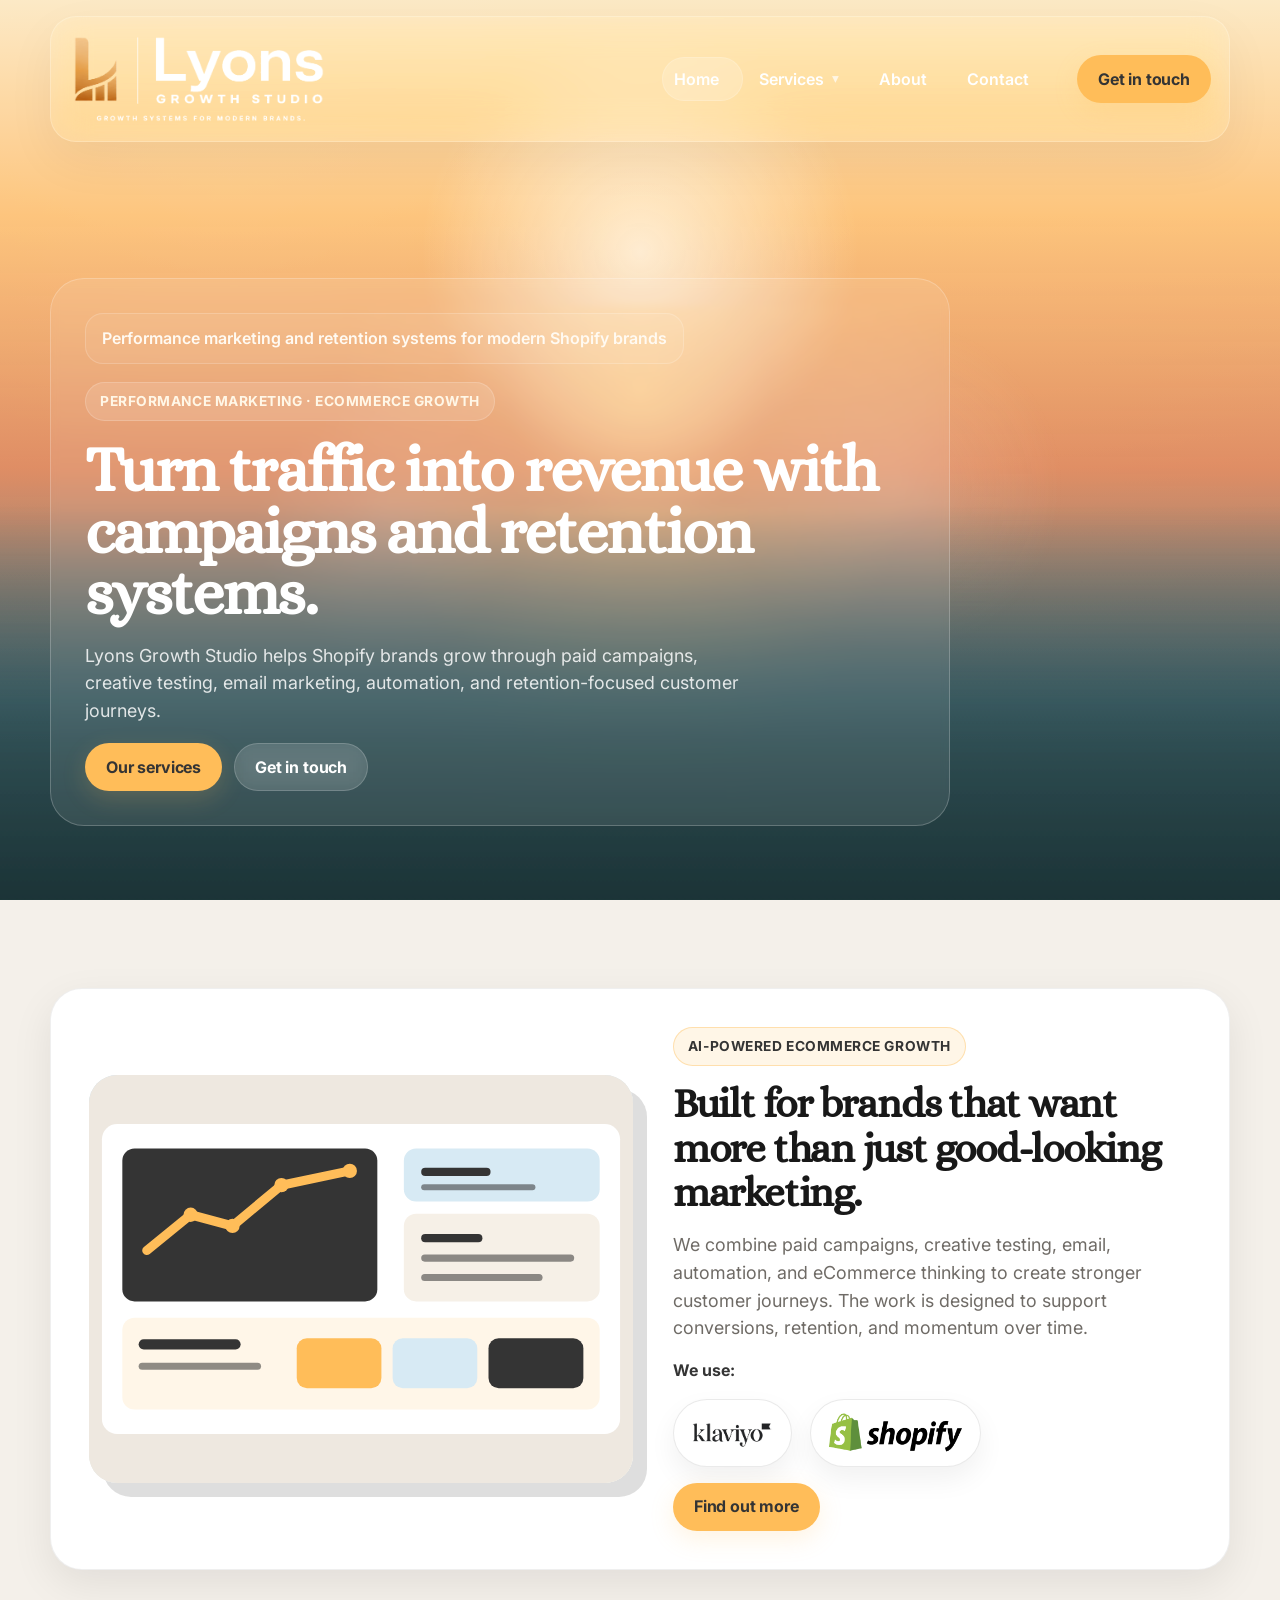
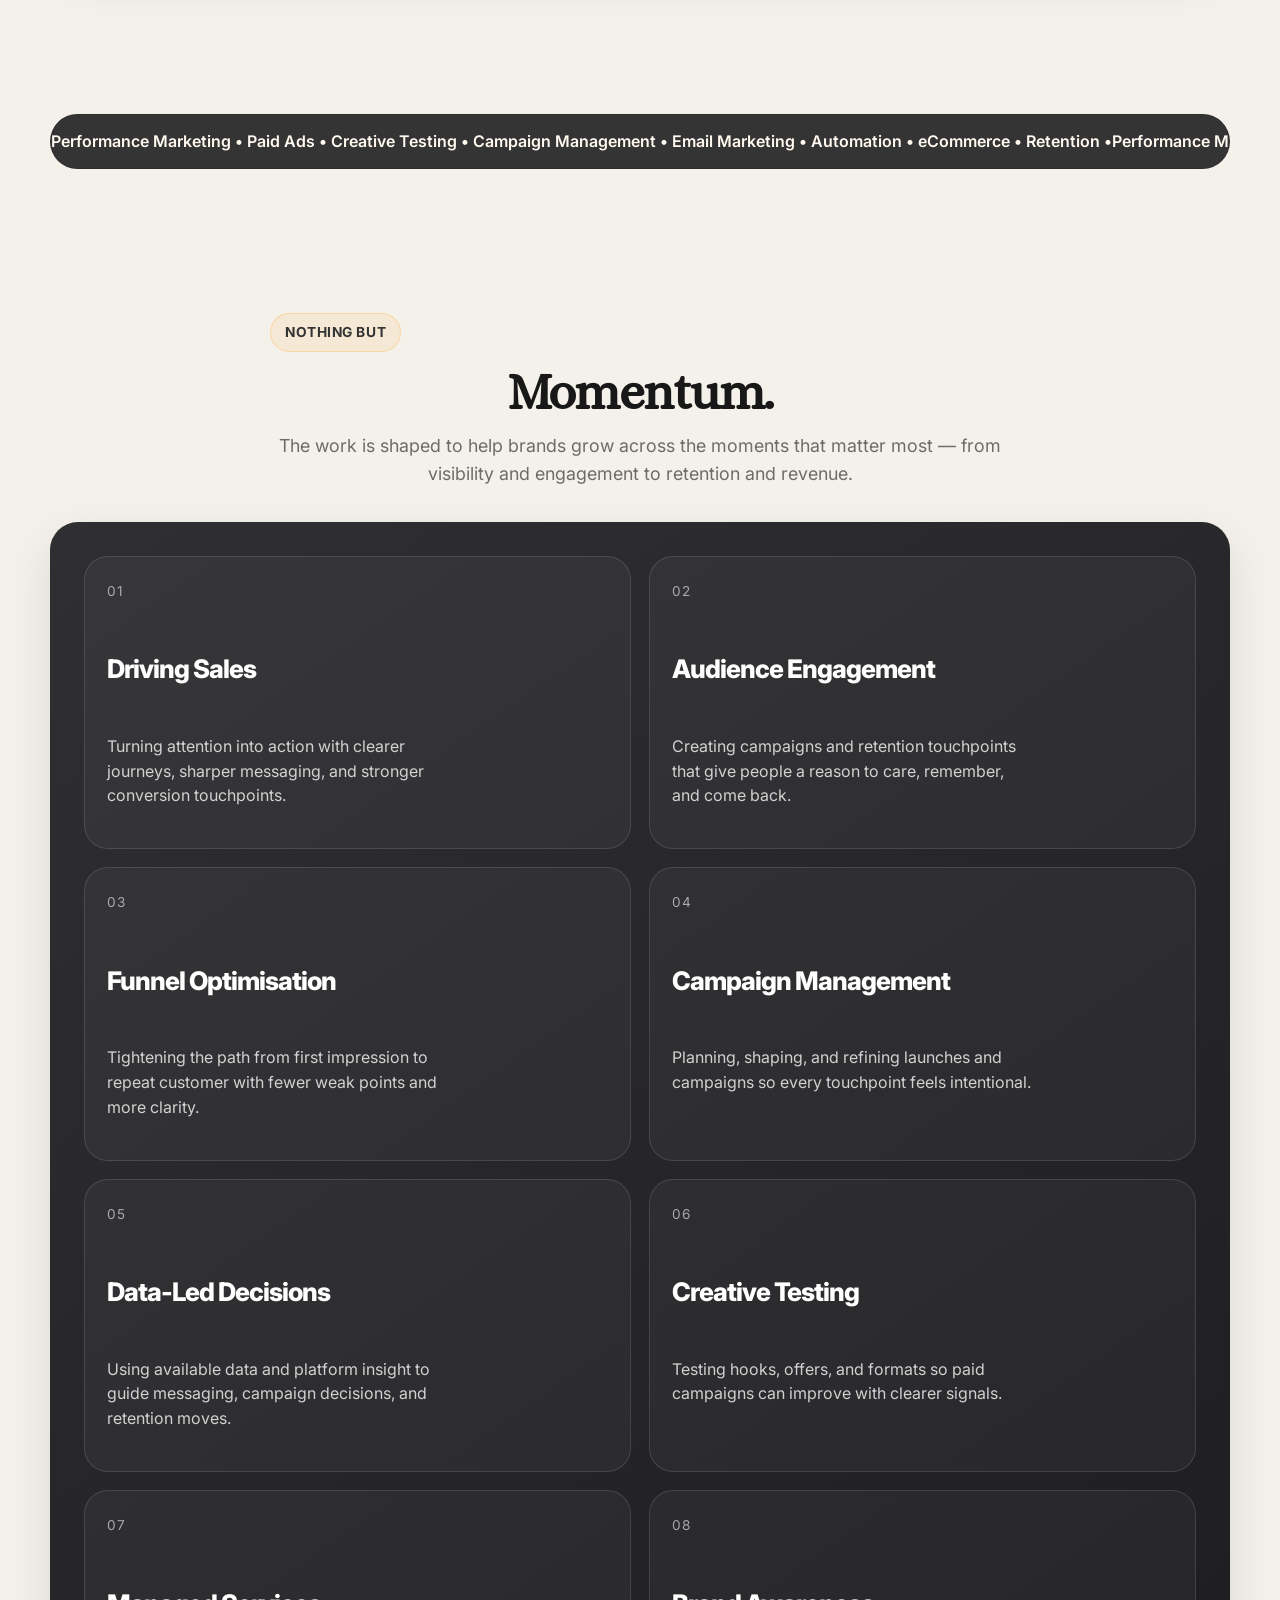
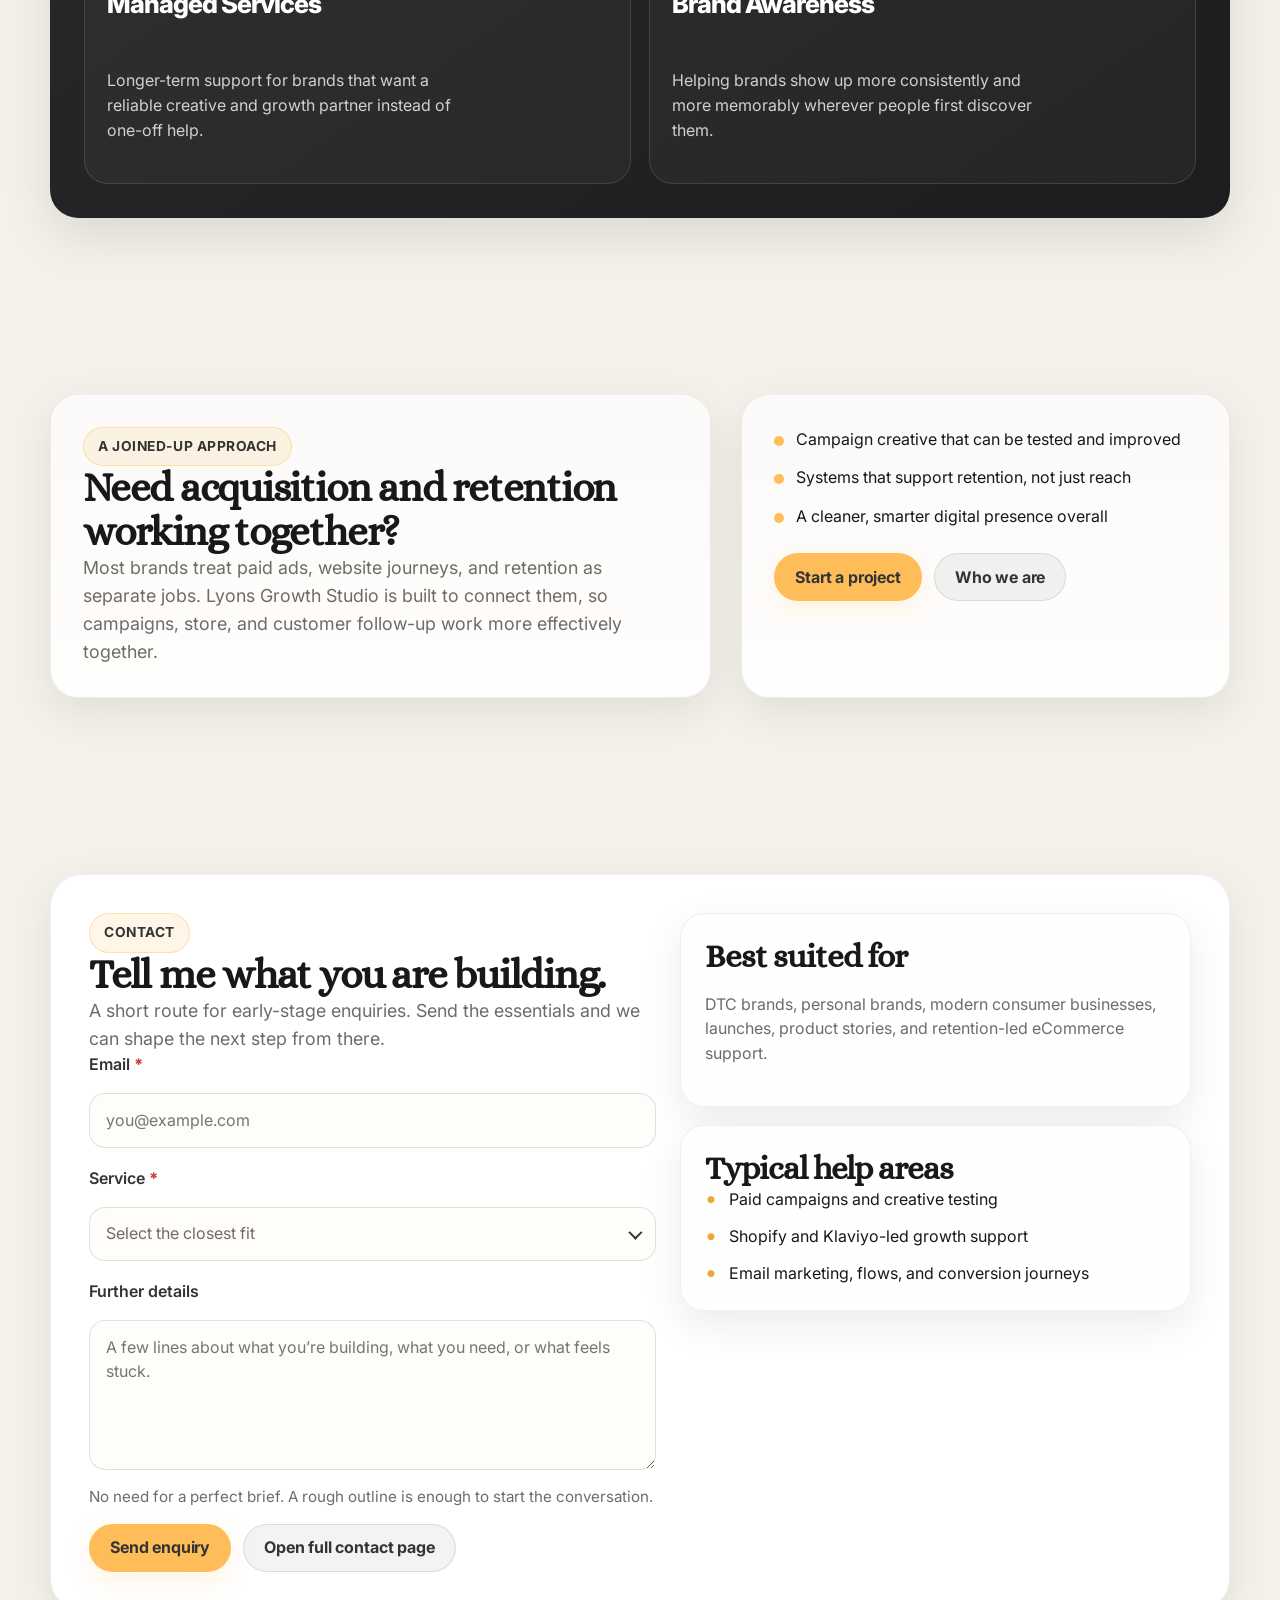
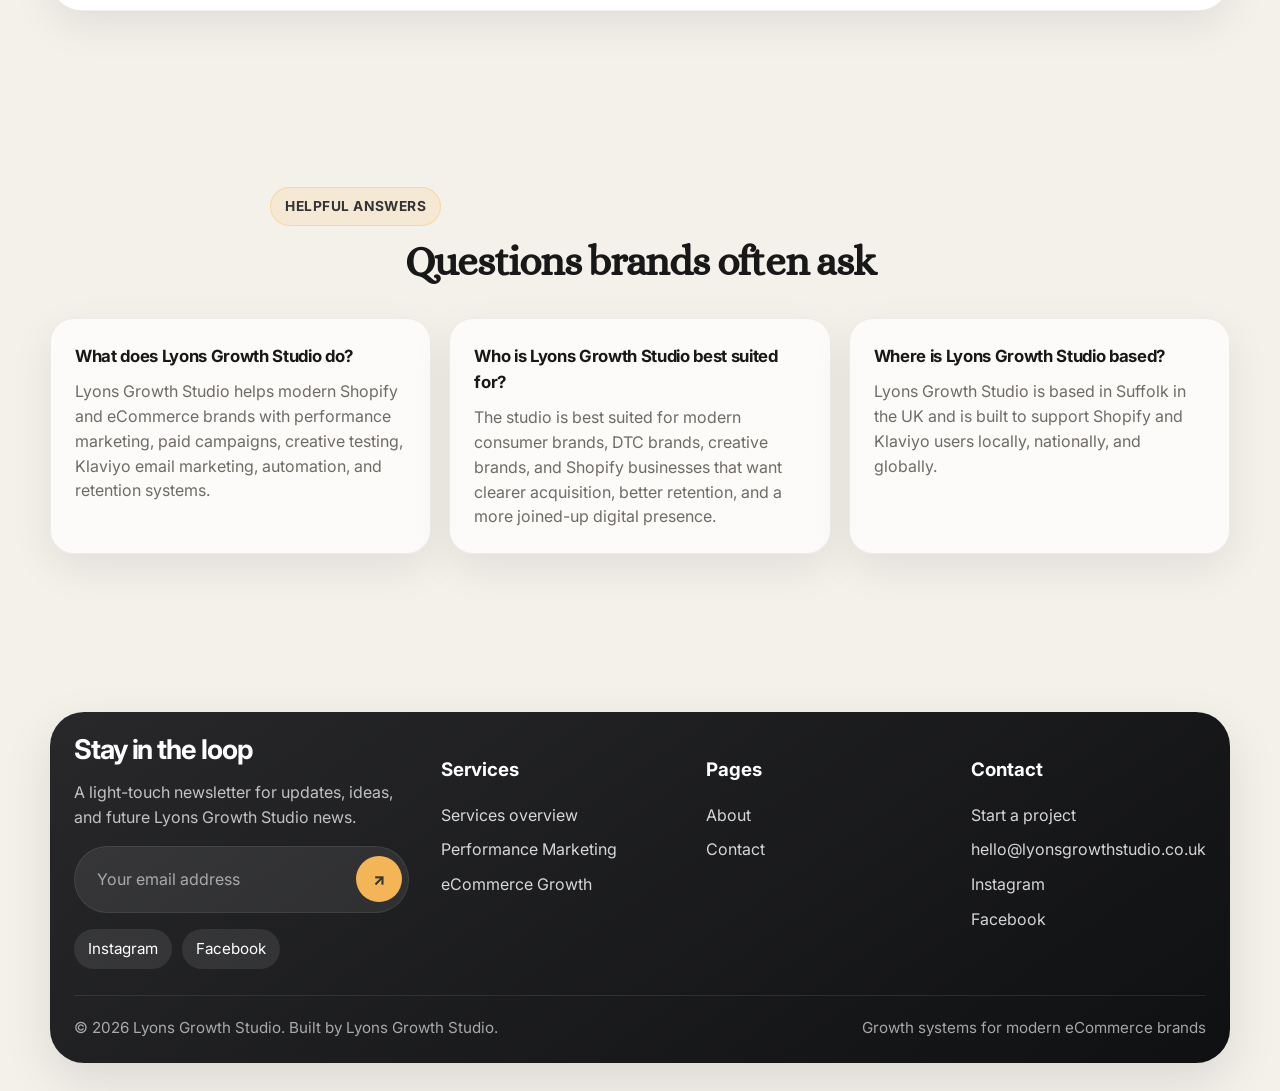
<file: index.html>
<!doctype html>
<html lang="en">
<head>
  <meta charset="utf-8">
  <meta name="viewport" content="width=device-width, initial-scale=1">
  <title>Lyons Growth Studio | Shopify Growth, Paid Ads &amp; Klaviyo</title>
  <meta name="description" content="Lyons Growth Studio helps modern Shopify brands grow through paid ads, creative testing, Klaviyo email marketing, automations, and retention-focused eCommerce systems.">
  <meta name="robots" content="index, follow, max-image-preview:large">
  <meta name="author" content="Lyons Growth Studio">
  <meta name="theme-color" content="#ffbd59">
  <link rel="canonical" href="https://lyonsgrowthstudio.co.uk/">
  <meta property="og:title" content="Lyons Growth Studio | Shopify Growth, Paid Ads &amp; Klaviyo">
  <meta property="og:description" content="Lyons Growth Studio helps modern Shopify brands grow through paid ads, creative testing, Klaviyo email marketing, automations, and retention-focused eCommerce systems.">
  <meta property="og:type" content="website">
  <meta property="og:url" content="https://lyonsgrowthstudio.co.uk/">
  <meta property="og:site_name" content="Lyons Growth Studio">
  <meta property="og:locale" content="en_GB">
  <meta property="og:image" content="https://lyonsgrowthstudio.co.uk/assets/img/social-share.png">
  <meta property="og:image:secure_url" content="https://lyonsgrowthstudio.co.uk/assets/img/social-share.png">
  <meta property="og:image:width" content="1200">
  <meta property="og:image:height" content="630">
  <meta property="og:image:type" content="image/png">
  <meta property="og:image:alt" content="Lyons Growth Studio logo over a warm abstract hero background.">
  <meta name="twitter:card" content="summary_large_image">
  <meta name="twitter:title" content="Lyons Growth Studio | Shopify Growth, Paid Ads &amp; Klaviyo">
  <meta name="twitter:description" content="Lyons Growth Studio helps modern Shopify brands grow through paid ads, creative testing, Klaviyo email marketing, automations, and retention-focused eCommerce systems.">
  <meta name="twitter:image" content="https://lyonsgrowthstudio.co.uk/assets/img/social-share.png">
  <meta name="twitter:image:alt" content="Lyons Growth Studio logo over a warm abstract hero background.">
  <link rel="stylesheet" href="assets/css/styles.css">
  <link rel="icon" href="assets/img/favicon.ico" sizes="any">
  <link rel="icon" href="assets/img/favicon.png" type="image/png">
  <link rel="apple-touch-icon" href="assets/img/favicon.png">
  <script type="application/ld+json">
{"@context":"https://schema.org","@graph":[{"@type":["Organization","ProfessionalService"],"@id":"https://lyonsgrowthstudio.co.uk/#organization","name":"Lyons Growth Studio","url":"https://lyonsgrowthstudio.co.uk/","logo":"https://lyonsgrowthstudio.co.uk/assets/img/lyons-growth-logo-main.png","image":"https://lyonsgrowthstudio.co.uk/assets/img/social-share.png","email":"hello@lyonsgrowthstudio.co.uk","founder":{"@type":"Person","name":"Trent Lyons"},"address":{"@type":"PostalAddress","addressRegion":"Suffolk","addressCountry":"GB"},"areaServed":["Suffolk","United Kingdom","Worldwide"],"sameAs":["https://www.instagram.com/lyonsgrowthstudio/","https://www.facebook.com/LyonsGrowthStudio/"],"description":"Lyons Growth Studio helps modern Shopify and eCommerce brands grow through performance marketing, Klaviyo email marketing, automation, Shopify support, creative testing, and retention systems.","serviceType":["Performance marketing","Paid ads management","Shopify support","Klaviyo email marketing","eCommerce growth","Marketing automation"]},{"@type":"WebSite","@id":"https://lyonsgrowthstudio.co.uk/#website","url":"https://lyonsgrowthstudio.co.uk/","name":"Lyons Growth Studio","publisher":{"@id":"https://lyonsgrowthstudio.co.uk/#organization"},"inLanguage":"en-GB"},{"@type":"WebPage","@id":"https://lyonsgrowthstudio.co.uk/#webpage","url":"https://lyonsgrowthstudio.co.uk/","name":"Lyons Growth Studio | Shopify Growth, Paid Ads & Klaviyo","description":"Lyons Growth Studio helps modern Shopify brands grow through paid ads, creative testing, Klaviyo email marketing, automations, and retention-focused eCommerce systems.","isPartOf":{"@id":"https://lyonsgrowthstudio.co.uk/#website"},"about":{"@id":"https://lyonsgrowthstudio.co.uk/#organization"},"publisher":{"@id":"https://lyonsgrowthstudio.co.uk/#organization"},"primaryImageOfPage":"https://lyonsgrowthstudio.co.uk/assets/img/social-share.png","inLanguage":"en-GB"},{"@type":"BreadcrumbList","@id":"https://lyonsgrowthstudio.co.uk/#breadcrumb","itemListElement":[{"@type":"ListItem","position":1,"name":"Home","item":"https://lyonsgrowthstudio.co.uk/"}]},{"@type":"FAQPage","@id":"https://lyonsgrowthstudio.co.uk/#faq","mainEntity":[{"@type":"Question","name":"What does Lyons Growth Studio do?","acceptedAnswer":{"@type":"Answer","text":"Lyons Growth Studio helps modern Shopify and eCommerce brands with performance marketing, paid campaigns, creative testing, Klaviyo email marketing, automation, and retention systems."}},{"@type":"Question","name":"Who is Lyons Growth Studio best suited for?","acceptedAnswer":{"@type":"Answer","text":"The studio is best suited for modern consumer brands, DTC brands, creative brands, and Shopify businesses that want clearer acquisition, better retention, and a more joined-up digital presence."}},{"@type":"Question","name":"Where is Lyons Growth Studio based?","acceptedAnswer":{"@type":"Answer","text":"Lyons Growth Studio is based in Suffolk in the UK and is built to support Shopify and Klaviyo users locally, nationally, and globally."}}]}]}
  </script>
</head>
<body>
  <a class="skip-link" href="#main">Skip to content</a>
  <div class="page-shell">
    
<header class="site-header is-overlay">
  <div class="header-shell">
    <a class="brand" href="index.html" aria-label="Lyons Growth Studio home">
      <img class="brand-logo brand-logo-full" src="assets/img/lyons-growth-logo-main-white.png" alt="Lyons Growth Studio" decoding="async">
      <img class="brand-logo brand-logo-icon" src="assets/img/lyons-growth-icon.png" alt="Lyons Growth Studio icon" decoding="async">
    </a>
    <div class="nav-wrap">
      <button class="nav-toggle" aria-expanded="false" aria-controls="primary-nav" aria-label="Open menu">☰</button>
      <nav class="site-nav" id="primary-nav" aria-label="Primary">
        <ul class="nav-list">
          <li class="nav-pill" aria-hidden="true" role="presentation"></li>
          <li class="nav-item is-current" data-pill="true">
            <a class="nav-link" href="index.html">Home</a>
            
        </li><li class="nav-item has-dropdown" data-pill="true">
            <a class="nav-link" href="services.html">Services <span class="caret">▾</span></a>
            <div class="nav-dropdown"><a class="dropdown-link" href="performance-marketing.html">
                  <strong>Performance Marketing</strong>
                  <span>Paid ads, campaign management, creative testing</span>
                </a><a class="dropdown-link" href="ecommerce-growth.html">
                  <strong>eCommerce Growth</strong>
                  <span>Shopify, Klaviyo, flows, campaigns, retention</span>
                </a></div>
        </li><li class="nav-item" data-pill="true">
            <a class="nav-link" href="about.html">About</a>
            
        </li><li class="nav-item" data-pill="true">
            <a class="nav-link" href="contact.html">Contact</a>
            
        </li>
        </ul>
      </nav>
      <a class="btn nav-cta" href="contact.html">Get in touch</a>
    </div>
  </div>
</header>

    <main id="main">
      
<section class="hero hero-parallax" data-parallax>
  <div class="hero-media" aria-hidden="true">
    <div class="hero-parallax-layer hero-sky"></div>
    <div class="hero-parallax-layer hero-glow"></div>
    <div class="hero-parallax-layer hero-horizon"></div>
    <div class="hero-grain"></div>
  </div>
  <div class="hero-inner">
    <div class="hero-frame">
      <div class="hero-topnote">Performance marketing and retention systems for modern Shopify brands</div>
      <div class="hero-copy">
        <span class="eyebrow dark">Performance Marketing · eCommerce Growth</span>
        <h1 class="display is-light">Turn traffic into revenue with campaigns and retention systems.</h1>
        <p class="lead">Lyons Growth Studio helps Shopify brands grow through paid campaigns, creative testing, email marketing, automation, and retention-focused customer journeys.</p>
        <div class="btn-row">
          <a class="btn" href="services.html">Our services</a>
          <a class="btn ghost" href="contact.html">Get in touch</a>
        </div>
      </div>
    </div>
  </div>
</section>

<section class="section">
  <div class="container">
    <div class="section-card" style="padding: clamp(22px, 4vw, 38px);">
      <div class="two-col">
        <div class="image-card">
          <img src="assets/img/service-growth.svg" alt="Abstract illustration representing eCommerce growth systems" loading="lazy" decoding="async">
        </div>
        <div class="flow">
          <span class="eyebrow">AI-powered eCommerce growth</span>
          <h2 class="title-lg">Built for brands that want more than just good-looking marketing.</h2>
          <p class="lead">We combine paid campaigns, creative testing, email, automation, and eCommerce thinking to create stronger customer journeys. The work is designed to support conversions, retention, and momentum over time.</p>
          <p class="kicker">We use:</p>
          <div class="logo-row logo-row-images" aria-label="Tools used">
            <a class="logo-chip logo-chip-image" href="https://www.klaviyo.com" target="_blank" rel="noreferrer" aria-label="Klaviyo website">
              <img src="assets/img/klaviyo-logo.png" alt="Klaviyo" loading="lazy" decoding="async">
            </a>
            <a class="logo-chip logo-chip-image" href="https://www.shopify.com" target="_blank" rel="noreferrer" aria-label="Shopify website">
              <img src="assets/img/shopify-logo.png" alt="Shopify" loading="lazy" decoding="async">
            </a>
          </div>
          <div class="btn-row">
            <a class="btn" href="ecommerce-growth.html">Find out more</a>
          </div>
        </div>
      </div>
    </div>
  </div>
</section>

<section class="section-tight">
  <div class="container">
    <div class="ticker-wrap" aria-label="Scrolling services banner">
      <div class="ticker">
        <span>Performance Marketing • Paid Ads • Creative Testing • Campaign Management • Email Marketing • Automation • eCommerce • Retention • </span>
        <span aria-hidden="true">Performance Marketing • Paid Ads • Creative Testing • Campaign Management • Email Marketing • Automation • eCommerce • Retention • </span>
      </div>
    </div>
  </div>
</section>

<section class="section">
  <div class="container">
    <div class="section-head" style="text-align:center; margin-inline:auto;">
      <span class="eyebrow">Nothing but</span>
      <h2 class="title-xl">Momentum.</h2>
      <p class="lead" style="margin-inline:auto;">The work is shaped to help brands grow across the moments that matter most — from visibility and engagement to retention and revenue.</p>
    </div>
    <div class="dark-panel">
      <div class="roll-grid">
        
        <article class="roll-card">
          <p class="label">01</p>
          <div class="roll-headline">
            <div class="roll-track">
              <div class="roll-primary">Driving Sales</div>
              <div class="roll-secondary">Conversion Paths</div>
            </div>
          </div>
          <p class="roll-body">Turning attention into action with clearer journeys, sharper messaging, and stronger conversion touchpoints.</p>
        </article>
        
        <article class="roll-card">
          <p class="label">02</p>
          <div class="roll-headline">
            <div class="roll-track">
              <div class="roll-primary">Audience Engagement</div>
              <div class="roll-secondary">Return Visits</div>
            </div>
          </div>
          <p class="roll-body">Creating campaigns and retention touchpoints that give people a reason to care, remember, and come back.</p>
        </article>
        
        <article class="roll-card">
          <p class="label">03</p>
          <div class="roll-headline">
            <div class="roll-track">
              <div class="roll-primary">Funnel Optimisation</div>
              <div class="roll-secondary">Smoother Journeys</div>
            </div>
          </div>
          <p class="roll-body">Tightening the path from first impression to repeat customer with fewer weak points and more clarity.</p>
        </article>
        
        <article class="roll-card">
          <p class="label">04</p>
          <div class="roll-headline">
            <div class="roll-track">
              <div class="roll-primary">Campaign Management</div>
              <div class="roll-secondary">Sharper Launches</div>
            </div>
          </div>
          <p class="roll-body">Planning, shaping, and refining launches and campaigns so every touchpoint feels intentional.</p>
        </article>
        
        <article class="roll-card">
          <p class="label">05</p>
          <div class="roll-headline">
            <div class="roll-track">
              <div class="roll-primary">Data-Led Decisions</div>
              <div class="roll-secondary">Clearer Insight</div>
            </div>
          </div>
          <p class="roll-body">Using available data and platform insight to guide messaging, campaign decisions, and retention moves.</p>
        </article>
        
        <article class="roll-card">
          <p class="label">06</p>
          <div class="roll-headline">
            <div class="roll-track">
              <div class="roll-primary">Creative Testing</div>
              <div class="roll-secondary">Sharper Ads</div>
            </div>
          </div>
          <p class="roll-body">Testing hooks, offers, and formats so paid campaigns can improve with clearer signals.</p>
        </article>
        
        <article class="roll-card">
          <p class="label">07</p>
          <div class="roll-headline">
            <div class="roll-track">
              <div class="roll-primary">Managed Services</div>
              <div class="roll-secondary">Ongoing Support</div>
            </div>
          </div>
          <p class="roll-body">Longer-term support for brands that want a reliable creative and growth partner instead of one-off help.</p>
        </article>
        
        <article class="roll-card">
          <p class="label">08</p>
          <div class="roll-headline">
            <div class="roll-track">
              <div class="roll-primary">Brand Awareness</div>
              <div class="roll-secondary">Memorable Presence</div>
            </div>
          </div>
          <p class="roll-body">Helping brands show up more consistently and more memorably wherever people first discover them.</p>
        </article>
        
      </div>
    </div>
  </div>
</section>

<section class="section">
  <div class="container">
    <div class="split-cta">
      <div class="panel">
        <span class="eyebrow">A joined-up approach</span>
        <h2 class="title-lg">Need acquisition and retention working together?</h2>
        <p class="lead">Most brands treat paid ads, website journeys, and retention as separate jobs. Lyons Growth Studio is built to connect them, so campaigns, store, and customer follow-up work more effectively together.</p>
      </div>
      <div class="panel">
        <ul class="list-points">
          <li>Campaign creative that can be tested and improved</li>
          <li>Systems that support retention, not just reach</li>
          <li>A cleaner, smarter digital presence overall</li>
        </ul>
        <div class="btn-row" style="margin-top: 24px;">
          <a class="btn" href="contact.html">Start a project</a>
          <a class="btn ghost-dark" href="about.html">Who we are</a>
        </div>
      </div>
    </div>
  </div>
</section>

<section class="section">
  <div class="container">
    <div class="section-card" style="padding: clamp(22px, 4vw, 38px);">
      <div class="contact-shell">
        <div>
          <span class="eyebrow">Contact</span>
          <h2 class="title-lg">Tell me what you are building.</h2>
          <p class="lead">A short route for early-stage enquiries. Send the essentials and we can shape the next step from there.</p>
          <form class="form-card contact-form ajax-form" style="padding:0; box-shadow:none; border:none; background:transparent;" action="https://formspree.io/f/xaqabnon" method="POST" data-ajax-form data-success-message="Thanks — your enquiry has been sent. I’ll come back to you soon.">
            <input type="hidden" name="_subject" value="New homepage enquiry from Lyons Growth Studio">
            <div class="form-grid">
              <div class="field field-full floating-field">
                <label for="home-email">Email <span class="required-star" aria-hidden="true">*</span></label>
                <input id="home-email" name="email" type="email" placeholder="you@example.com" autocomplete="email" required>
              </div>
              <div class="field field-full floating-field">
                <label for="home-service">Service <span class="required-star" aria-hidden="true">*</span></label>
                <div class="custom-select" data-custom-select>
                  <select id="home-service" name="service" class="native-select-hidden" required tabindex="-1" aria-hidden="true">
                    <option value="">Select the closest fit</option>
                    <option value="Performance Marketing">Performance Marketing</option>
                    <option value="eCommerce Growth">eCommerce Growth</option>
                    <option value="Both / not sure yet">Both / not sure yet</option>
                  </select>
                  <button class="custom-select-trigger is-placeholder" type="button" aria-haspopup="listbox" aria-expanded="false">
                    <span>Select the closest fit</span>
                    <span class="custom-select-arrow" aria-hidden="true"></span>
                  </button>
                  <div class="custom-select-menu" role="listbox" aria-label="Service options">
                    <button type="button" role="option" data-value="Performance Marketing">Performance Marketing</button>
                    <button type="button" role="option" data-value="eCommerce Growth">eCommerce Growth</button>
                    <button type="button" role="option" data-value="Both / not sure yet">Both / not sure yet</button>
                  </div>
                </div>
              </div>
              <div class="field-full floating-field">
                <label for="home-details">Further details</label>
                <textarea id="home-details" name="further_details" placeholder="A few lines about what you’re building, what you need, or what feels stuck."></textarea>
              </div>
            </div>
            <p class="form-note">No need for a perfect brief. A rough outline is enough to start the conversation.</p>
            <div class="form-status" role="status" aria-live="polite"></div>
            <div class="btn-row">
              <button class="btn" type="submit">Send enquiry</button>
              <a class="btn ghost-dark" href="contact.html">Open full contact page</a>
            </div>
          </form>
        </div>
        <div class="info-stack">
          <div class="info-card">
            <h3 class="title-md">Best suited for</h3>
            <p class="muted">DTC brands, personal brands, modern consumer businesses, launches, product stories, and retention-led eCommerce support.</p>
          </div>
          <div class="info-card">
            <h3 class="title-md">Typical help areas</h3>
            <ul class="check-list">
              <li>Paid campaigns and creative testing</li>
              <li>Shopify and Klaviyo-led growth support</li>
              <li>Email marketing, flows, and conversion journeys</li>
            </ul>
          </div>
        </div>
      </div>
    </div>
  </div>
</section>

<section class="section seo-faq" aria-labelledby="faq-heading">
  <div class="container">
    <div class="section-head" style="text-align:center; margin-inline:auto;">
      <span class="eyebrow">Helpful answers</span>
      <h2 class="title-lg" id="faq-heading">Questions brands often ask</h2>
    </div>
    <div class="faq-grid">
        <article class="faq-card">
          <h3>What does Lyons Growth Studio do?</h3>
          <p>Lyons Growth Studio helps modern Shopify and eCommerce brands with performance marketing, paid campaigns, creative testing, Klaviyo email marketing, automation, and retention systems.</p>
        </article>
        <article class="faq-card">
          <h3>Who is Lyons Growth Studio best suited for?</h3>
          <p>The studio is best suited for modern consumer brands, DTC brands, creative brands, and Shopify businesses that want clearer acquisition, better retention, and a more joined-up digital presence.</p>
        </article>
        <article class="faq-card">
          <h3>Where is Lyons Growth Studio based?</h3>
          <p>Lyons Growth Studio is based in Suffolk in the UK and is built to support Shopify and Klaviyo users locally, nationally, and globally.</p>
        </article>
    </div>
  </div>
</section>

    </main>
    
<footer class="site-footer">
  <div class="footer-shell">
    <div class="footer-grid">
      <div>
        <h2 class="footer-title">Stay in the loop</h2>
        <p class="muted" style="color: rgba(255,255,255,.72); max-width: 38ch;">A light-touch newsletter for updates, ideas, and future Lyons Growth Studio news.</p>
        <form class="newsletter ajax-form" action="https://formspree.io/f/mpqkbgpd" method="POST" data-ajax-form data-success-message="Thanks — you’re on the list.">
          <input type="hidden" name="_subject" value="New newsletter signup from Lyons Growth Studio">
          <input type="email" name="email" placeholder="Your email address" aria-label="Email address for newsletter" required>
          <button type="submit" aria-label="Submit newsletter form">↗</button>
        </form>
        <div class="form-status newsletter-status" role="status" aria-live="polite"></div>
        <div class="social-row">
          <a class="social-link" href="https://www.instagram.com/lyonsgrowthstudio/" target="_blank" rel="noreferrer">Instagram</a>
          <a class="social-link" href="https://www.facebook.com/LyonsGrowthStudio/" target="_blank" rel="noreferrer">Facebook</a>
        </div>
      </div>
      <div>
        <h3>Services</h3>
        <ul class="footer-list">
          <li><a href="services.html">Services overview</a></li>
          <li><a href="performance-marketing.html">Performance Marketing</a></li>
          <li><a href="ecommerce-growth.html">eCommerce Growth</a></li>
        </ul>
      </div>
      <div>
        <h3>Pages</h3>
        <ul class="footer-list">
          <li><a href="about.html">About</a></li>
          <li><a href="contact.html">Contact</a></li>
        </ul>
      </div>
      <div>
        <h3>Contact</h3>
        <ul class="footer-list">
          <li><a href="contact.html">Start a project</a></li>
          <li><a href="mailto:hello@lyonsgrowthstudio.co.uk">hello@lyonsgrowthstudio.co.uk</a></li>
          <li><a href="https://www.instagram.com/lyonsgrowthstudio/" target="_blank" rel="noreferrer">Instagram</a></li>
          <li><a href="https://www.facebook.com/LyonsGrowthStudio/" target="_blank" rel="noreferrer">Facebook</a></li>
        </ul>
      </div>
    </div>
    <div class="footer-bottom">
      <span>© <span data-year></span> Lyons Growth Studio. Built by Lyons Growth Studio.</span>
      <span>Growth systems for modern eCommerce brands</span>
    </div>
  </div>
</footer>

  </div>
  <script src="assets/js/main.js"></script>
</body>
</html>
</file>
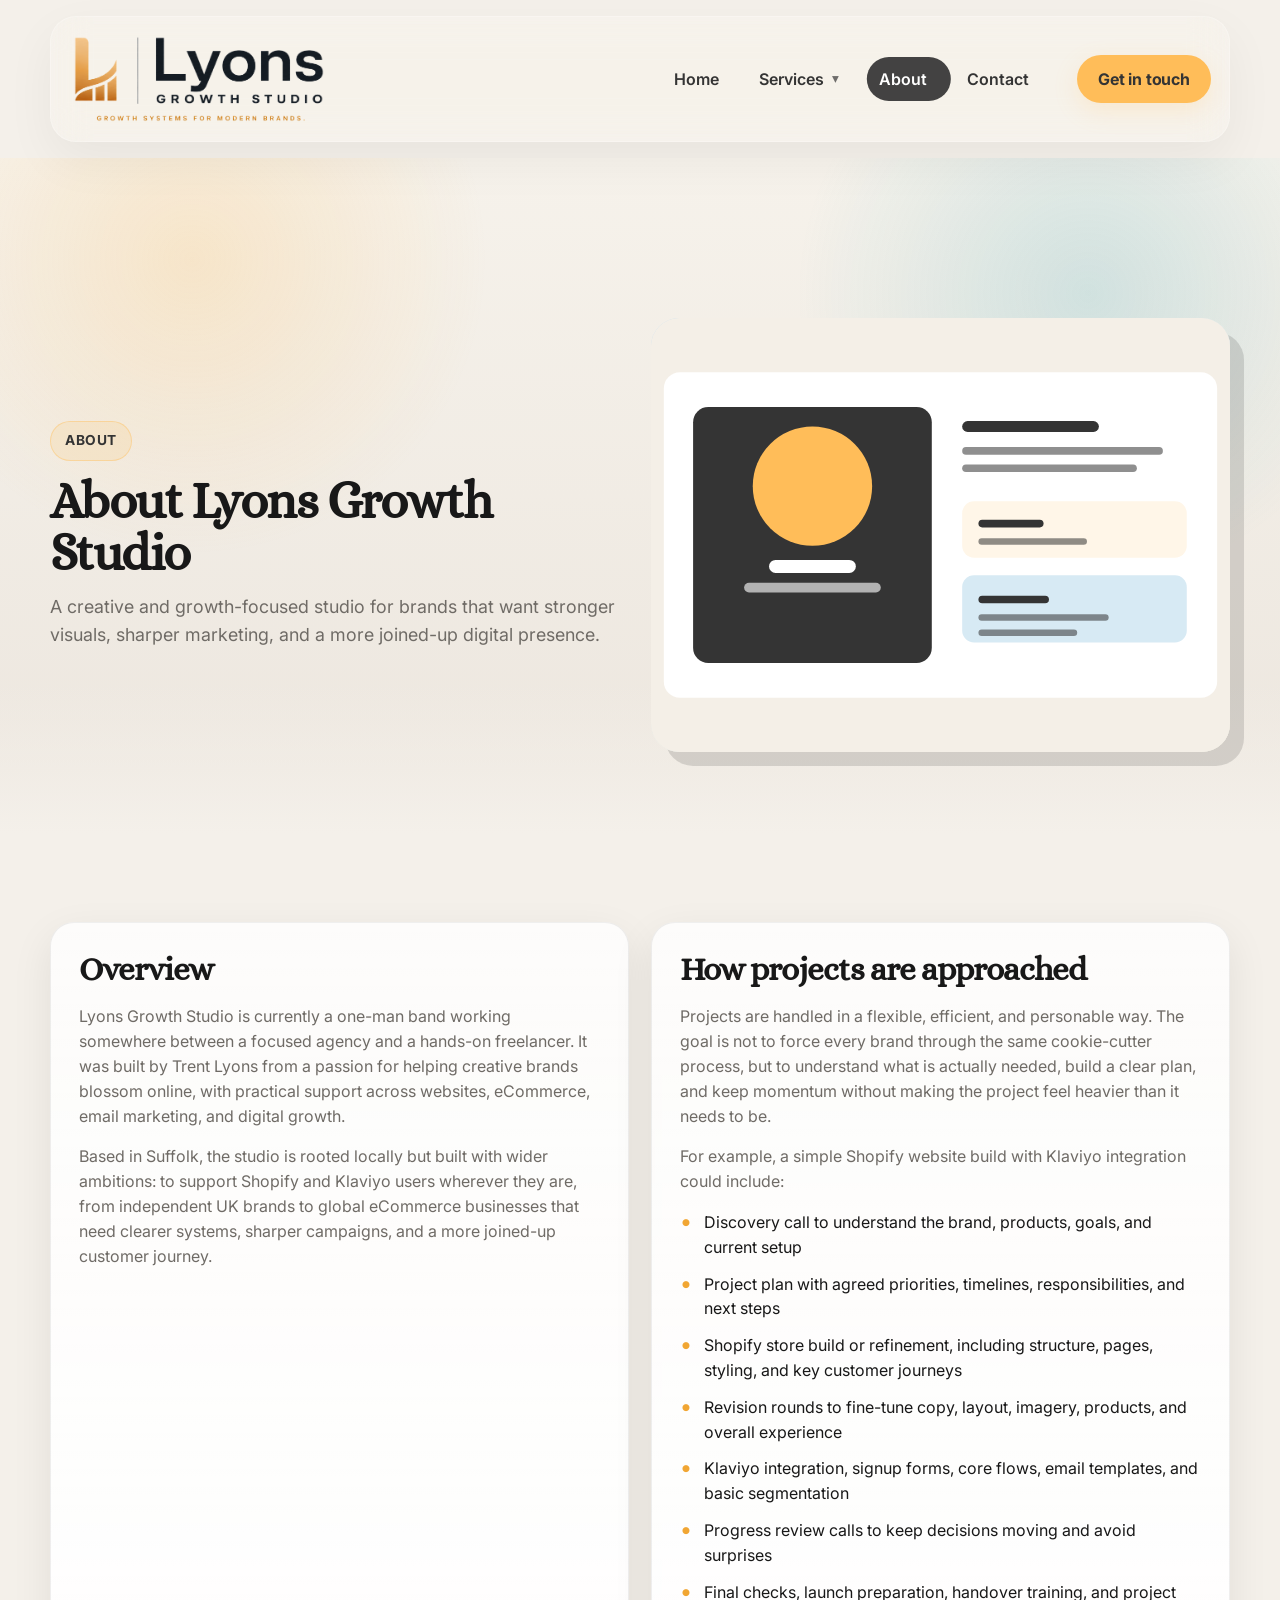
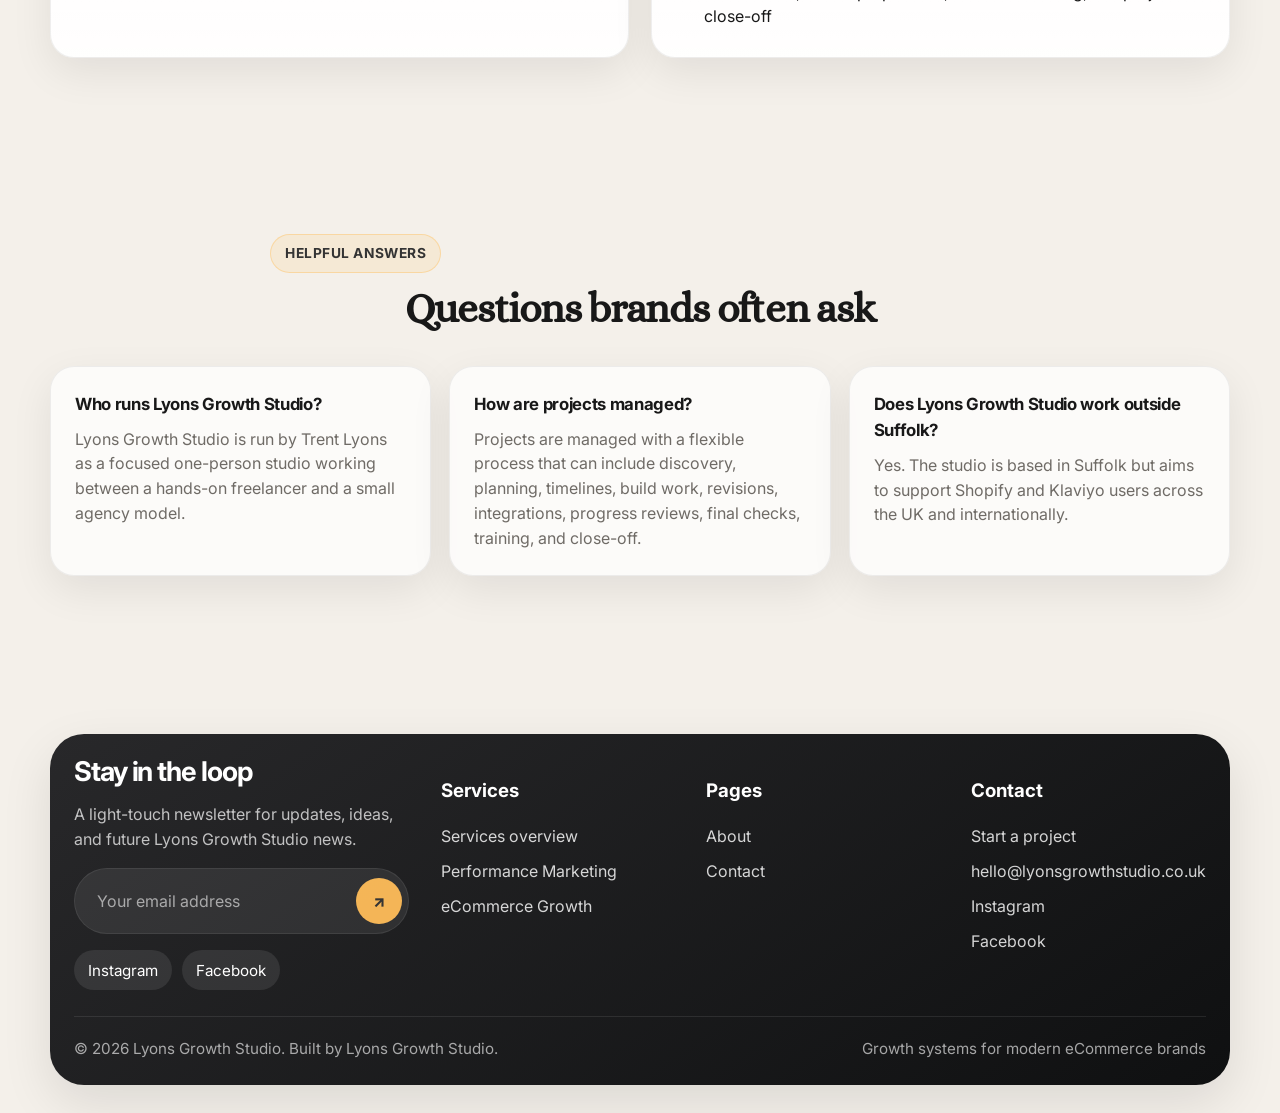
<file: about.html>
<!doctype html>
<html lang="en">
<head>
  <meta charset="utf-8">
  <meta name="viewport" content="width=device-width, initial-scale=1">
  <title>About Lyons Growth Studio | Suffolk Shopify &amp; Klaviyo Support</title>
  <meta name="description" content="Learn about Lyons Growth Studio, a Suffolk-based growth studio helping creative Shopify brands with websites, Klaviyo, performance marketing, and eCommerce systems.">
  <meta name="robots" content="index, follow, max-image-preview:large">
  <meta name="author" content="Lyons Growth Studio">
  <meta name="theme-color" content="#ffbd59">
  <link rel="canonical" href="https://lyonsgrowthstudio.co.uk/about.html">
  <meta property="og:title" content="About Lyons Growth Studio | Suffolk Shopify &amp; Klaviyo Support">
  <meta property="og:description" content="Learn about Lyons Growth Studio, a Suffolk-based growth studio helping creative Shopify brands with websites, Klaviyo, performance marketing, and eCommerce systems.">
  <meta property="og:type" content="website">
  <meta property="og:url" content="https://lyonsgrowthstudio.co.uk/about.html">
  <meta property="og:site_name" content="Lyons Growth Studio">
  <meta property="og:locale" content="en_GB">
  <meta property="og:image" content="https://lyonsgrowthstudio.co.uk/assets/img/social-share.png">
  <meta property="og:image:secure_url" content="https://lyonsgrowthstudio.co.uk/assets/img/social-share.png">
  <meta property="og:image:width" content="1200">
  <meta property="og:image:height" content="630">
  <meta property="og:image:type" content="image/png">
  <meta property="og:image:alt" content="Lyons Growth Studio logo over a warm abstract hero background.">
  <meta name="twitter:card" content="summary_large_image">
  <meta name="twitter:title" content="About Lyons Growth Studio | Suffolk Shopify &amp; Klaviyo Support">
  <meta name="twitter:description" content="Learn about Lyons Growth Studio, a Suffolk-based growth studio helping creative Shopify brands with websites, Klaviyo, performance marketing, and eCommerce systems.">
  <meta name="twitter:image" content="https://lyonsgrowthstudio.co.uk/assets/img/social-share.png">
  <meta name="twitter:image:alt" content="Lyons Growth Studio logo over a warm abstract hero background.">
  <link rel="stylesheet" href="assets/css/styles.css">
  <link rel="icon" href="assets/img/favicon.ico" sizes="any">
  <link rel="icon" href="assets/img/favicon.png" type="image/png">
  <link rel="apple-touch-icon" href="assets/img/favicon.png">
  <script type="application/ld+json">
{"@context":"https://schema.org","@graph":[{"@type":["Organization","ProfessionalService"],"@id":"https://lyonsgrowthstudio.co.uk/#organization","name":"Lyons Growth Studio","url":"https://lyonsgrowthstudio.co.uk/","logo":"https://lyonsgrowthstudio.co.uk/assets/img/lyons-growth-logo-main.png","image":"https://lyonsgrowthstudio.co.uk/assets/img/social-share.png","email":"hello@lyonsgrowthstudio.co.uk","founder":{"@type":"Person","name":"Trent Lyons"},"address":{"@type":"PostalAddress","addressRegion":"Suffolk","addressCountry":"GB"},"areaServed":["Suffolk","United Kingdom","Worldwide"],"sameAs":["https://www.instagram.com/lyonsgrowthstudio/","https://www.facebook.com/LyonsGrowthStudio/"],"description":"Lyons Growth Studio helps modern Shopify and eCommerce brands grow through performance marketing, Klaviyo email marketing, automation, Shopify support, creative testing, and retention systems.","serviceType":["Performance marketing","Paid ads management","Shopify support","Klaviyo email marketing","eCommerce growth","Marketing automation"]},{"@type":"WebSite","@id":"https://lyonsgrowthstudio.co.uk/#website","url":"https://lyonsgrowthstudio.co.uk/","name":"Lyons Growth Studio","publisher":{"@id":"https://lyonsgrowthstudio.co.uk/#organization"},"inLanguage":"en-GB"},{"@type":"WebPage","@id":"https://lyonsgrowthstudio.co.uk/about.html#webpage","url":"https://lyonsgrowthstudio.co.uk/about.html","name":"About Lyons Growth Studio | Suffolk Shopify & Klaviyo Support","description":"Learn about Lyons Growth Studio, a Suffolk-based growth studio helping creative Shopify brands with websites, Klaviyo, performance marketing, and eCommerce systems.","isPartOf":{"@id":"https://lyonsgrowthstudio.co.uk/#website"},"about":{"@id":"https://lyonsgrowthstudio.co.uk/#organization"},"publisher":{"@id":"https://lyonsgrowthstudio.co.uk/#organization"},"primaryImageOfPage":"https://lyonsgrowthstudio.co.uk/assets/img/social-share.png","inLanguage":"en-GB"},{"@type":"BreadcrumbList","@id":"https://lyonsgrowthstudio.co.uk/about.html#breadcrumb","itemListElement":[{"@type":"ListItem","position":1,"name":"Home","item":"https://lyonsgrowthstudio.co.uk/"},{"@type":"ListItem","position":2,"name":"About Lyons Growth Studio","item":"https://lyonsgrowthstudio.co.uk/about.html"}]},{"@type":"FAQPage","@id":"https://lyonsgrowthstudio.co.uk/about.html#faq","mainEntity":[{"@type":"Question","name":"Who runs Lyons Growth Studio?","acceptedAnswer":{"@type":"Answer","text":"Lyons Growth Studio is run by Trent Lyons as a focused one-person studio working between a hands-on freelancer and a small agency model."}},{"@type":"Question","name":"How are projects managed?","acceptedAnswer":{"@type":"Answer","text":"Projects are managed with a flexible process that can include discovery, planning, timelines, build work, revisions, integrations, progress reviews, final checks, training, and close-off."}},{"@type":"Question","name":"Does Lyons Growth Studio work outside Suffolk?","acceptedAnswer":{"@type":"Answer","text":"Yes. The studio is based in Suffolk but aims to support Shopify and Klaviyo users across the UK and internationally."}}]}]}
  </script>
</head>
<body>
  <a class="skip-link" href="#main">Skip to content</a>
  <div class="page-shell">
    
<header class="site-header">
  <div class="header-shell">
    <a class="brand" href="index.html" aria-label="Lyons Growth Studio home">
      <img class="brand-logo brand-logo-full" src="assets/img/lyons-growth-logo-main.png" alt="Lyons Growth Studio" decoding="async">
      <img class="brand-logo brand-logo-icon" src="assets/img/lyons-growth-icon.png" alt="Lyons Growth Studio icon" decoding="async">
    </a>
    <div class="nav-wrap">
      <button class="nav-toggle" aria-expanded="false" aria-controls="primary-nav" aria-label="Open menu">☰</button>
      <nav class="site-nav" id="primary-nav" aria-label="Primary">
        <ul class="nav-list">
          <li class="nav-pill" aria-hidden="true" role="presentation"></li>
          <li class="nav-item" data-pill="true">
            <a class="nav-link" href="index.html">Home</a>
            
        </li><li class="nav-item has-dropdown" data-pill="true">
            <a class="nav-link" href="services.html">Services <span class="caret">▾</span></a>
            <div class="nav-dropdown"><a class="dropdown-link" href="performance-marketing.html">
                  <strong>Performance Marketing</strong>
                  <span>Paid ads, campaign management, creative testing</span>
                </a><a class="dropdown-link" href="ecommerce-growth.html">
                  <strong>eCommerce Growth</strong>
                  <span>Shopify, Klaviyo, flows, campaigns, retention</span>
                </a></div>
        </li><li class="nav-item is-current" data-pill="true">
            <a class="nav-link" href="about.html">About</a>
            
        </li><li class="nav-item" data-pill="true">
            <a class="nav-link" href="contact.html">Contact</a>
            
        </li>
        </ul>
      </nav>
      <a class="btn nav-cta" href="contact.html">Get in touch</a>
    </div>
  </div>
</header>

    <main id="main">
      
<section class="page-hero">
  <div class="container">
    <div class="grid-2" style="align-items:center;">
      <div class="section-head" style="margin-bottom:0;">
        <span class="eyebrow">About</span>
        <h1 class="title-xl">About Lyons Growth Studio</h1>
        <p class="lead">A creative and growth-focused studio for brands that want stronger visuals, sharper marketing, and a more joined-up digital presence.</p>
      </div>
      <div class="image-card">
        <img src="assets/img/about-studio.svg" alt="Abstract studio illustration" loading="lazy" decoding="async">
      </div>
    </div>
  </div>
</section>

<section class="section">
  <div class="container grid-2">
    <div class="card soft">
      <h2 class="title-md">Overview</h2>
      <p class="muted">Lyons Growth Studio is currently a one-man band working somewhere between a focused agency and a hands-on freelancer. It was built by Trent Lyons from a passion for helping creative brands blossom online, with practical support across websites, eCommerce, email marketing, and digital growth.</p>
      <p class="muted">Based in Suffolk, the studio is rooted locally but built with wider ambitions: to support Shopify and Klaviyo users wherever they are, from independent UK brands to global eCommerce businesses that need clearer systems, sharper campaigns, and a more joined-up customer journey.</p>
    </div>
    <div class="card soft">
      <h2 class="title-md">How projects are approached</h2>
      <p class="muted">Projects are handled in a flexible, efficient, and personable way. The goal is not to force every brand through the same cookie-cutter process, but to understand what is actually needed, build a clear plan, and keep momentum without making the project feel heavier than it needs to be.</p>
      <p class="muted">For example, a simple Shopify website build with Klaviyo integration could include:</p>
      <ul class="check-list">
        <li>Discovery call to understand the brand, products, goals, and current setup</li>
        <li>Project plan with agreed priorities, timelines, responsibilities, and next steps</li>
        <li>Shopify store build or refinement, including structure, pages, styling, and key customer journeys</li>
        <li>Revision rounds to fine-tune copy, layout, imagery, products, and overall experience</li>
        <li>Klaviyo integration, signup forms, core flows, email templates, and basic segmentation</li>
        <li>Progress review calls to keep decisions moving and avoid surprises</li>
        <li>Final checks, launch preparation, handover training, and project close-off</li>
      </ul>
    </div>
  </div>
</section>

<section class="section seo-faq" aria-labelledby="faq-heading">
  <div class="container">
    <div class="section-head" style="text-align:center; margin-inline:auto;">
      <span class="eyebrow">Helpful answers</span>
      <h2 class="title-lg" id="faq-heading">Questions brands often ask</h2>
    </div>
    <div class="faq-grid">
        <article class="faq-card">
          <h3>Who runs Lyons Growth Studio?</h3>
          <p>Lyons Growth Studio is run by Trent Lyons as a focused one-person studio working between a hands-on freelancer and a small agency model.</p>
        </article>
        <article class="faq-card">
          <h3>How are projects managed?</h3>
          <p>Projects are managed with a flexible process that can include discovery, planning, timelines, build work, revisions, integrations, progress reviews, final checks, training, and close-off.</p>
        </article>
        <article class="faq-card">
          <h3>Does Lyons Growth Studio work outside Suffolk?</h3>
          <p>Yes. The studio is based in Suffolk but aims to support Shopify and Klaviyo users across the UK and internationally.</p>
        </article>
    </div>
  </div>
</section>

    </main>
    
<footer class="site-footer">
  <div class="footer-shell">
    <div class="footer-grid">
      <div>
        <h2 class="footer-title">Stay in the loop</h2>
        <p class="muted" style="color: rgba(255,255,255,.72); max-width: 38ch;">A light-touch newsletter for updates, ideas, and future Lyons Growth Studio news.</p>
        <form class="newsletter ajax-form" action="https://formspree.io/f/mpqkbgpd" method="POST" data-ajax-form data-success-message="Thanks — you’re on the list.">
          <input type="hidden" name="_subject" value="New newsletter signup from Lyons Growth Studio">
          <input type="email" name="email" placeholder="Your email address" aria-label="Email address for newsletter" required>
          <button type="submit" aria-label="Submit newsletter form">↗</button>
        </form>
        <div class="form-status newsletter-status" role="status" aria-live="polite"></div>
        <div class="social-row">
          <a class="social-link" href="https://www.instagram.com/lyonsgrowthstudio/" target="_blank" rel="noreferrer">Instagram</a>
          <a class="social-link" href="https://www.facebook.com/LyonsGrowthStudio/" target="_blank" rel="noreferrer">Facebook</a>
        </div>
      </div>
      <div>
        <h3>Services</h3>
        <ul class="footer-list">
          <li><a href="services.html">Services overview</a></li>
          <li><a href="performance-marketing.html">Performance Marketing</a></li>
          <li><a href="ecommerce-growth.html">eCommerce Growth</a></li>
        </ul>
      </div>
      <div>
        <h3>Pages</h3>
        <ul class="footer-list">
          <li><a href="about.html">About</a></li>
          <li><a href="contact.html">Contact</a></li>
        </ul>
      </div>
      <div>
        <h3>Contact</h3>
        <ul class="footer-list">
          <li><a href="contact.html">Start a project</a></li>
          <li><a href="mailto:hello@lyonsgrowthstudio.co.uk">hello@lyonsgrowthstudio.co.uk</a></li>
          <li><a href="https://www.instagram.com/lyonsgrowthstudio/" target="_blank" rel="noreferrer">Instagram</a></li>
          <li><a href="https://www.facebook.com/LyonsGrowthStudio/" target="_blank" rel="noreferrer">Facebook</a></li>
        </ul>
      </div>
    </div>
    <div class="footer-bottom">
      <span>© <span data-year></span> Lyons Growth Studio. Built by Lyons Growth Studio.</span>
      <span>Growth systems for modern eCommerce brands</span>
    </div>
  </div>
</footer>

  </div>
  <script src="assets/js/main.js"></script>
</body>
</html>
</file>
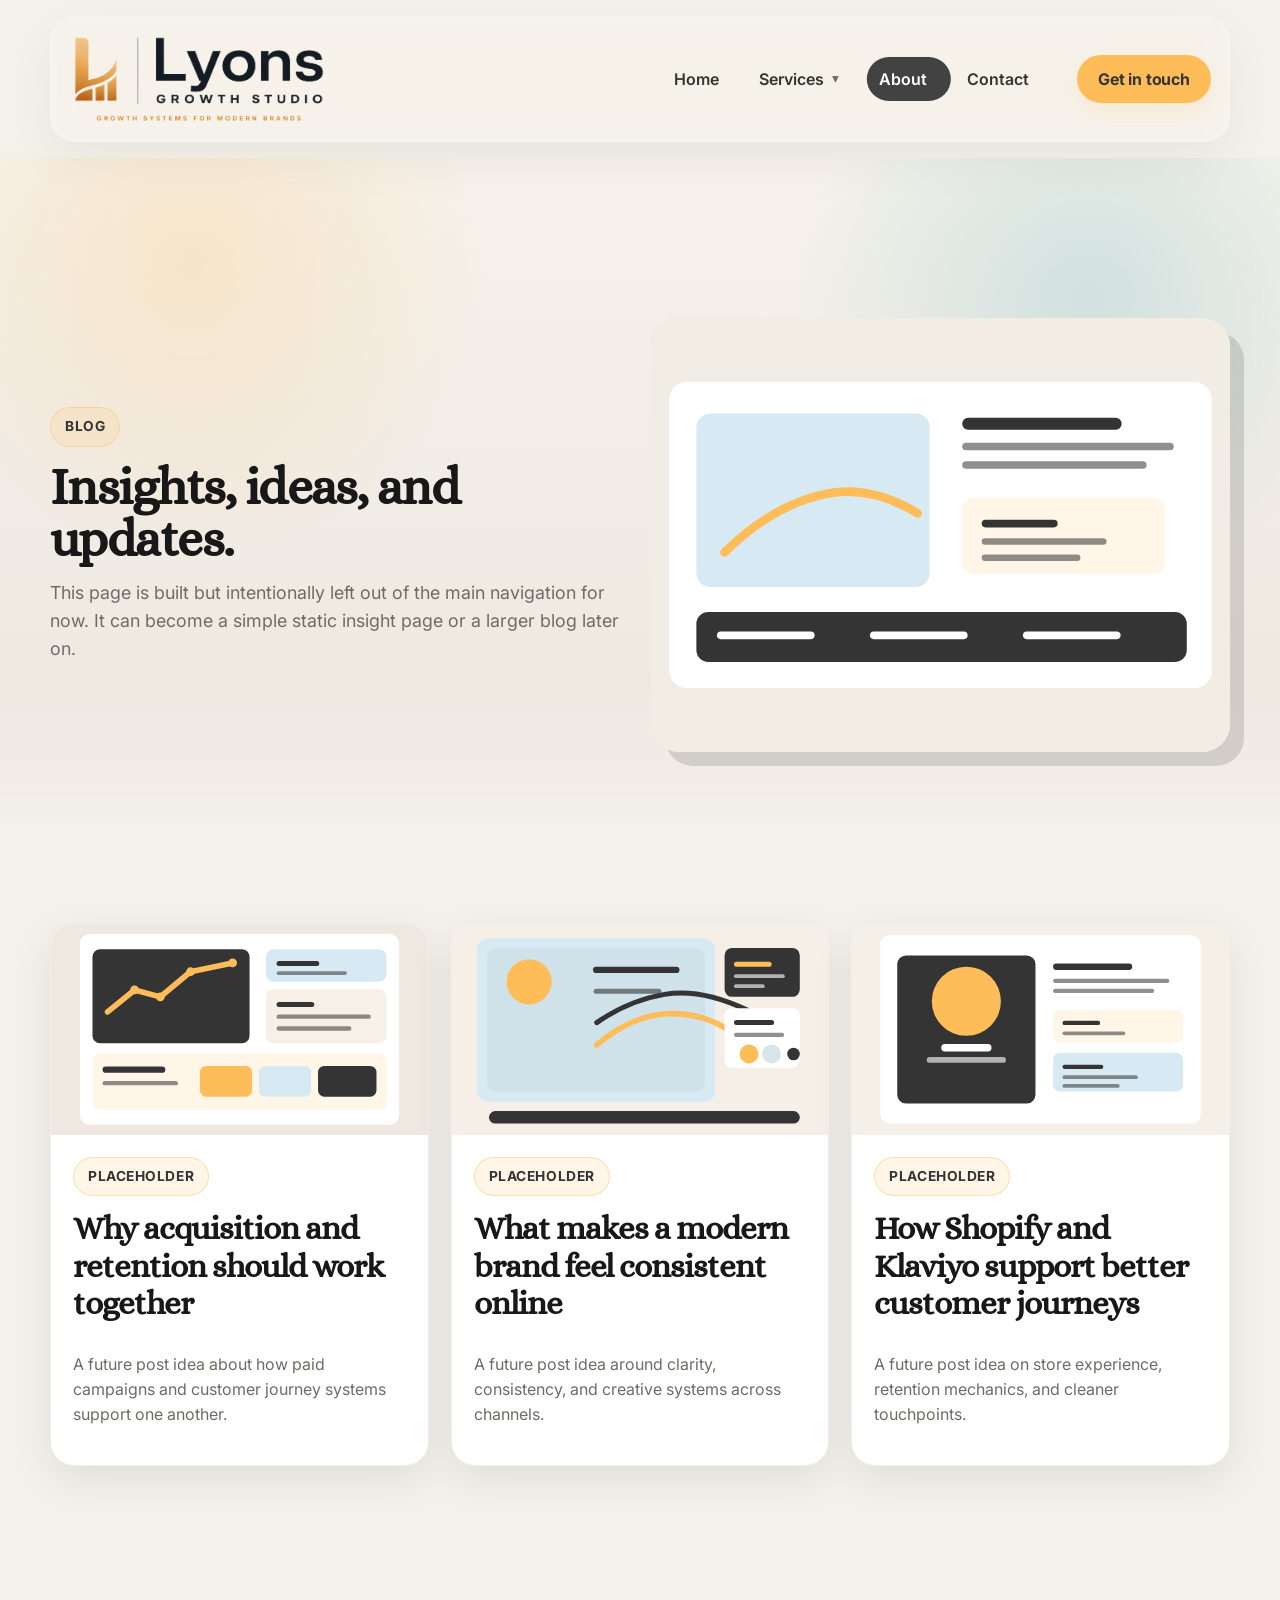
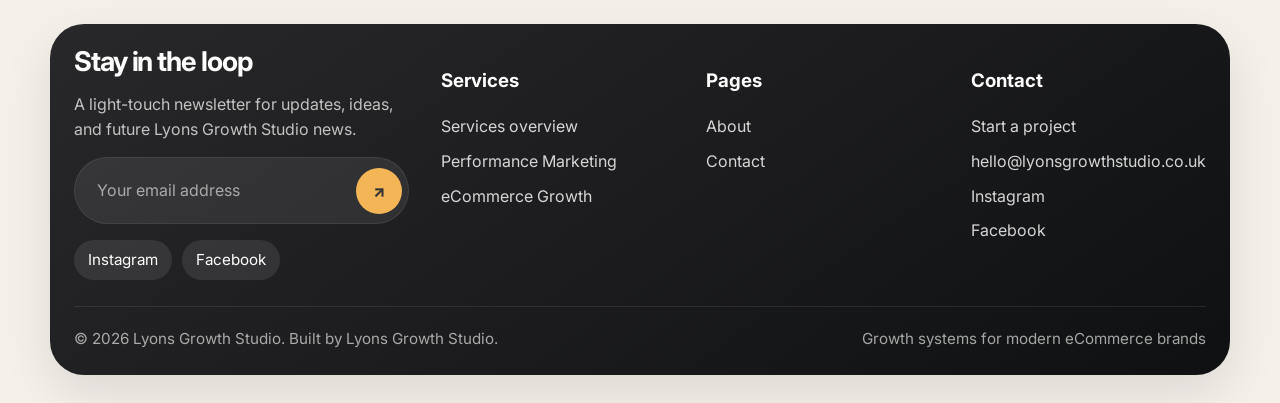
<file: blog.html>
<!doctype html>
<html lang="en">
<head>
  <meta charset="utf-8">
  <meta name="viewport" content="width=device-width, initial-scale=1">
  <title>Blog | Lyons Growth Studio</title>
  <meta name="description" content="Placeholder blog index for Lyons Growth Studio insights, updates, and ideas.">
  <meta name="robots" content="noindex, follow">
  <meta name="author" content="Lyons Growth Studio">
  <meta name="theme-color" content="#ffbd59">
  <link rel="canonical" href="https://lyonsgrowthstudio.co.uk/blog.html">
  <meta property="og:title" content="Blog | Lyons Growth Studio">
  <meta property="og:description" content="Placeholder blog index for Lyons Growth Studio insights, updates, and ideas.">
  <meta property="og:type" content="website">
  <meta property="og:url" content="https://lyonsgrowthstudio.co.uk/blog.html">
  <meta property="og:site_name" content="Lyons Growth Studio">
  <meta property="og:locale" content="en_GB">
  <meta property="og:image" content="https://lyonsgrowthstudio.co.uk/assets/img/social-share.png">
  <meta property="og:image:secure_url" content="https://lyonsgrowthstudio.co.uk/assets/img/social-share.png">
  <meta property="og:image:width" content="1200">
  <meta property="og:image:height" content="630">
  <meta property="og:image:type" content="image/png">
  <meta property="og:image:alt" content="Lyons Growth Studio logo over a warm abstract hero background.">
  <meta name="twitter:card" content="summary_large_image">
  <meta name="twitter:title" content="Blog | Lyons Growth Studio">
  <meta name="twitter:description" content="Placeholder blog index for Lyons Growth Studio insights, updates, and ideas.">
  <meta name="twitter:image" content="https://lyonsgrowthstudio.co.uk/assets/img/social-share.png">
  <meta name="twitter:image:alt" content="Lyons Growth Studio logo over a warm abstract hero background.">
  <link rel="stylesheet" href="assets/css/styles.css">
  <link rel="icon" href="assets/img/favicon.ico" sizes="any">
  <link rel="icon" href="assets/img/favicon.png" type="image/png">
  <link rel="apple-touch-icon" href="assets/img/favicon.png">
  <script type="application/ld+json">
{"@context":"https://schema.org","@graph":[{"@type":["Organization","ProfessionalService"],"@id":"https://lyonsgrowthstudio.co.uk/#organization","name":"Lyons Growth Studio","url":"https://lyonsgrowthstudio.co.uk/","logo":"https://lyonsgrowthstudio.co.uk/assets/img/lyons-growth-logo-main.png","image":"https://lyonsgrowthstudio.co.uk/assets/img/social-share.png","email":"hello@lyonsgrowthstudio.co.uk","founder":{"@type":"Person","name":"Trent Lyons"},"address":{"@type":"PostalAddress","addressRegion":"Suffolk","addressCountry":"GB"},"areaServed":["Suffolk","United Kingdom","Worldwide"],"sameAs":["https://www.instagram.com/lyonsgrowthstudio/","https://www.facebook.com/LyonsGrowthStudio/"],"description":"Lyons Growth Studio helps modern Shopify and eCommerce brands grow through performance marketing, Klaviyo email marketing, automation, Shopify support, creative testing, and retention systems.","serviceType":["Performance marketing","Paid ads management","Shopify support","Klaviyo email marketing","eCommerce growth","Marketing automation"]},{"@type":"WebSite","@id":"https://lyonsgrowthstudio.co.uk/#website","url":"https://lyonsgrowthstudio.co.uk/","name":"Lyons Growth Studio","publisher":{"@id":"https://lyonsgrowthstudio.co.uk/#organization"},"inLanguage":"en-GB"},{"@type":"WebPage","@id":"https://lyonsgrowthstudio.co.uk/blog.html#webpage","url":"https://lyonsgrowthstudio.co.uk/blog.html","name":"Blog | Lyons Growth Studio","description":"Placeholder blog index for Lyons Growth Studio insights, updates, and ideas.","isPartOf":{"@id":"https://lyonsgrowthstudio.co.uk/#website"},"about":{"@id":"https://lyonsgrowthstudio.co.uk/#organization"},"publisher":{"@id":"https://lyonsgrowthstudio.co.uk/#organization"},"primaryImageOfPage":"https://lyonsgrowthstudio.co.uk/assets/img/social-share.png","inLanguage":"en-GB"},{"@type":"BreadcrumbList","@id":"https://lyonsgrowthstudio.co.uk/blog.html#breadcrumb","itemListElement":[{"@type":"ListItem","position":1,"name":"Home","item":"https://lyonsgrowthstudio.co.uk/"},{"@type":"ListItem","position":2,"name":"Blog","item":"https://lyonsgrowthstudio.co.uk/blog.html"}]}]}
  </script>
</head>
<body>
  <a class="skip-link" href="#main">Skip to content</a>
  <div class="page-shell">
    
<header class="site-header">
  <div class="header-shell">
    <a class="brand" href="index.html" aria-label="Lyons Growth Studio home">
      <img class="brand-logo brand-logo-full" src="assets/img/lyons-growth-logo-main.png" alt="Lyons Growth Studio" decoding="async">
      <img class="brand-logo brand-logo-icon" src="assets/img/lyons-growth-icon.png" alt="Lyons Growth Studio icon" decoding="async">
    </a>
    <div class="nav-wrap">
      <button class="nav-toggle" aria-expanded="false" aria-controls="primary-nav" aria-label="Open menu">☰</button>
      <nav class="site-nav" id="primary-nav" aria-label="Primary">
        <ul class="nav-list">
          <li class="nav-pill" aria-hidden="true" role="presentation"></li>
          <li class="nav-item" data-pill="true">
            <a class="nav-link" href="index.html">Home</a>
            
        </li><li class="nav-item has-dropdown" data-pill="true">
            <a class="nav-link" href="services.html">Services <span class="caret">▾</span></a>
            <div class="nav-dropdown"><a class="dropdown-link" href="performance-marketing.html">
                  <strong>Performance Marketing</strong>
                  <span>Paid ads, campaign management, creative testing</span>
                </a><a class="dropdown-link" href="ecommerce-growth.html">
                  <strong>eCommerce Growth</strong>
                  <span>Shopify, Klaviyo, flows, campaigns, retention</span>
                </a></div>
        </li><li class="nav-item is-current" data-pill="true">
            <a class="nav-link" href="about.html">About</a>
            
        </li><li class="nav-item" data-pill="true">
            <a class="nav-link" href="contact.html">Contact</a>
            
        </li>
        </ul>
      </nav>
      <a class="btn nav-cta" href="contact.html">Get in touch</a>
    </div>
  </div>
</header>

    <main id="main">
      
<section class="page-hero">
  <div class="container">
    <div class="grid-2" style="align-items:center;">
      <div class="section-head" style="margin-bottom:0;">
        <span class="eyebrow">Blog</span>
        <h1 class="title-xl">Insights, ideas, and updates.</h1>
        <p class="lead">This page is built but intentionally left out of the main navigation for now. It can become a simple static insight page or a larger blog later on.</p>
      </div>
      <div class="image-card">
        <img src="assets/img/blog-hero.svg" alt="Abstract editorial illustration for blog page" loading="lazy" decoding="async">
      </div>
    </div>
  </div>
</section>

<section class="section">
  <div class="container">
    <div class="post-grid">
      <article class="post-card">
        <img src="assets/img/service-growth.svg" alt="" loading="lazy" decoding="async">
        <div class="copy">
          <span class="eyebrow">Placeholder</span>
          <h2 class="title-md">Why acquisition and retention should work together</h2>
          <p class="muted">A future post idea about how paid campaigns and customer journey systems support one another.</p>
        </div>
      </article>
      <article class="post-card">
        <img src="assets/img/service-content.svg" alt="" loading="lazy" decoding="async">
        <div class="copy">
          <span class="eyebrow">Placeholder</span>
          <h2 class="title-md">What makes a modern brand feel consistent online</h2>
          <p class="muted">A future post idea around clarity, consistency, and creative systems across channels.</p>
        </div>
      </article>
      <article class="post-card">
        <img src="assets/img/about-studio.svg" alt="" loading="lazy" decoding="async">
        <div class="copy">
          <span class="eyebrow">Placeholder</span>
          <h2 class="title-md">How Shopify and Klaviyo support better customer journeys</h2>
          <p class="muted">A future post idea on store experience, retention mechanics, and cleaner touchpoints.</p>
        </div>
      </article>
    </div>
  </div>
</section>

    </main>
    
<footer class="site-footer">
  <div class="footer-shell">
    <div class="footer-grid">
      <div>
        <h2 class="footer-title">Stay in the loop</h2>
        <p class="muted" style="color: rgba(255,255,255,.72); max-width: 38ch;">A light-touch newsletter for updates, ideas, and future Lyons Growth Studio news.</p>
        <form class="newsletter ajax-form" action="https://formspree.io/f/mpqkbgpd" method="POST" data-ajax-form data-success-message="Thanks — you’re on the list.">
          <input type="hidden" name="_subject" value="New newsletter signup from Lyons Growth Studio">
          <input type="email" name="email" placeholder="Your email address" aria-label="Email address for newsletter" required>
          <button type="submit" aria-label="Submit newsletter form">↗</button>
        </form>
        <div class="form-status newsletter-status" role="status" aria-live="polite"></div>
        <div class="social-row">
          <a class="social-link" href="https://www.instagram.com/lyonsgrowthstudio/" target="_blank" rel="noreferrer">Instagram</a>
          <a class="social-link" href="https://www.facebook.com/LyonsGrowthStudio/" target="_blank" rel="noreferrer">Facebook</a>
        </div>
      </div>
      <div>
        <h3>Services</h3>
        <ul class="footer-list">
          <li><a href="services.html">Services overview</a></li>
          <li><a href="performance-marketing.html">Performance Marketing</a></li>
          <li><a href="ecommerce-growth.html">eCommerce Growth</a></li>
        </ul>
      </div>
      <div>
        <h3>Pages</h3>
        <ul class="footer-list">
          <li><a href="about.html">About</a></li>
          <li><a href="contact.html">Contact</a></li>
        </ul>
      </div>
      <div>
        <h3>Contact</h3>
        <ul class="footer-list">
          <li><a href="contact.html">Start a project</a></li>
          <li><a href="mailto:hello@lyonsgrowthstudio.co.uk">hello@lyonsgrowthstudio.co.uk</a></li>
          <li><a href="https://www.instagram.com/lyonsgrowthstudio/" target="_blank" rel="noreferrer">Instagram</a></li>
          <li><a href="https://www.facebook.com/LyonsGrowthStudio/" target="_blank" rel="noreferrer">Facebook</a></li>
        </ul>
      </div>
    </div>
    <div class="footer-bottom">
      <span>© <span data-year></span> Lyons Growth Studio. Built by Lyons Growth Studio.</span>
      <span>Growth systems for modern eCommerce brands</span>
    </div>
  </div>
</footer>

  </div>
  <script src="assets/js/main.js"></script>
</body>
</html>
</file>
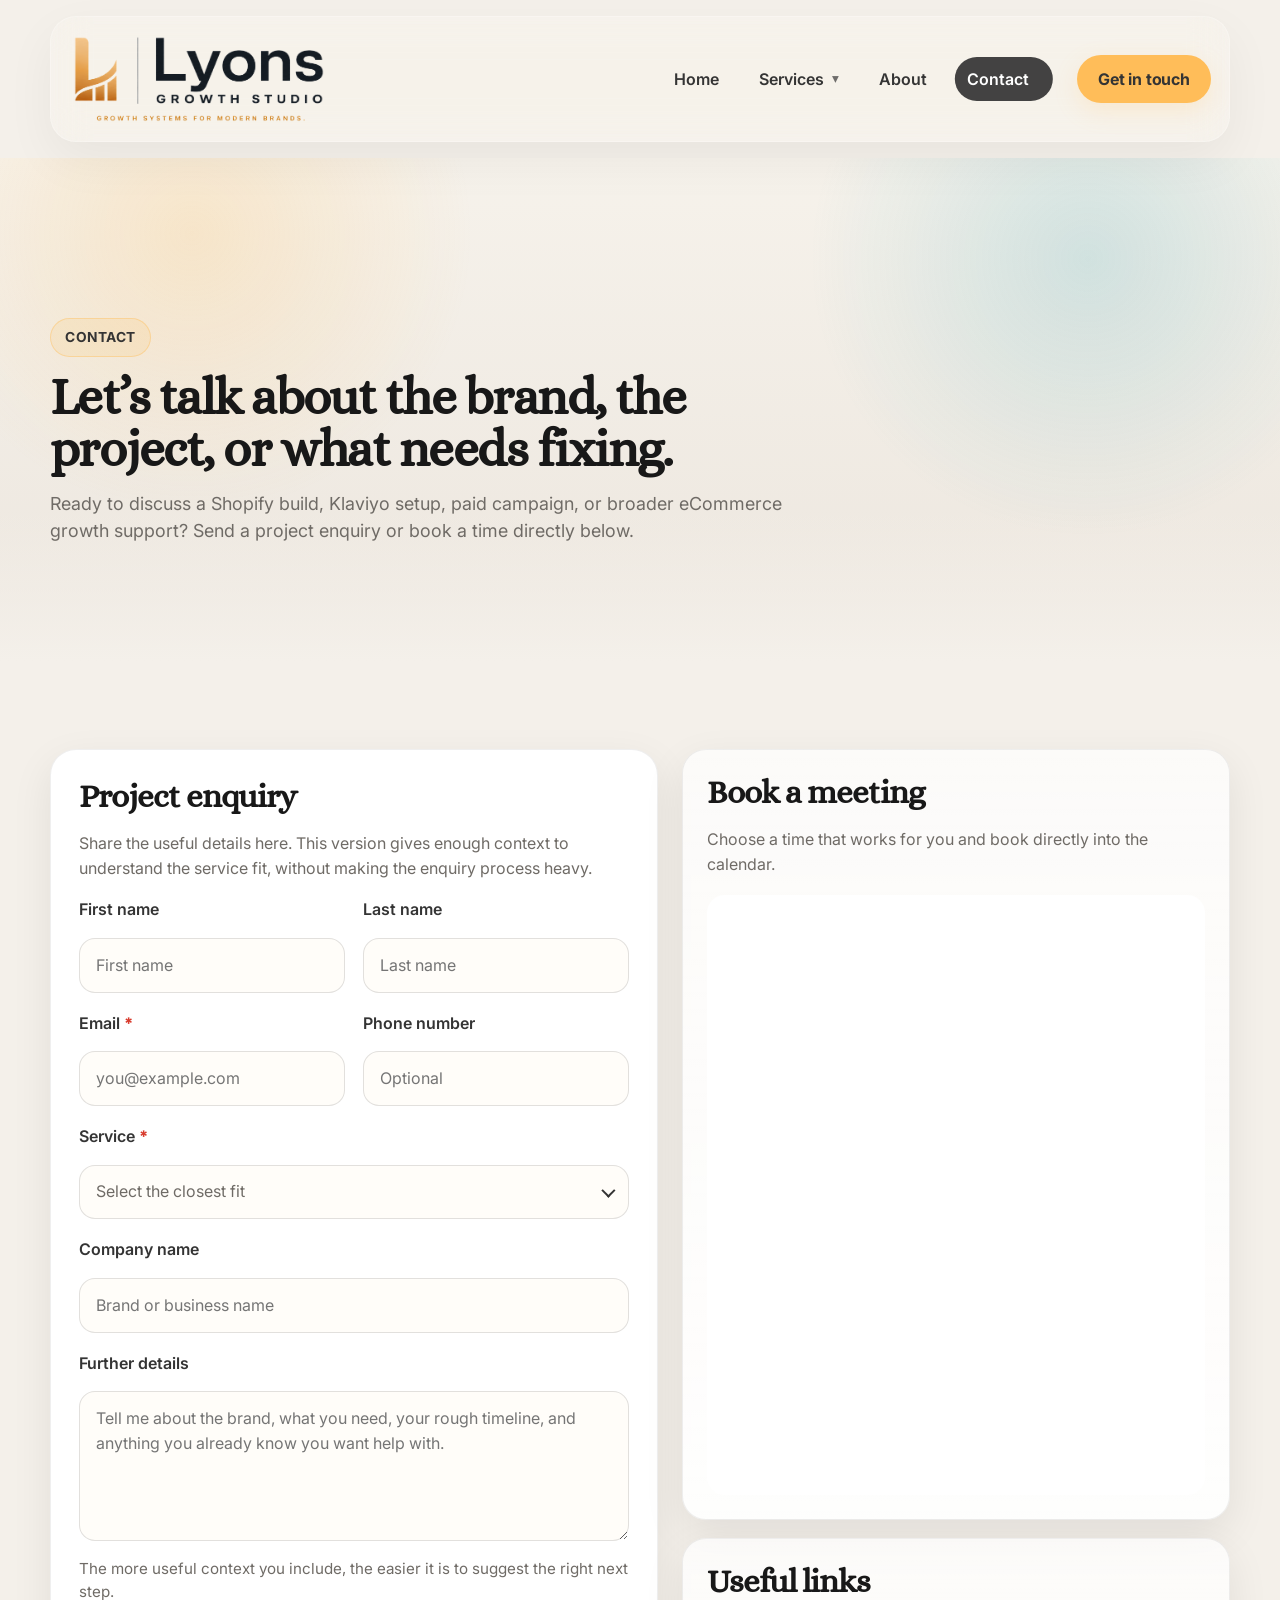
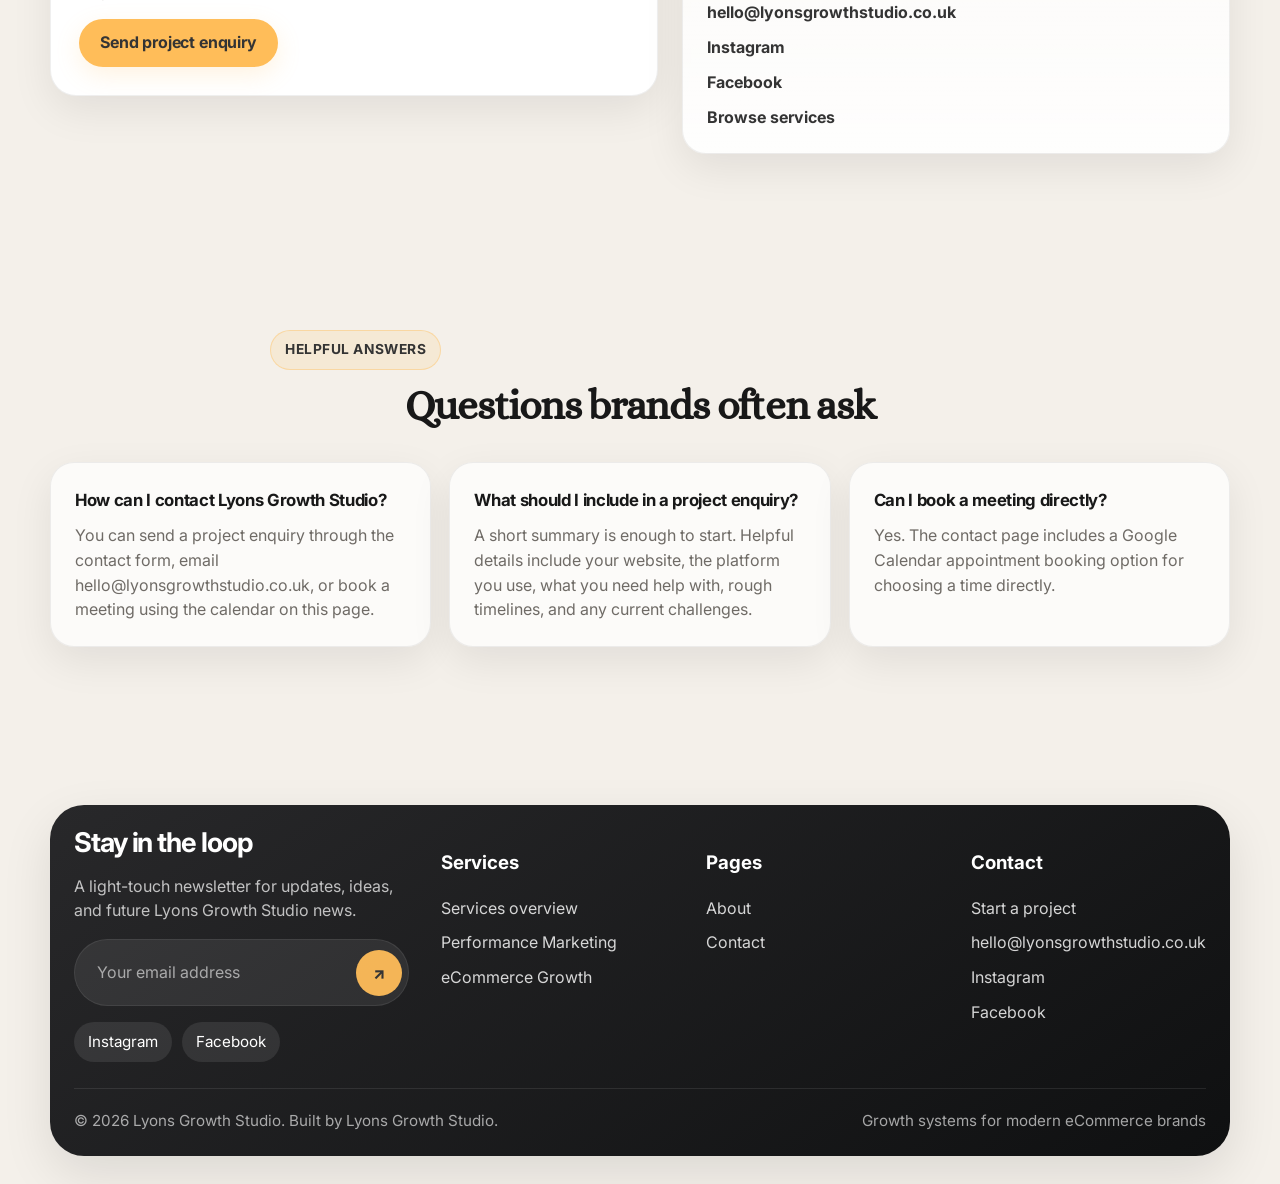
<file: contact.html>
<!doctype html>
<html lang="en">
<head>
  <meta charset="utf-8">
  <meta name="viewport" content="width=device-width, initial-scale=1">
  <title>Contact Lyons Growth Studio | Book a Growth Project Call</title>
  <meta name="description" content="Contact Lyons Growth Studio to discuss Shopify, Klaviyo, paid ads, email marketing, campaign management, and eCommerce growth support.">
  <meta name="robots" content="index, follow, max-image-preview:large">
  <meta name="author" content="Lyons Growth Studio">
  <meta name="theme-color" content="#ffbd59">
  <link rel="canonical" href="https://lyonsgrowthstudio.co.uk/contact.html">
  <meta property="og:title" content="Contact Lyons Growth Studio | Book a Growth Project Call">
  <meta property="og:description" content="Contact Lyons Growth Studio to discuss Shopify, Klaviyo, paid ads, email marketing, campaign management, and eCommerce growth support.">
  <meta property="og:type" content="website">
  <meta property="og:url" content="https://lyonsgrowthstudio.co.uk/contact.html">
  <meta property="og:site_name" content="Lyons Growth Studio">
  <meta property="og:locale" content="en_GB">
  <meta property="og:image" content="https://lyonsgrowthstudio.co.uk/assets/img/social-share.png">
  <meta property="og:image:secure_url" content="https://lyonsgrowthstudio.co.uk/assets/img/social-share.png">
  <meta property="og:image:width" content="1200">
  <meta property="og:image:height" content="630">
  <meta property="og:image:type" content="image/png">
  <meta property="og:image:alt" content="Lyons Growth Studio logo over a warm abstract hero background.">
  <meta name="twitter:card" content="summary_large_image">
  <meta name="twitter:title" content="Contact Lyons Growth Studio | Book a Growth Project Call">
  <meta name="twitter:description" content="Contact Lyons Growth Studio to discuss Shopify, Klaviyo, paid ads, email marketing, campaign management, and eCommerce growth support.">
  <meta name="twitter:image" content="https://lyonsgrowthstudio.co.uk/assets/img/social-share.png">
  <meta name="twitter:image:alt" content="Lyons Growth Studio logo over a warm abstract hero background.">
  <link rel="stylesheet" href="assets/css/styles.css">
  <link rel="icon" href="assets/img/favicon.ico" sizes="any">
  <link rel="icon" href="assets/img/favicon.png" type="image/png">
  <link rel="apple-touch-icon" href="assets/img/favicon.png">
  <script type="application/ld+json">
{"@context":"https://schema.org","@graph":[{"@type":["Organization","ProfessionalService"],"@id":"https://lyonsgrowthstudio.co.uk/#organization","name":"Lyons Growth Studio","url":"https://lyonsgrowthstudio.co.uk/","logo":"https://lyonsgrowthstudio.co.uk/assets/img/lyons-growth-logo-main.png","image":"https://lyonsgrowthstudio.co.uk/assets/img/social-share.png","email":"hello@lyonsgrowthstudio.co.uk","founder":{"@type":"Person","name":"Trent Lyons"},"address":{"@type":"PostalAddress","addressRegion":"Suffolk","addressCountry":"GB"},"areaServed":["Suffolk","United Kingdom","Worldwide"],"sameAs":["https://www.instagram.com/lyonsgrowthstudio/","https://www.facebook.com/LyonsGrowthStudio/"],"description":"Lyons Growth Studio helps modern Shopify and eCommerce brands grow through performance marketing, Klaviyo email marketing, automation, Shopify support, creative testing, and retention systems.","serviceType":["Performance marketing","Paid ads management","Shopify support","Klaviyo email marketing","eCommerce growth","Marketing automation"]},{"@type":"WebSite","@id":"https://lyonsgrowthstudio.co.uk/#website","url":"https://lyonsgrowthstudio.co.uk/","name":"Lyons Growth Studio","publisher":{"@id":"https://lyonsgrowthstudio.co.uk/#organization"},"inLanguage":"en-GB"},{"@type":"WebPage","@id":"https://lyonsgrowthstudio.co.uk/contact.html#webpage","url":"https://lyonsgrowthstudio.co.uk/contact.html","name":"Contact Lyons Growth Studio | Book a Growth Project Call","description":"Contact Lyons Growth Studio to discuss Shopify, Klaviyo, paid ads, email marketing, campaign management, and eCommerce growth support.","isPartOf":{"@id":"https://lyonsgrowthstudio.co.uk/#website"},"about":{"@id":"https://lyonsgrowthstudio.co.uk/#organization"},"publisher":{"@id":"https://lyonsgrowthstudio.co.uk/#organization"},"primaryImageOfPage":"https://lyonsgrowthstudio.co.uk/assets/img/social-share.png","inLanguage":"en-GB"},{"@type":"BreadcrumbList","@id":"https://lyonsgrowthstudio.co.uk/contact.html#breadcrumb","itemListElement":[{"@type":"ListItem","position":1,"name":"Home","item":"https://lyonsgrowthstudio.co.uk/"},{"@type":"ListItem","position":2,"name":"Contact Lyons Growth Studio","item":"https://lyonsgrowthstudio.co.uk/contact.html"}]},{"@type":"ContactPage","@id":"https://lyonsgrowthstudio.co.uk/contact.html#contact","url":"https://lyonsgrowthstudio.co.uk/contact.html","name":"Contact Lyons Growth Studio","description":"Contact Lyons Growth Studio to discuss Shopify, Klaviyo, paid ads, email marketing, campaign management, and eCommerce growth support.","mainEntity":{"@id":"https://lyonsgrowthstudio.co.uk/#organization"}},{"@type":"FAQPage","@id":"https://lyonsgrowthstudio.co.uk/contact.html#faq","mainEntity":[{"@type":"Question","name":"How can I contact Lyons Growth Studio?","acceptedAnswer":{"@type":"Answer","text":"You can send a project enquiry through the contact form, email hello@lyonsgrowthstudio.co.uk, or book a meeting using the calendar on this page."}},{"@type":"Question","name":"What should I include in a project enquiry?","acceptedAnswer":{"@type":"Answer","text":"A short summary is enough to start. Helpful details include your website, the platform you use, what you need help with, rough timelines, and any current challenges."}},{"@type":"Question","name":"Can I book a meeting directly?","acceptedAnswer":{"@type":"Answer","text":"Yes. The contact page includes a Google Calendar appointment booking option for choosing a time directly."}}]}]}
  </script>
</head>
<body>
  <a class="skip-link" href="#main">Skip to content</a>
  <div class="page-shell">
    
<header class="site-header">
  <div class="header-shell">
    <a class="brand" href="index.html" aria-label="Lyons Growth Studio home">
      <img class="brand-logo brand-logo-full" src="assets/img/lyons-growth-logo-main.png" alt="Lyons Growth Studio" decoding="async">
      <img class="brand-logo brand-logo-icon" src="assets/img/lyons-growth-icon.png" alt="Lyons Growth Studio icon" decoding="async">
    </a>
    <div class="nav-wrap">
      <button class="nav-toggle" aria-expanded="false" aria-controls="primary-nav" aria-label="Open menu">☰</button>
      <nav class="site-nav" id="primary-nav" aria-label="Primary">
        <ul class="nav-list">
          <li class="nav-pill" aria-hidden="true" role="presentation"></li>
          <li class="nav-item" data-pill="true">
            <a class="nav-link" href="index.html">Home</a>
            
        </li><li class="nav-item has-dropdown" data-pill="true">
            <a class="nav-link" href="services.html">Services <span class="caret">▾</span></a>
            <div class="nav-dropdown"><a class="dropdown-link" href="performance-marketing.html">
                  <strong>Performance Marketing</strong>
                  <span>Paid ads, campaign management, creative testing</span>
                </a><a class="dropdown-link" href="ecommerce-growth.html">
                  <strong>eCommerce Growth</strong>
                  <span>Shopify, Klaviyo, flows, campaigns, retention</span>
                </a></div>
        </li><li class="nav-item" data-pill="true">
            <a class="nav-link" href="about.html">About</a>
            
        </li><li class="nav-item is-current" data-pill="true">
            <a class="nav-link" href="contact.html">Contact</a>
            
        </li>
        </ul>
      </nav>
      <a class="btn nav-cta" href="contact.html">Get in touch</a>
    </div>
  </div>
</header>

    <main id="main">
      
<section class="page-hero">
  <div class="container">
    <div class="section-head">
      <span class="eyebrow">Contact</span>
      <h1 class="title-xl">Let’s talk about the brand, the project, or what needs fixing.</h1>
      <p class="lead">Ready to discuss a Shopify build, Klaviyo setup, paid campaign, or broader eCommerce growth support? Send a project enquiry or book a time directly below.</p>
    </div>
  </div>
</section>

<section class="section">
  <div class="container contact-shell">
    <div class="form-card">
      <h2 class="title-md">Project enquiry</h2>
      <p class="muted">Share the useful details here. This version gives enough context to understand the service fit, without making the enquiry process heavy.</p>
      <form class="contact-form ajax-form" action="https://formspree.io/f/mgordjaa" method="POST" data-ajax-form data-success-message="Thanks — your project enquiry has been sent. I’ll review it and come back to you soon.">
        <input type="hidden" name="_subject" value="New full contact enquiry from Lyons Growth Studio">
        <div class="form-grid">
          <div class="field floating-field">
            <label for="first-name">First name</label>
            <input id="first-name" name="first_name" type="text" placeholder="First name" autocomplete="given-name">
          </div>
          <div class="field floating-field">
            <label for="last-name">Last name</label>
            <input id="last-name" name="last_name" type="text" placeholder="Last name" autocomplete="family-name">
          </div>
          <div class="field floating-field">
            <label for="email">Email <span class="required-star" aria-hidden="true">*</span></label>
            <input id="email" name="email" type="email" placeholder="you@example.com" autocomplete="email" required>
          </div>
          <div class="field floating-field">
            <label for="phone">Phone number</label>
            <input id="phone" name="phone" type="tel" placeholder="Optional" autocomplete="tel">
          </div>
          <div class="field field-full floating-field">
            <label for="contact-service">Service <span class="required-star" aria-hidden="true">*</span></label>
            <div class="custom-select" data-custom-select>
              <select id="contact-service" name="service" class="native-select-hidden" required tabindex="-1" aria-hidden="true">
                <option value="">Select the closest fit</option>
                <option value="Performance Marketing">Performance Marketing</option>
                <option value="eCommerce Growth">eCommerce Growth</option>
                <option value="Both / not sure yet">Both / not sure yet</option>
              </select>
              <button class="custom-select-trigger is-placeholder" type="button" aria-haspopup="listbox" aria-expanded="false">
                <span>Select the closest fit</span>
                <span class="custom-select-arrow" aria-hidden="true"></span>
              </button>
              <div class="custom-select-menu" role="listbox" aria-label="Service options">
                <button type="button" role="option" data-value="Performance Marketing">Performance Marketing</button>
                <button type="button" role="option" data-value="eCommerce Growth">eCommerce Growth</button>
                <button type="button" role="option" data-value="Both / not sure yet">Both / not sure yet</button>
              </div>
            </div>
          </div>
          <div class="field field-full floating-field">
            <label for="company">Company name</label>
            <input id="company" name="company" type="text" placeholder="Brand or business name" autocomplete="organization">
          </div>
          <div class="field-full floating-field">
            <label for="further-details">Further details</label>
            <textarea id="further-details" name="further_details" placeholder="Tell me about the brand, what you need, your rough timeline, and anything you already know you want help with."></textarea>
          </div>
        </div>
        <p class="form-note">The more useful context you include, the easier it is to suggest the right next step.</p>
        <div class="form-status" role="status" aria-live="polite"></div>
        <div class="btn-row">
          <button class="btn" type="submit">Send project enquiry</button>
        </div>
      </form>
    </div>
    <div class="info-stack">
      <div class="info-card booking-card">
        <h2 class="title-md">Book a meeting</h2>
        <p class="muted">Choose a time that works for you and book directly into the calendar.</p>
        <!-- Google Calendar Appointment Scheduling begin -->
        <iframe title="Book a meeting with Lyons Growth Studio" src="https://calendar.google.com/calendar/appointments/schedules/AcZssZ0klusVbJu-3kgYY0kFBv-iz2GoWNH9K1vkADKLrp1Poxp_rOPhoMlOOLjGudIyMAh9s5VkRs1I?gv=true" style="border: 0" width="100%" height="600" frameborder="0" loading="lazy"></iframe>
        <!-- end Google Calendar Appointment Scheduling -->
      </div>
      <div class="info-card">
        <h3 class="title-md">Useful links</h3>
        <ul class="footer-list" style="color: var(--charcoal);">
          <li><a href="mailto:hello@lyonsgrowthstudio.co.uk">hello@lyonsgrowthstudio.co.uk</a></li>
          <li><a href="https://www.instagram.com/lyonsgrowthstudio/" target="_blank" rel="noreferrer">Instagram</a></li>
          <li><a href="https://www.facebook.com/LyonsGrowthStudio/" target="_blank" rel="noreferrer">Facebook</a></li>
          <li><a href="services.html">Browse services</a></li>
        </ul>
      </div>
    </div>
  </div>
</section>

<section class="section seo-faq" aria-labelledby="faq-heading">
  <div class="container">
    <div class="section-head" style="text-align:center; margin-inline:auto;">
      <span class="eyebrow">Helpful answers</span>
      <h2 class="title-lg" id="faq-heading">Questions brands often ask</h2>
    </div>
    <div class="faq-grid">
        <article class="faq-card">
          <h3>How can I contact Lyons Growth Studio?</h3>
          <p>You can send a project enquiry through the contact form, email hello@lyonsgrowthstudio.co.uk, or book a meeting using the calendar on this page.</p>
        </article>
        <article class="faq-card">
          <h3>What should I include in a project enquiry?</h3>
          <p>A short summary is enough to start. Helpful details include your website, the platform you use, what you need help with, rough timelines, and any current challenges.</p>
        </article>
        <article class="faq-card">
          <h3>Can I book a meeting directly?</h3>
          <p>Yes. The contact page includes a Google Calendar appointment booking option for choosing a time directly.</p>
        </article>
    </div>
  </div>
</section>

    </main>
    
<footer class="site-footer">
  <div class="footer-shell">
    <div class="footer-grid">
      <div>
        <h2 class="footer-title">Stay in the loop</h2>
        <p class="muted" style="color: rgba(255,255,255,.72); max-width: 38ch;">A light-touch newsletter for updates, ideas, and future Lyons Growth Studio news.</p>
        <form class="newsletter ajax-form" action="https://formspree.io/f/mpqkbgpd" method="POST" data-ajax-form data-success-message="Thanks — you’re on the list.">
          <input type="hidden" name="_subject" value="New newsletter signup from Lyons Growth Studio">
          <input type="email" name="email" placeholder="Your email address" aria-label="Email address for newsletter" required>
          <button type="submit" aria-label="Submit newsletter form">↗</button>
        </form>
        <div class="form-status newsletter-status" role="status" aria-live="polite"></div>
        <div class="social-row">
          <a class="social-link" href="https://www.instagram.com/lyonsgrowthstudio/" target="_blank" rel="noreferrer">Instagram</a>
          <a class="social-link" href="https://www.facebook.com/LyonsGrowthStudio/" target="_blank" rel="noreferrer">Facebook</a>
        </div>
      </div>
      <div>
        <h3>Services</h3>
        <ul class="footer-list">
          <li><a href="services.html">Services overview</a></li>
          <li><a href="performance-marketing.html">Performance Marketing</a></li>
          <li><a href="ecommerce-growth.html">eCommerce Growth</a></li>
        </ul>
      </div>
      <div>
        <h3>Pages</h3>
        <ul class="footer-list">
          <li><a href="about.html">About</a></li>
          <li><a href="contact.html">Contact</a></li>
        </ul>
      </div>
      <div>
        <h3>Contact</h3>
        <ul class="footer-list">
          <li><a href="contact.html">Start a project</a></li>
          <li><a href="mailto:hello@lyonsgrowthstudio.co.uk">hello@lyonsgrowthstudio.co.uk</a></li>
          <li><a href="https://www.instagram.com/lyonsgrowthstudio/" target="_blank" rel="noreferrer">Instagram</a></li>
          <li><a href="https://www.facebook.com/LyonsGrowthStudio/" target="_blank" rel="noreferrer">Facebook</a></li>
        </ul>
      </div>
    </div>
    <div class="footer-bottom">
      <span>© <span data-year></span> Lyons Growth Studio. Built by Lyons Growth Studio.</span>
      <span>Growth systems for modern eCommerce brands</span>
    </div>
  </div>
</footer>

  </div>
  <script src="assets/js/main.js"></script>
</body>
</html>
</file>
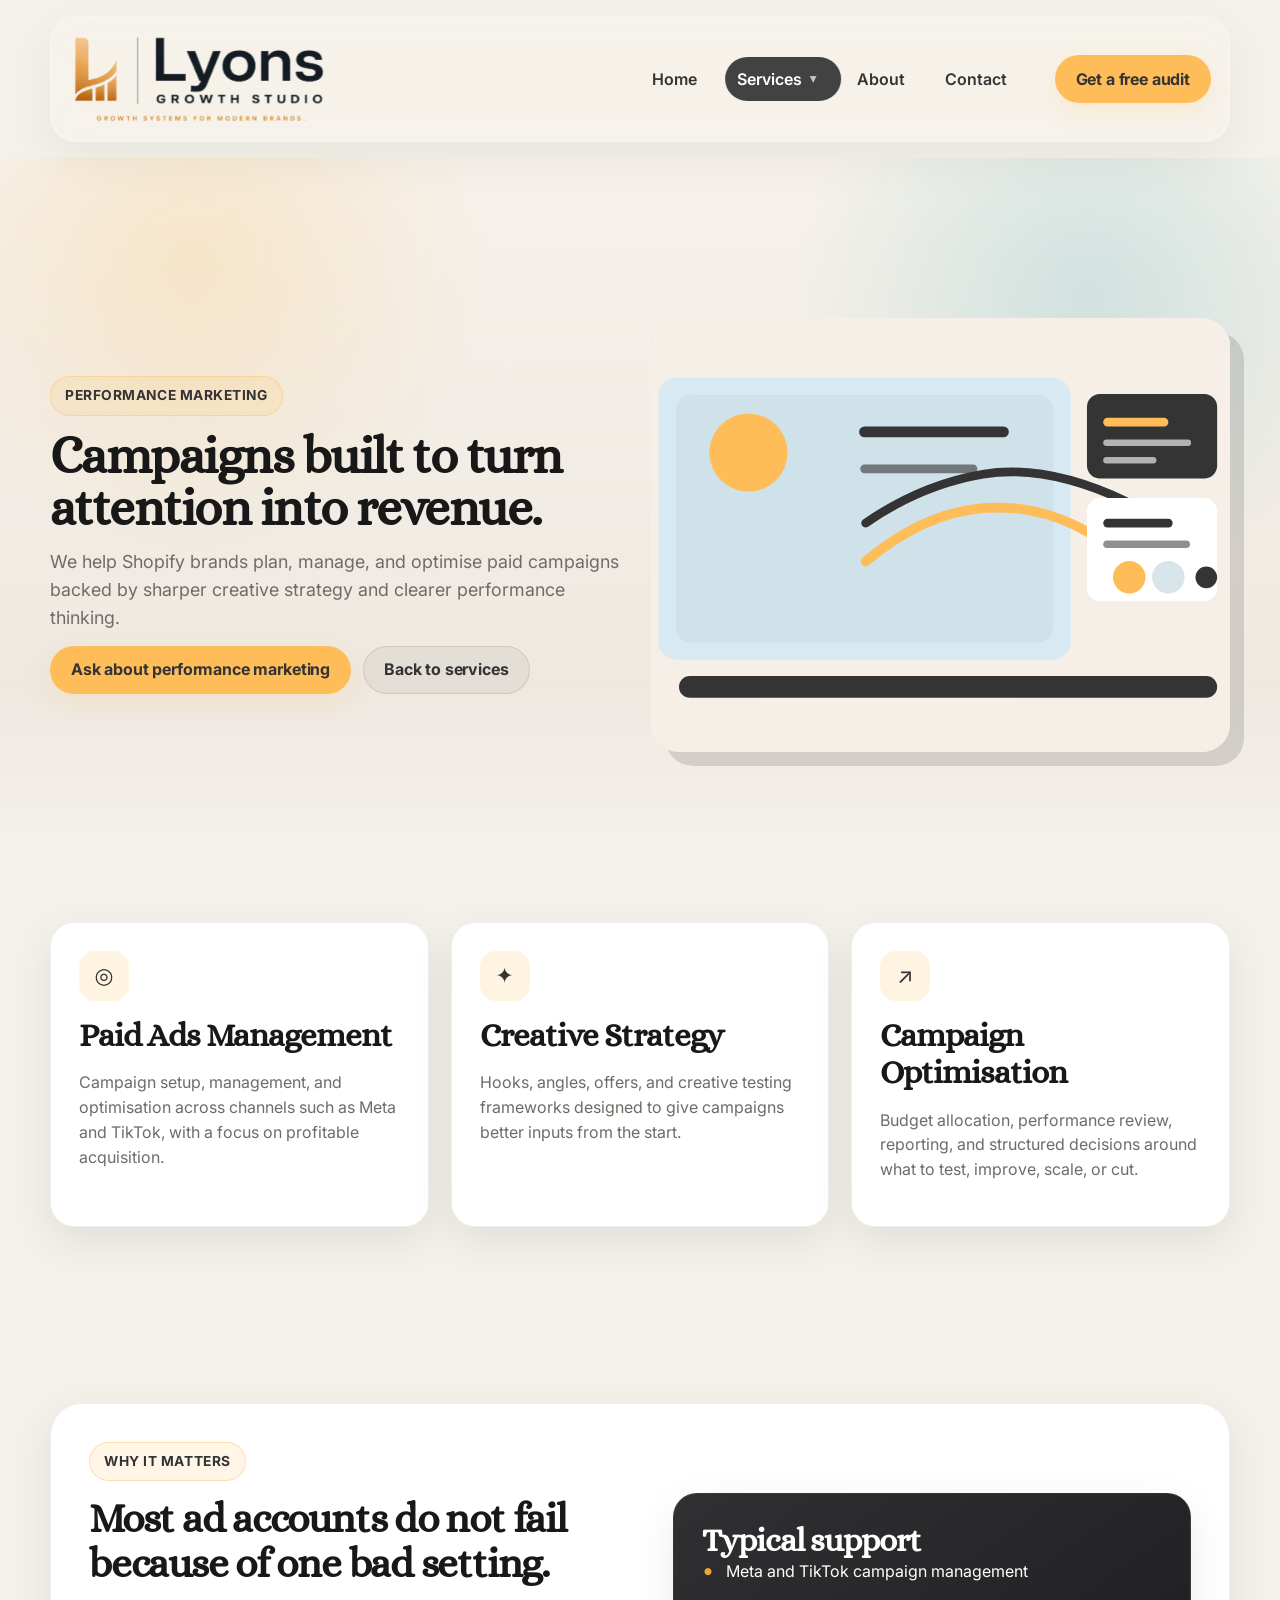
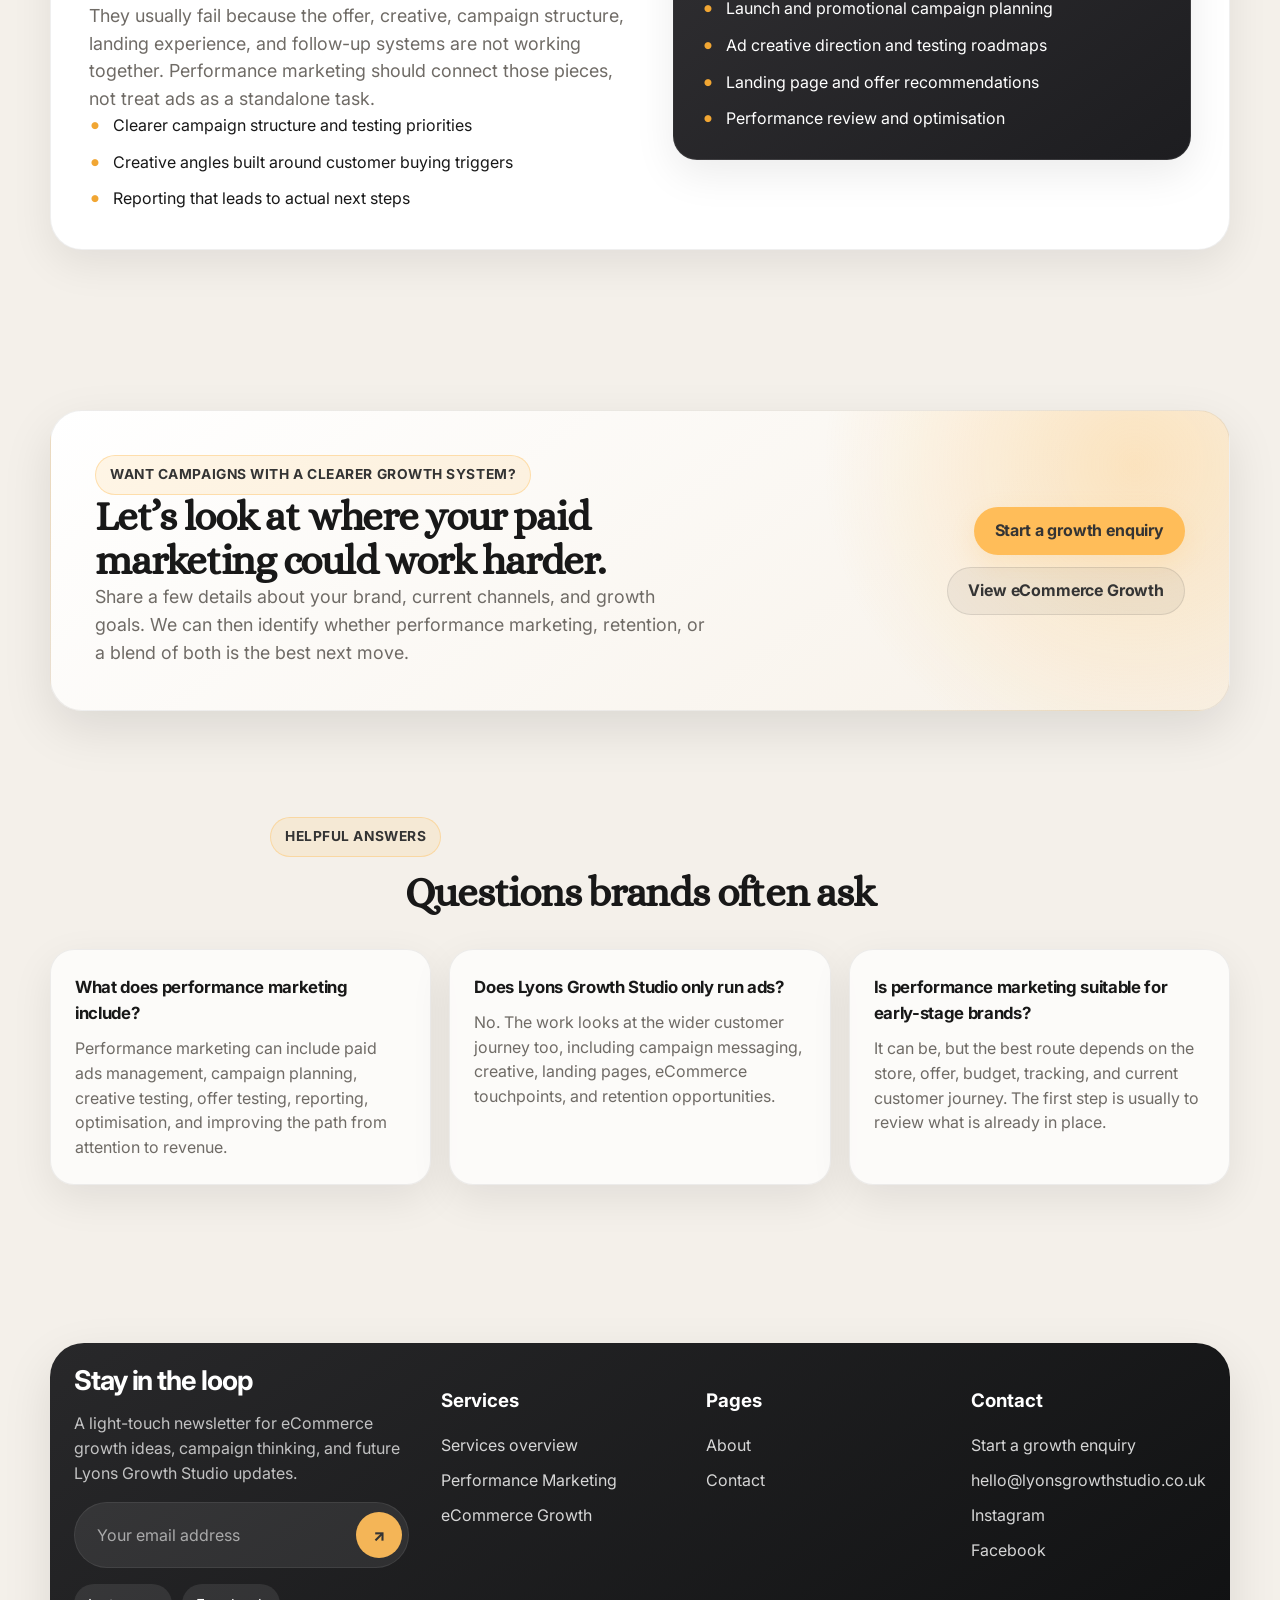
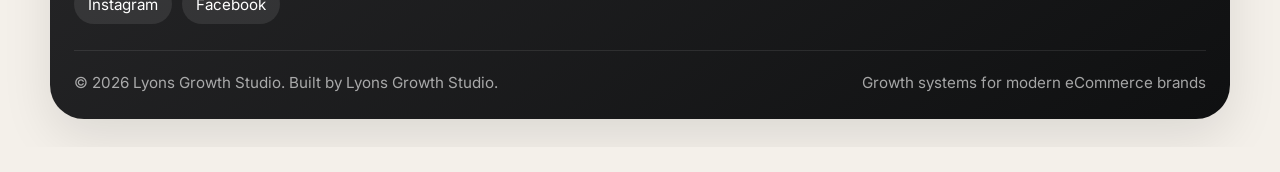
<file: content-creation.html>
<!doctype html>
<html lang="en">
<head>
  <meta charset="utf-8">
  <meta name="viewport" content="width=device-width, initial-scale=1">
  <title>Redirecting | Lyons Growth Studio</title>
  <meta name="description" content="This page redirects to performance marketing support from Lyons Growth Studio.">
  <meta name="robots" content="noindex, follow">
  <meta http-equiv="refresh" content="0; url=performance-marketing.html">
  <meta name="author" content="Lyons Growth Studio">
  <meta name="theme-color" content="#ffbd59">
  <link rel="canonical" href="https://lyonsgrowthstudio.co.uk/performance-marketing.html">
  <meta property="og:title" content="Redirecting | Lyons Growth Studio">
  <meta property="og:description" content="This page redirects to performance marketing support from Lyons Growth Studio.">
  <meta property="og:type" content="website">
  <meta property="og:url" content="https://lyonsgrowthstudio.co.uk/performance-marketing.html">
  <meta property="og:site_name" content="Lyons Growth Studio">
  <meta property="og:locale" content="en_GB">
  <meta property="og:image" content="https://lyonsgrowthstudio.co.uk/assets/img/social-share.png">
  <meta property="og:image:secure_url" content="https://lyonsgrowthstudio.co.uk/assets/img/social-share.png">
  <meta property="og:image:width" content="1200">
  <meta property="og:image:height" content="630">
  <meta property="og:image:type" content="image/png">
  <meta property="og:image:alt" content="Lyons Growth Studio logo over a warm abstract hero background.">
  <meta name="twitter:card" content="summary_large_image">
  <meta name="twitter:title" content="Redirecting | Lyons Growth Studio">
  <meta name="twitter:description" content="This page redirects to performance marketing support from Lyons Growth Studio.">
  <meta name="twitter:image" content="https://lyonsgrowthstudio.co.uk/assets/img/social-share.png">
  <meta name="twitter:image:alt" content="Lyons Growth Studio logo over a warm abstract hero background.">
  <link rel="stylesheet" href="assets/css/styles.css">
  <link rel="icon" href="assets/img/favicon.ico" sizes="any">
  <link rel="icon" href="assets/img/favicon.png" type="image/png">
  <link rel="apple-touch-icon" href="assets/img/favicon.png">
  <script type="application/ld+json">
{"@context":"https://schema.org","@graph":[{"@type":["Organization","ProfessionalService"],"@id":"https://lyonsgrowthstudio.co.uk/#organization","name":"Lyons Growth Studio","url":"https://lyonsgrowthstudio.co.uk/","logo":"https://lyonsgrowthstudio.co.uk/assets/img/lyons-growth-logo-main.png","image":"https://lyonsgrowthstudio.co.uk/assets/img/social-share.png","email":"hello@lyonsgrowthstudio.co.uk","founder":{"@type":"Person","name":"Trent Lyons"},"address":{"@type":"PostalAddress","addressRegion":"Suffolk","addressCountry":"GB"},"areaServed":["Suffolk","United Kingdom","Worldwide"],"sameAs":["https://www.instagram.com/lyonsgrowthstudio/","https://www.facebook.com/LyonsGrowthStudio/"],"description":"Lyons Growth Studio helps modern Shopify and eCommerce brands grow through performance marketing, Klaviyo email marketing, automation, Shopify support, creative testing, and retention systems.","serviceType":["Performance marketing","Paid ads management","Shopify support","Klaviyo email marketing","eCommerce growth","Marketing automation"]},{"@type":"WebSite","@id":"https://lyonsgrowthstudio.co.uk/#website","url":"https://lyonsgrowthstudio.co.uk/","name":"Lyons Growth Studio","publisher":{"@id":"https://lyonsgrowthstudio.co.uk/#organization"},"inLanguage":"en-GB"},{"@type":"WebPage","@id":"https://lyonsgrowthstudio.co.uk/performance-marketing.html#webpage","url":"https://lyonsgrowthstudio.co.uk/performance-marketing.html","name":"Redirecting | Lyons Growth Studio","description":"This page redirects to performance marketing support from Lyons Growth Studio.","isPartOf":{"@id":"https://lyonsgrowthstudio.co.uk/#website"},"about":{"@id":"https://lyonsgrowthstudio.co.uk/#organization"},"publisher":{"@id":"https://lyonsgrowthstudio.co.uk/#organization"},"primaryImageOfPage":"https://lyonsgrowthstudio.co.uk/assets/img/social-share.png","inLanguage":"en-GB"},{"@type":"BreadcrumbList","@id":"https://lyonsgrowthstudio.co.uk/performance-marketing.html#breadcrumb","itemListElement":[{"@type":"ListItem","position":1,"name":"Home","item":"https://lyonsgrowthstudio.co.uk/"},{"@type":"ListItem","position":2,"name":"Services","item":"https://lyonsgrowthstudio.co.uk/services.html"},{"@type":"ListItem","position":3,"name":"Performance Marketing","item":"https://lyonsgrowthstudio.co.uk/performance-marketing.html"}]}]}
  </script>
</head>
<body>
  <p>Redirecting to <a href="performance-marketing.html">Performance Marketing</a>.</p>
</body>
</html>
</file>
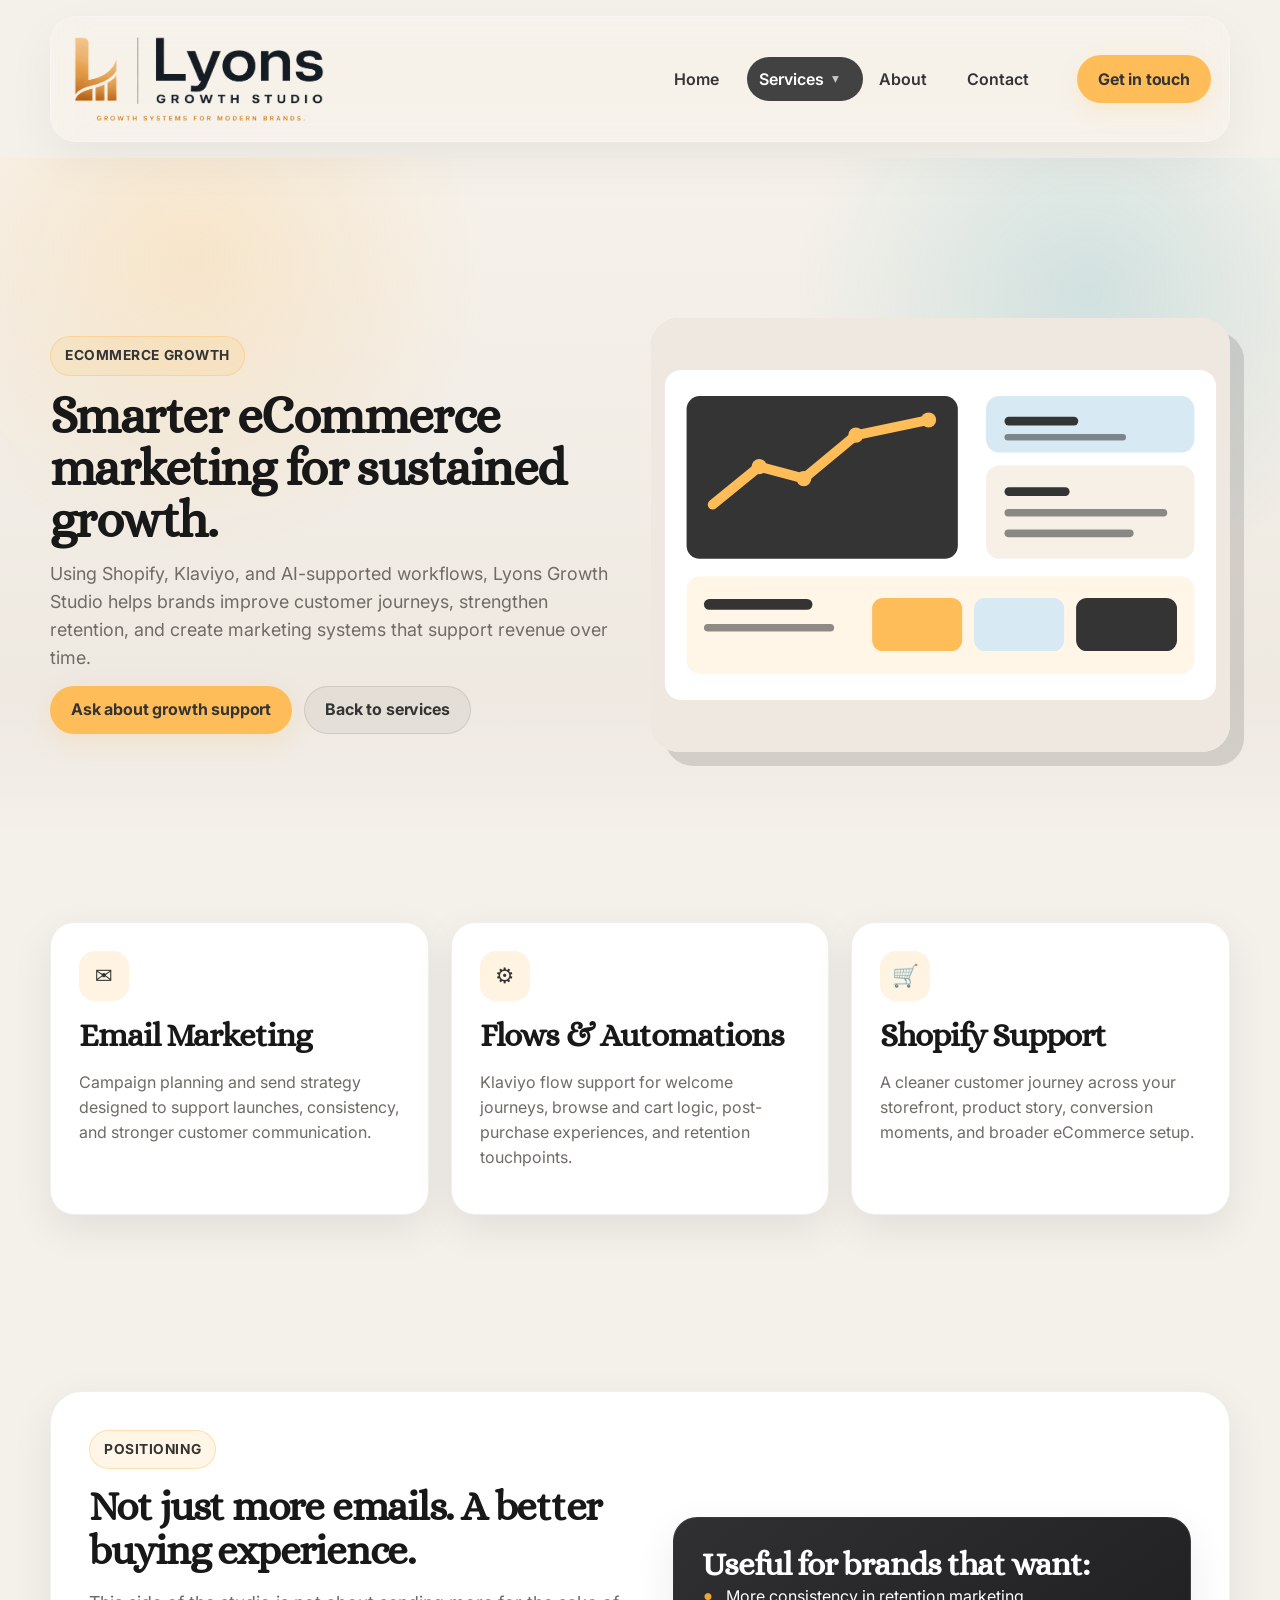
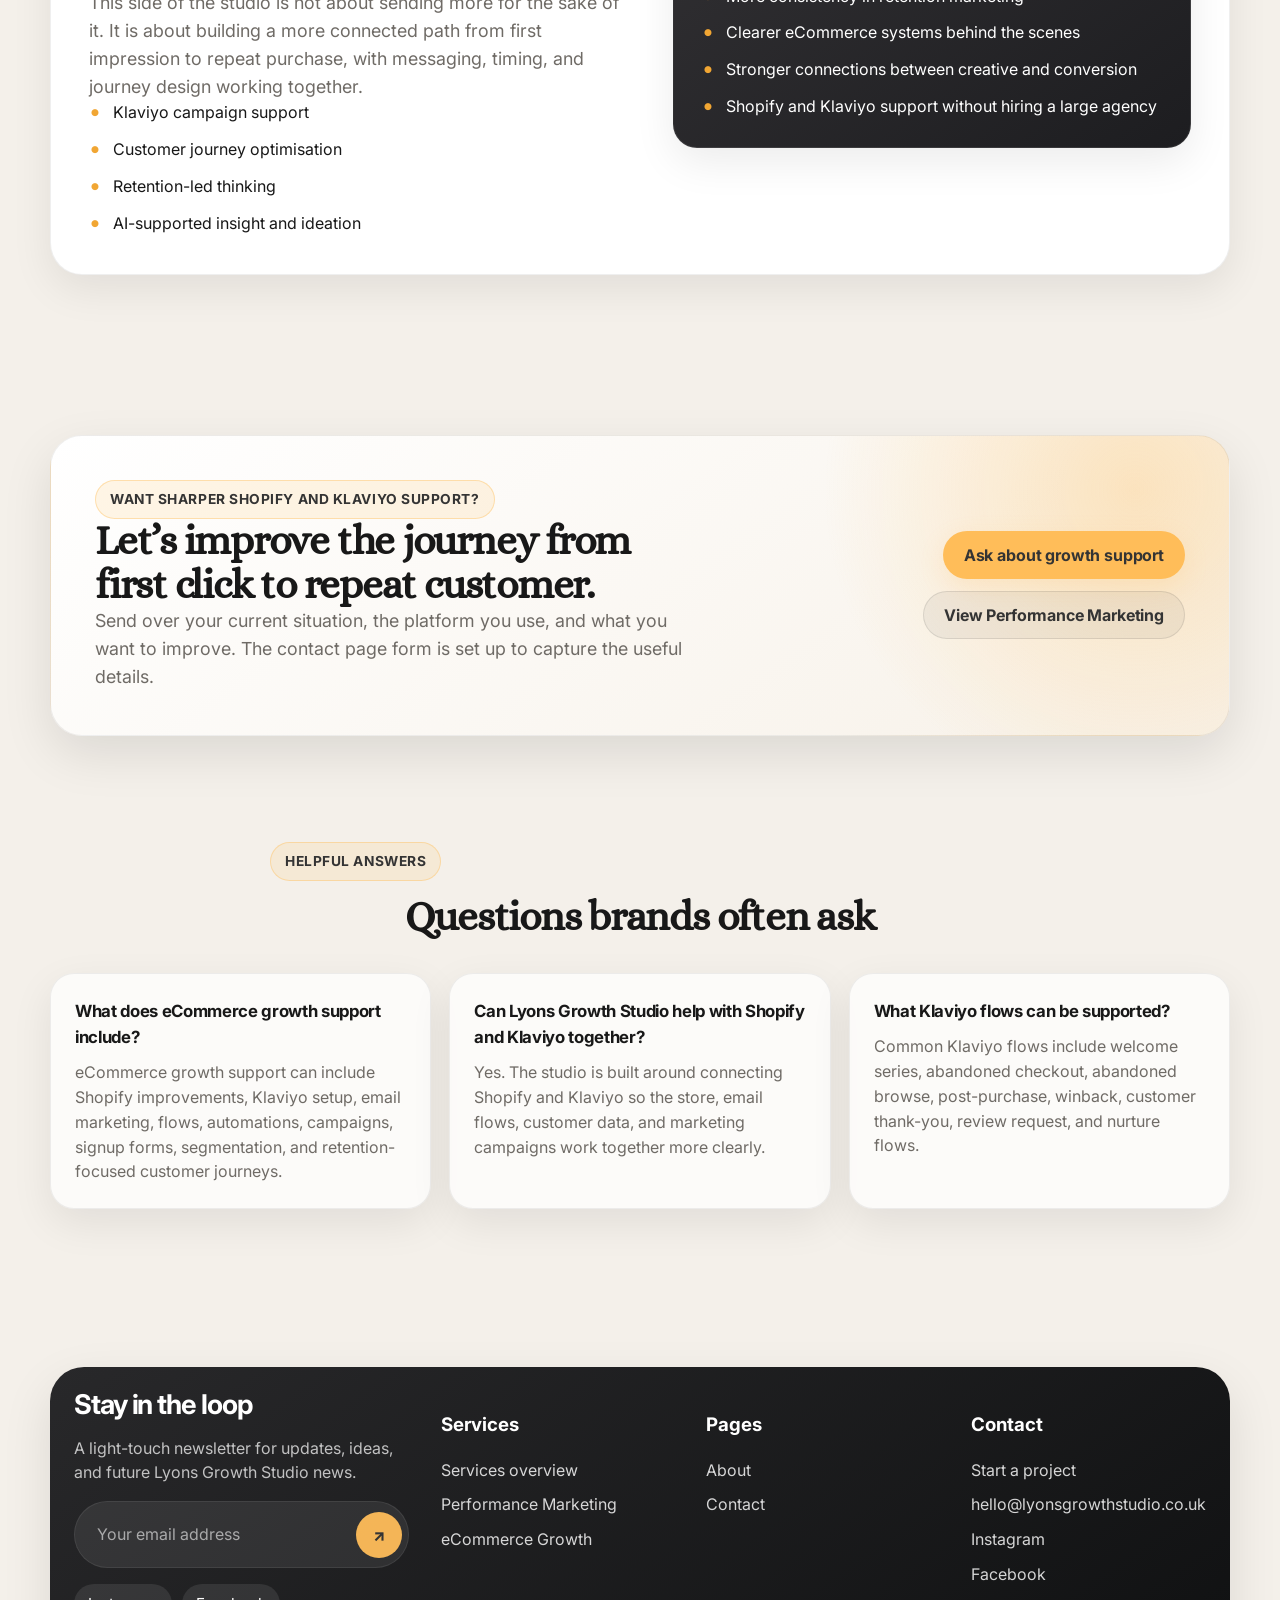
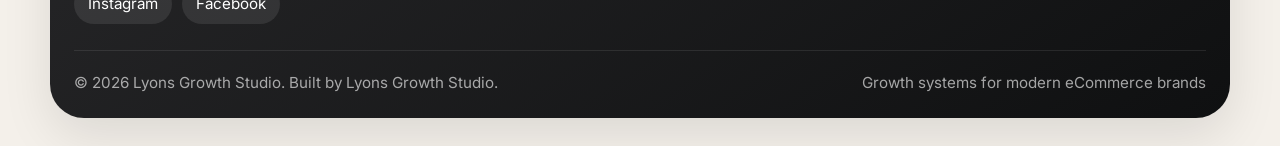
<file: ecommerce-growth.html>
<!doctype html>
<html lang="en">
<head>
  <meta charset="utf-8">
  <meta name="viewport" content="width=device-width, initial-scale=1">
  <title>Shopify &amp; Klaviyo eCommerce Growth | Lyons Growth Studio</title>
  <meta name="description" content="Shopify and Klaviyo-led eCommerce growth support, including email marketing, flows, automations, campaigns, retention, and customer journey improvements.">
  <meta name="robots" content="index, follow, max-image-preview:large">
  <meta name="author" content="Lyons Growth Studio">
  <meta name="theme-color" content="#ffbd59">
  <link rel="canonical" href="https://lyonsgrowthstudio.co.uk/ecommerce-growth.html">
  <meta property="og:title" content="Shopify &amp; Klaviyo eCommerce Growth | Lyons Growth Studio">
  <meta property="og:description" content="Shopify and Klaviyo-led eCommerce growth support, including email marketing, flows, automations, campaigns, retention, and customer journey improvements.">
  <meta property="og:type" content="website">
  <meta property="og:url" content="https://lyonsgrowthstudio.co.uk/ecommerce-growth.html">
  <meta property="og:site_name" content="Lyons Growth Studio">
  <meta property="og:locale" content="en_GB">
  <meta property="og:image" content="https://lyonsgrowthstudio.co.uk/assets/img/social-share.png">
  <meta property="og:image:secure_url" content="https://lyonsgrowthstudio.co.uk/assets/img/social-share.png">
  <meta property="og:image:width" content="1200">
  <meta property="og:image:height" content="630">
  <meta property="og:image:type" content="image/png">
  <meta property="og:image:alt" content="Lyons Growth Studio logo over a warm abstract hero background.">
  <meta name="twitter:card" content="summary_large_image">
  <meta name="twitter:title" content="Shopify &amp; Klaviyo eCommerce Growth | Lyons Growth Studio">
  <meta name="twitter:description" content="Shopify and Klaviyo-led eCommerce growth support, including email marketing, flows, automations, campaigns, retention, and customer journey improvements.">
  <meta name="twitter:image" content="https://lyonsgrowthstudio.co.uk/assets/img/social-share.png">
  <meta name="twitter:image:alt" content="Lyons Growth Studio logo over a warm abstract hero background.">
  <link rel="stylesheet" href="assets/css/styles.css">
  <link rel="icon" href="assets/img/favicon.ico" sizes="any">
  <link rel="icon" href="assets/img/favicon.png" type="image/png">
  <link rel="apple-touch-icon" href="assets/img/favicon.png">
  <script type="application/ld+json">
{"@context":"https://schema.org","@graph":[{"@type":["Organization","ProfessionalService"],"@id":"https://lyonsgrowthstudio.co.uk/#organization","name":"Lyons Growth Studio","url":"https://lyonsgrowthstudio.co.uk/","logo":"https://lyonsgrowthstudio.co.uk/assets/img/lyons-growth-logo-main.png","image":"https://lyonsgrowthstudio.co.uk/assets/img/social-share.png","email":"hello@lyonsgrowthstudio.co.uk","founder":{"@type":"Person","name":"Trent Lyons"},"address":{"@type":"PostalAddress","addressRegion":"Suffolk","addressCountry":"GB"},"areaServed":["Suffolk","United Kingdom","Worldwide"],"sameAs":["https://www.instagram.com/lyonsgrowthstudio/","https://www.facebook.com/LyonsGrowthStudio/"],"description":"Lyons Growth Studio helps modern Shopify and eCommerce brands grow through performance marketing, Klaviyo email marketing, automation, Shopify support, creative testing, and retention systems.","serviceType":["Performance marketing","Paid ads management","Shopify support","Klaviyo email marketing","eCommerce growth","Marketing automation"]},{"@type":"WebSite","@id":"https://lyonsgrowthstudio.co.uk/#website","url":"https://lyonsgrowthstudio.co.uk/","name":"Lyons Growth Studio","publisher":{"@id":"https://lyonsgrowthstudio.co.uk/#organization"},"inLanguage":"en-GB"},{"@type":"WebPage","@id":"https://lyonsgrowthstudio.co.uk/ecommerce-growth.html#webpage","url":"https://lyonsgrowthstudio.co.uk/ecommerce-growth.html","name":"Shopify & Klaviyo eCommerce Growth | Lyons Growth Studio","description":"Shopify and Klaviyo-led eCommerce growth support, including email marketing, flows, automations, campaigns, retention, and customer journey improvements.","isPartOf":{"@id":"https://lyonsgrowthstudio.co.uk/#website"},"about":{"@id":"https://lyonsgrowthstudio.co.uk/#organization"},"publisher":{"@id":"https://lyonsgrowthstudio.co.uk/#organization"},"primaryImageOfPage":"https://lyonsgrowthstudio.co.uk/assets/img/social-share.png","inLanguage":"en-GB"},{"@type":"BreadcrumbList","@id":"https://lyonsgrowthstudio.co.uk/ecommerce-growth.html#breadcrumb","itemListElement":[{"@type":"ListItem","position":1,"name":"Home","item":"https://lyonsgrowthstudio.co.uk/"},{"@type":"ListItem","position":2,"name":"Services","item":"https://lyonsgrowthstudio.co.uk/services.html"},{"@type":"ListItem","position":3,"name":"Shopify & Klaviyo eCommerce Growth","item":"https://lyonsgrowthstudio.co.uk/ecommerce-growth.html"}]},{"@type":"Service","@id":"https://lyonsgrowthstudio.co.uk/ecommerce-growth.html#service","name":"Shopify and Klaviyo eCommerce Growth Support","description":"Shopify and Klaviyo-led eCommerce growth support, including email marketing, flows, automations, campaigns, retention, and customer journey improvements.","serviceType":["Shopify support","Klaviyo email marketing","Marketing automation","eCommerce growth","Retention marketing"],"provider":{"@id":"https://lyonsgrowthstudio.co.uk/#organization"},"areaServed":["Suffolk","United Kingdom","Worldwide"],"audience":{"@type":"Audience","audienceType":"Shopify and eCommerce brands"},"url":"https://lyonsgrowthstudio.co.uk/ecommerce-growth.html"},{"@type":"FAQPage","@id":"https://lyonsgrowthstudio.co.uk/ecommerce-growth.html#faq","mainEntity":[{"@type":"Question","name":"What does eCommerce growth support include?","acceptedAnswer":{"@type":"Answer","text":"eCommerce growth support can include Shopify improvements, Klaviyo setup, email marketing, flows, automations, campaigns, signup forms, segmentation, and retention-focused customer journeys."}},{"@type":"Question","name":"Can Lyons Growth Studio help with Shopify and Klaviyo together?","acceptedAnswer":{"@type":"Answer","text":"Yes. The studio is built around connecting Shopify and Klaviyo so the store, email flows, customer data, and marketing campaigns work together more clearly."}},{"@type":"Question","name":"What Klaviyo flows can be supported?","acceptedAnswer":{"@type":"Answer","text":"Common Klaviyo flows include welcome series, abandoned checkout, abandoned browse, post-purchase, winback, customer thank-you, review request, and nurture flows."}}]}]}
  </script>
</head>
<body>
  <a class="skip-link" href="#main">Skip to content</a>
  <div class="page-shell">
    
<header class="site-header">
  <div class="header-shell">
    <a class="brand" href="index.html" aria-label="Lyons Growth Studio home">
      <img class="brand-logo brand-logo-full" src="assets/img/lyons-growth-logo-main.png" alt="Lyons Growth Studio" decoding="async">
      <img class="brand-logo brand-logo-icon" src="assets/img/lyons-growth-icon.png" alt="Lyons Growth Studio icon" decoding="async">
    </a>
    <div class="nav-wrap">
      <button class="nav-toggle" aria-expanded="false" aria-controls="primary-nav" aria-label="Open menu">☰</button>
      <nav class="site-nav" id="primary-nav" aria-label="Primary">
        <ul class="nav-list">
          <li class="nav-pill" aria-hidden="true" role="presentation"></li>
          <li class="nav-item" data-pill="true">
            <a class="nav-link" href="index.html">Home</a>
            
        </li><li class="nav-item is-current has-dropdown" data-pill="true">
            <a class="nav-link" href="services.html">Services <span class="caret">▾</span></a>
            <div class="nav-dropdown"><a class="dropdown-link" href="performance-marketing.html">
                  <strong>Performance Marketing</strong>
                  <span>Paid ads, campaign management, creative testing</span>
                </a><a class="dropdown-link" href="ecommerce-growth.html">
                  <strong>eCommerce Growth</strong>
                  <span>Shopify, Klaviyo, flows, campaigns, retention</span>
                </a></div>
        </li><li class="nav-item" data-pill="true">
            <a class="nav-link" href="about.html">About</a>
            
        </li><li class="nav-item" data-pill="true">
            <a class="nav-link" href="contact.html">Contact</a>
            
        </li>
        </ul>
      </nav>
      <a class="btn nav-cta" href="contact.html">Get in touch</a>
    </div>
  </div>
</header>

    <main id="main">
      
<section class="page-hero">
  <div class="container">
    <div class="grid-2" style="align-items:center;">
      <div class="section-head" style="margin-bottom:0;">
        <span class="eyebrow">eCommerce Growth</span>
        <h1 class="title-xl">Smarter eCommerce marketing for sustained growth.</h1>
        <p class="lead">Using Shopify, Klaviyo, and AI-supported workflows, Lyons Growth Studio helps brands improve customer journeys, strengthen retention, and create marketing systems that support revenue over time.</p>
        <div class="btn-row">
          <a class="btn" href="contact.html">Ask about growth support</a>
          <a class="btn ghost-dark" href="services.html">Back to services</a>
        </div>
      </div>
      <div class="image-card">
        <img src="assets/img/service-growth.svg" alt="Abstract image representing eCommerce growth systems" loading="lazy" decoding="async">
      </div>
    </div>
  </div>
</section>

<section class="section">
  <div class="container grid-3">
    <div class="card"><div class="icon">✉</div><h2 class="title-md">Email Marketing</h2><p class="muted">Campaign planning and send strategy designed to support launches, consistency, and stronger customer communication.</p></div>
    <div class="card"><div class="icon">⚙</div><h2 class="title-md">Flows & Automations</h2><p class="muted">Klaviyo flow support for welcome journeys, browse and cart logic, post-purchase experiences, and retention touchpoints.</p></div>
    <div class="card"><div class="icon">🛒</div><h2 class="title-md">Shopify Support</h2><p class="muted">A cleaner customer journey across your storefront, product story, conversion moments, and broader eCommerce setup.</p></div>
  </div>
</section>

<section class="section">
  <div class="container">
    <div class="section-card" style="padding: clamp(22px, 4vw, 38px);">
      <div class="two-col">
        <div class="flow">
          <span class="eyebrow">Positioning</span>
          <h2 class="title-lg">Not just more emails. A better buying experience.</h2>
          <p class="lead">This side of the studio is not about sending more for the sake of it. It is about building a more connected path from first impression to repeat purchase, with messaging, timing, and journey design working together.</p>
          <ul class="check-list">
            <li>Klaviyo campaign support</li>
            <li>Customer journey optimisation</li>
            <li>Retention-led thinking</li>
            <li>AI-supported insight and ideation</li>
          </ul>
        </div>
        <div class="card dark">
          <h3 class="title-md">Useful for brands that want:</h3>
          <ul class="check-list">
            <li>More consistency in retention marketing</li>
            <li>Clearer eCommerce systems behind the scenes</li>
            <li>Stronger connections between creative and conversion</li>
            <li>Shopify and Klaviyo support without hiring a large agency</li>
          </ul>
        </div>
      </div>
    </div>
  </div>
</section>

<section class="conversion-cta">
  <div class="container">
    <div class="conversion-cta-card">
      <div>
        <span class="eyebrow">Want sharper Shopify and Klaviyo support?</span>
        <h2 class="title-lg">Let’s improve the journey from first click to repeat customer.</h2>
        <p class="lead">Send over your current situation, the platform you use, and what you want to improve. The contact page form is set up to capture the useful details.</p>
      </div>
      <div class="conversion-cta-actions">
        <a class="btn" href="contact.html">Ask about growth support</a>
        <a class="btn ghost-dark" href="performance-marketing.html">View Performance Marketing</a>
      </div>
    </div>
  </div>
</section>

<section class="section seo-faq" aria-labelledby="faq-heading">
  <div class="container">
    <div class="section-head" style="text-align:center; margin-inline:auto;">
      <span class="eyebrow">Helpful answers</span>
      <h2 class="title-lg" id="faq-heading">Questions brands often ask</h2>
    </div>
    <div class="faq-grid">
        <article class="faq-card">
          <h3>What does eCommerce growth support include?</h3>
          <p>eCommerce growth support can include Shopify improvements, Klaviyo setup, email marketing, flows, automations, campaigns, signup forms, segmentation, and retention-focused customer journeys.</p>
        </article>
        <article class="faq-card">
          <h3>Can Lyons Growth Studio help with Shopify and Klaviyo together?</h3>
          <p>Yes. The studio is built around connecting Shopify and Klaviyo so the store, email flows, customer data, and marketing campaigns work together more clearly.</p>
        </article>
        <article class="faq-card">
          <h3>What Klaviyo flows can be supported?</h3>
          <p>Common Klaviyo flows include welcome series, abandoned checkout, abandoned browse, post-purchase, winback, customer thank-you, review request, and nurture flows.</p>
        </article>
    </div>
  </div>
</section>

    </main>
    
<footer class="site-footer">
  <div class="footer-shell">
    <div class="footer-grid">
      <div>
        <h2 class="footer-title">Stay in the loop</h2>
        <p class="muted" style="color: rgba(255,255,255,.72); max-width: 38ch;">A light-touch newsletter for updates, ideas, and future Lyons Growth Studio news.</p>
        <form class="newsletter ajax-form" action="https://formspree.io/f/mpqkbgpd" method="POST" data-ajax-form data-success-message="Thanks — you’re on the list.">
          <input type="hidden" name="_subject" value="New newsletter signup from Lyons Growth Studio">
          <input type="email" name="email" placeholder="Your email address" aria-label="Email address for newsletter" required>
          <button type="submit" aria-label="Submit newsletter form">↗</button>
        </form>
        <div class="form-status newsletter-status" role="status" aria-live="polite"></div>
        <div class="social-row">
          <a class="social-link" href="https://www.instagram.com/lyonsgrowthstudio/" target="_blank" rel="noreferrer">Instagram</a>
          <a class="social-link" href="https://www.facebook.com/LyonsGrowthStudio/" target="_blank" rel="noreferrer">Facebook</a>
        </div>
      </div>
      <div>
        <h3>Services</h3>
        <ul class="footer-list">
          <li><a href="services.html">Services overview</a></li>
          <li><a href="performance-marketing.html">Performance Marketing</a></li>
          <li><a href="ecommerce-growth.html">eCommerce Growth</a></li>
        </ul>
      </div>
      <div>
        <h3>Pages</h3>
        <ul class="footer-list">
          <li><a href="about.html">About</a></li>
          <li><a href="contact.html">Contact</a></li>
        </ul>
      </div>
      <div>
        <h3>Contact</h3>
        <ul class="footer-list">
          <li><a href="contact.html">Start a project</a></li>
          <li><a href="mailto:hello@lyonsgrowthstudio.co.uk">hello@lyonsgrowthstudio.co.uk</a></li>
          <li><a href="https://www.instagram.com/lyonsgrowthstudio/" target="_blank" rel="noreferrer">Instagram</a></li>
          <li><a href="https://www.facebook.com/LyonsGrowthStudio/" target="_blank" rel="noreferrer">Facebook</a></li>
        </ul>
      </div>
    </div>
    <div class="footer-bottom">
      <span>© <span data-year></span> Lyons Growth Studio. Built by Lyons Growth Studio.</span>
      <span>Growth systems for modern eCommerce brands</span>
    </div>
  </div>
</footer>

  </div>
  <script src="assets/js/main.js"></script>
</body>
</html>
</file>
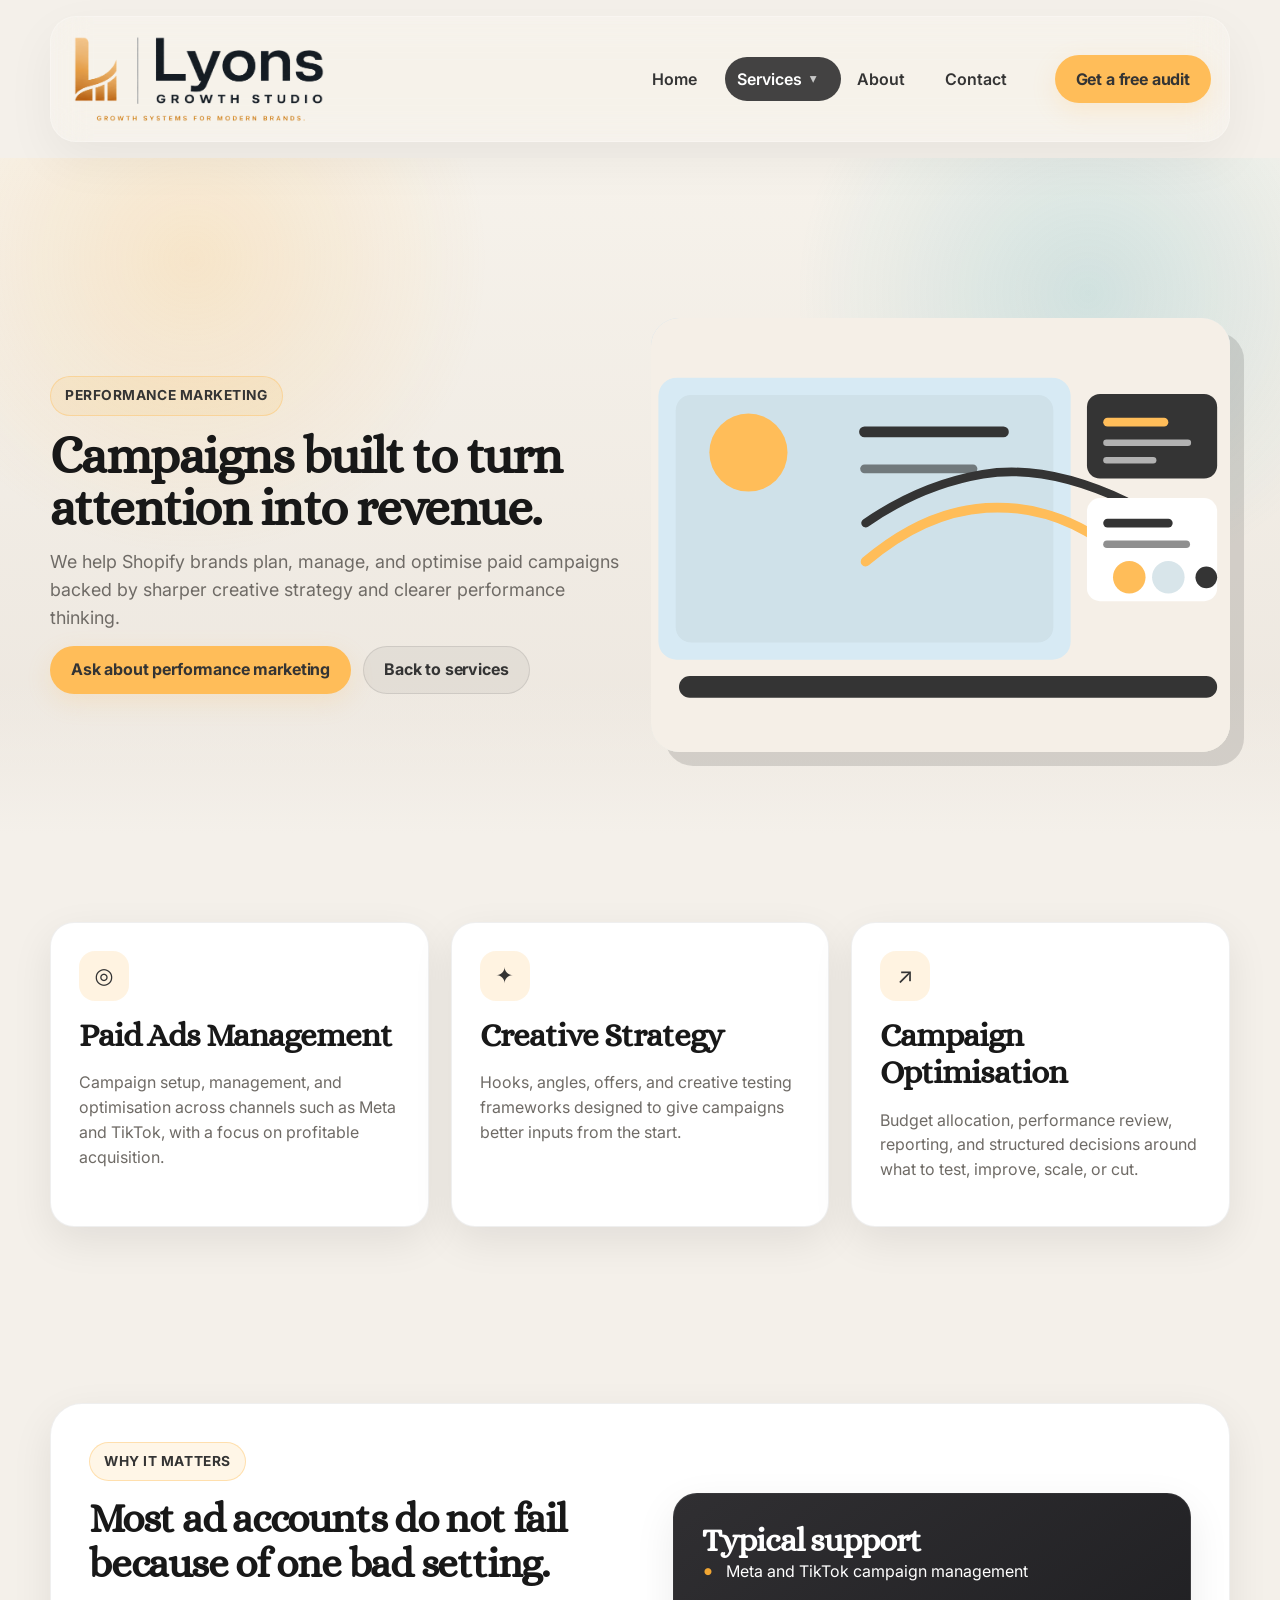
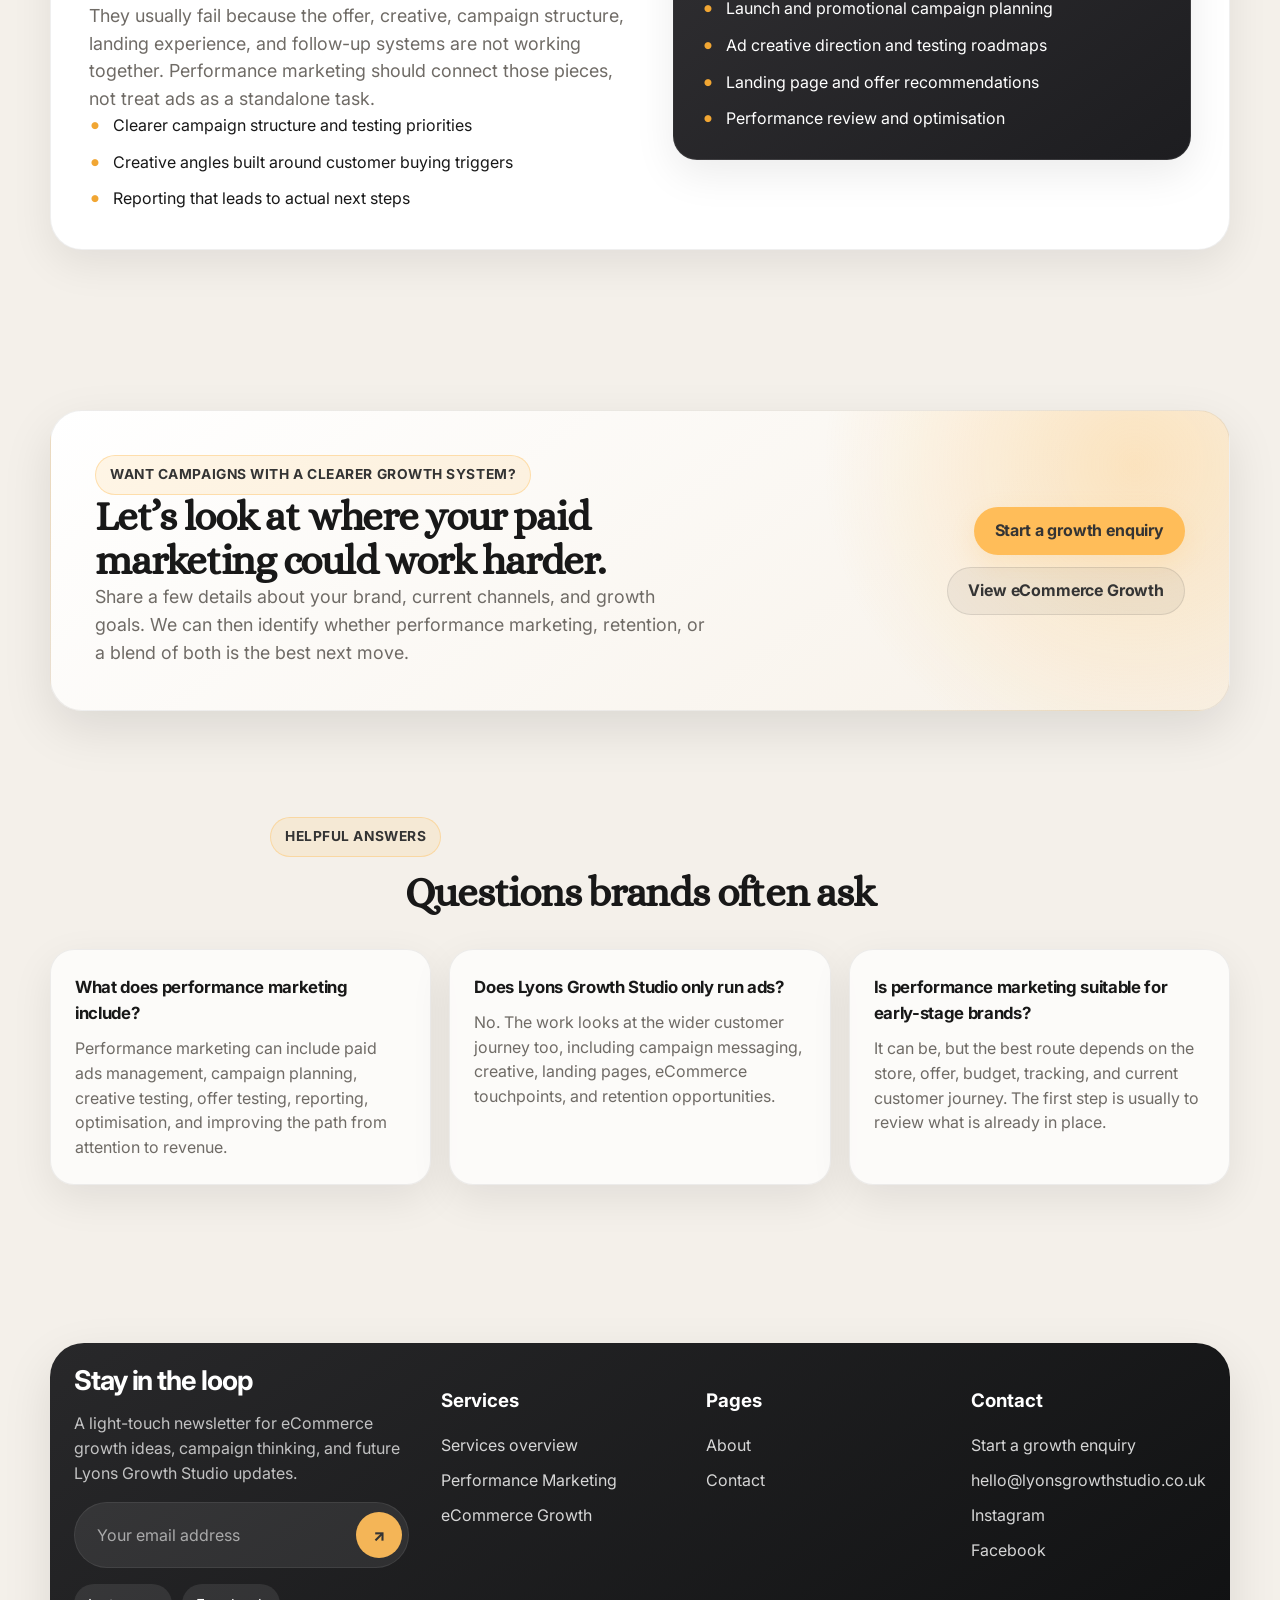
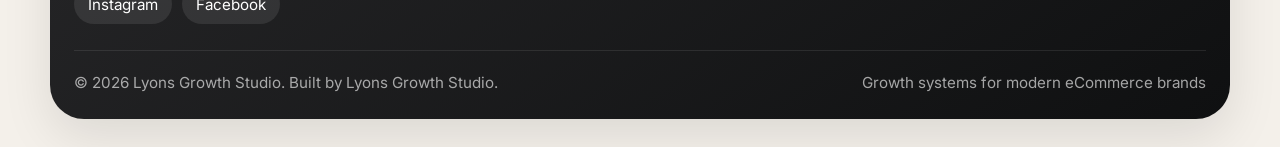
<file: performance-marketing.html>
<!doctype html>
<html lang="en">
<head>
  <meta charset="utf-8">
  <meta name="viewport" content="width=device-width, initial-scale=1">
  <title>Performance Marketing for Shopify Brands | Lyons Growth Studio</title>
  <meta name="description" content="Paid ads management, campaign strategy, creative testing, and optimisation for Shopify brands that want clearer growth and stronger conversion paths.">
  <meta name="robots" content="index, follow, max-image-preview:large">
  <meta name="author" content="Lyons Growth Studio">
  <meta name="theme-color" content="#ffbd59">
  <link rel="canonical" href="https://lyonsgrowthstudio.co.uk/performance-marketing.html">
  <meta property="og:title" content="Performance Marketing for Shopify Brands | Lyons Growth Studio">
  <meta property="og:description" content="Paid ads management, campaign strategy, creative testing, and optimisation for Shopify brands that want clearer growth and stronger conversion paths.">
  <meta property="og:type" content="website">
  <meta property="og:url" content="https://lyonsgrowthstudio.co.uk/performance-marketing.html">
  <meta property="og:site_name" content="Lyons Growth Studio">
  <meta property="og:locale" content="en_GB">
  <meta property="og:image" content="https://lyonsgrowthstudio.co.uk/assets/img/social-share.png">
  <meta property="og:image:secure_url" content="https://lyonsgrowthstudio.co.uk/assets/img/social-share.png">
  <meta property="og:image:width" content="1200">
  <meta property="og:image:height" content="630">
  <meta property="og:image:type" content="image/png">
  <meta property="og:image:alt" content="Lyons Growth Studio logo over a warm abstract hero background.">
  <meta name="twitter:card" content="summary_large_image">
  <meta name="twitter:title" content="Performance Marketing for Shopify Brands | Lyons Growth Studio">
  <meta name="twitter:description" content="Paid ads management, campaign strategy, creative testing, and optimisation for Shopify brands that want clearer growth and stronger conversion paths.">
  <meta name="twitter:image" content="https://lyonsgrowthstudio.co.uk/assets/img/social-share.png">
  <meta name="twitter:image:alt" content="Lyons Growth Studio logo over a warm abstract hero background.">
  <link rel="stylesheet" href="assets/css/styles.css">
  <link rel="icon" href="assets/img/favicon.ico" sizes="any">
  <link rel="icon" href="assets/img/favicon.png" type="image/png">
  <link rel="apple-touch-icon" href="assets/img/favicon.png">
  <script type="application/ld+json">
{"@context":"https://schema.org","@graph":[{"@type":["Organization","ProfessionalService"],"@id":"https://lyonsgrowthstudio.co.uk/#organization","name":"Lyons Growth Studio","url":"https://lyonsgrowthstudio.co.uk/","logo":"https://lyonsgrowthstudio.co.uk/assets/img/lyons-growth-logo-main.png","image":"https://lyonsgrowthstudio.co.uk/assets/img/social-share.png","email":"hello@lyonsgrowthstudio.co.uk","founder":{"@type":"Person","name":"Trent Lyons"},"address":{"@type":"PostalAddress","addressRegion":"Suffolk","addressCountry":"GB"},"areaServed":["Suffolk","United Kingdom","Worldwide"],"sameAs":["https://www.instagram.com/lyonsgrowthstudio/","https://www.facebook.com/LyonsGrowthStudio/"],"description":"Lyons Growth Studio helps modern Shopify and eCommerce brands grow through performance marketing, Klaviyo email marketing, automation, Shopify support, creative testing, and retention systems.","serviceType":["Performance marketing","Paid ads management","Shopify support","Klaviyo email marketing","eCommerce growth","Marketing automation"]},{"@type":"WebSite","@id":"https://lyonsgrowthstudio.co.uk/#website","url":"https://lyonsgrowthstudio.co.uk/","name":"Lyons Growth Studio","publisher":{"@id":"https://lyonsgrowthstudio.co.uk/#organization"},"inLanguage":"en-GB"},{"@type":"WebPage","@id":"https://lyonsgrowthstudio.co.uk/performance-marketing.html#webpage","url":"https://lyonsgrowthstudio.co.uk/performance-marketing.html","name":"Performance Marketing for Shopify Brands | Lyons Growth Studio","description":"Paid ads management, campaign strategy, creative testing, and optimisation for Shopify brands that want clearer growth and stronger conversion paths.","isPartOf":{"@id":"https://lyonsgrowthstudio.co.uk/#website"},"about":{"@id":"https://lyonsgrowthstudio.co.uk/#organization"},"publisher":{"@id":"https://lyonsgrowthstudio.co.uk/#organization"},"primaryImageOfPage":"https://lyonsgrowthstudio.co.uk/assets/img/social-share.png","inLanguage":"en-GB"},{"@type":"BreadcrumbList","@id":"https://lyonsgrowthstudio.co.uk/performance-marketing.html#breadcrumb","itemListElement":[{"@type":"ListItem","position":1,"name":"Home","item":"https://lyonsgrowthstudio.co.uk/"},{"@type":"ListItem","position":2,"name":"Services","item":"https://lyonsgrowthstudio.co.uk/services.html"},{"@type":"ListItem","position":3,"name":"Performance Marketing for Shopify Brands","item":"https://lyonsgrowthstudio.co.uk/performance-marketing.html"}]},{"@type":"Service","@id":"https://lyonsgrowthstudio.co.uk/performance-marketing.html#service","name":"Performance Marketing for Shopify Brands","description":"Paid ads management, campaign strategy, creative testing, and optimisation for Shopify brands that want clearer growth and stronger conversion paths.","serviceType":["Performance marketing","Paid ads management","Campaign management","Creative testing","Campaign optimisation"],"provider":{"@id":"https://lyonsgrowthstudio.co.uk/#organization"},"areaServed":["Suffolk","United Kingdom","Worldwide"],"audience":{"@type":"Audience","audienceType":"Shopify and eCommerce brands"},"url":"https://lyonsgrowthstudio.co.uk/performance-marketing.html"},{"@type":"FAQPage","@id":"https://lyonsgrowthstudio.co.uk/performance-marketing.html#faq","mainEntity":[{"@type":"Question","name":"What does performance marketing include?","acceptedAnswer":{"@type":"Answer","text":"Performance marketing can include paid ads management, campaign planning, creative testing, offer testing, reporting, optimisation, and improving the path from attention to revenue."}},{"@type":"Question","name":"Does Lyons Growth Studio only run ads?","acceptedAnswer":{"@type":"Answer","text":"No. The work looks at the wider customer journey too, including campaign messaging, creative, landing pages, eCommerce touchpoints, and retention opportunities."}},{"@type":"Question","name":"Is performance marketing suitable for early-stage brands?","acceptedAnswer":{"@type":"Answer","text":"It can be, but the best route depends on the store, offer, budget, tracking, and current customer journey. The first step is usually to review what is already in place."}}]}]}
  </script>
</head>
<body>
  <a class="skip-link" href="#main">Skip to content</a>
  <div class="page-shell">
    
<header class="site-header">
  <div class="header-shell">
    <a class="brand" href="index.html" aria-label="Lyons Growth Studio home">
      <img class="brand-logo brand-logo-full" src="assets/img/lyons-growth-logo-main.png" alt="Lyons Growth Studio" decoding="async">
      <img class="brand-logo brand-logo-icon" src="assets/img/lyons-growth-icon.png" alt="Lyons Growth Studio icon" decoding="async">
    </a>
    <div class="nav-wrap">
      <button class="nav-toggle" aria-expanded="false" aria-controls="primary-nav" aria-label="Open menu">☰</button>
      <nav class="site-nav" id="primary-nav" aria-label="Primary">
        <ul class="nav-list">
          <li class="nav-pill" aria-hidden="true" role="presentation"></li>
          <li class="nav-item" data-pill="true">
            <a class="nav-link" href="index.html">Home</a>
            
        </li><li class="nav-item is-current has-dropdown" data-pill="true">
            <a class="nav-link" href="services.html">Services <span class="caret">▾</span></a>
            <div class="nav-dropdown"><a class="dropdown-link" href="performance-marketing.html">
                  <strong>Performance Marketing</strong>
                  <span>Paid ads, campaign management, creative testing</span>
                </a><a class="dropdown-link" href="ecommerce-growth.html">
                  <strong>eCommerce Growth</strong>
                  <span>Shopify, Klaviyo, flows, campaigns, retention</span>
                </a></div>
        </li><li class="nav-item" data-pill="true">
            <a class="nav-link" href="about.html">About</a>
            
        </li><li class="nav-item" data-pill="true">
            <a class="nav-link" href="contact.html">Contact</a>
            
        </li>
        </ul>
      </nav>
      <a class="btn nav-cta" href="contact.html">Get a free audit</a>
    </div>
  </div>
</header>

    <main id="main">
<section class="page-hero"><div class="container"><div class="grid-2" style="align-items:center;"><div class="section-head" style="margin-bottom:0;"><span class="eyebrow">Performance Marketing</span><h1 class="title-xl">Campaigns built to turn attention into revenue.</h1><p class="lead">We help Shopify brands plan, manage, and optimise paid campaigns backed by sharper creative strategy and clearer performance thinking.</p><div class="btn-row"><a class="btn" href="contact.html">Ask about performance marketing</a><a class="btn ghost-dark" href="services.html">Back to services</a></div></div><div class="image-card"><img src="assets/img/service-content.svg" alt="Abstract image representing performance marketing campaigns" loading="lazy" decoding="async"></div></div></div></section>
<section class="section"><div class="container grid-3"><div class="card"><div class="icon">◎</div><h2 class="title-md">Paid Ads Management</h2><p class="muted">Campaign setup, management, and optimisation across channels such as Meta and TikTok, with a focus on profitable acquisition.</p></div><div class="card"><div class="icon">✦</div><h2 class="title-md">Creative Strategy</h2><p class="muted">Hooks, angles, offers, and creative testing frameworks designed to give campaigns better inputs from the start.</p></div><div class="card"><div class="icon">↗</div><h2 class="title-md">Campaign Optimisation</h2><p class="muted">Budget allocation, performance review, reporting, and structured decisions around what to test, improve, scale, or cut.</p></div></div></section>
<section class="section"><div class="container"><div class="section-card" style="padding: clamp(22px, 4vw, 38px);"><div class="two-col"><div class="flow"><span class="eyebrow">Why it matters</span><h2 class="title-lg">Most ad accounts do not fail because of one bad setting.</h2><p class="lead">They usually fail because the offer, creative, campaign structure, landing experience, and follow-up systems are not working together. Performance marketing should connect those pieces, not treat ads as a standalone task.</p><ul class="check-list"><li>Clearer campaign structure and testing priorities</li><li>Creative angles built around customer buying triggers</li><li>Reporting that leads to actual next steps</li></ul></div><div class="card dark"><h3 class="title-md">Typical support</h3><ul class="check-list"><li>Meta and TikTok campaign management</li><li>Launch and promotional campaign planning</li><li>Ad creative direction and testing roadmaps</li><li>Landing page and offer recommendations</li><li>Performance review and optimisation</li></ul></div></div></div></div></section>
<section class="conversion-cta"><div class="container"><div class="conversion-cta-card"><div><span class="eyebrow">Want campaigns with a clearer growth system?</span><h2 class="title-lg">Let’s look at where your paid marketing could work harder.</h2><p class="lead">Share a few details about your brand, current channels, and growth goals. We can then identify whether performance marketing, retention, or a blend of both is the best next move.</p></div><div class="conversion-cta-actions"><a class="btn" href="contact.html">Start a growth enquiry</a><a class="btn ghost-dark" href="ecommerce-growth.html">View eCommerce Growth</a></div></div></div></section>
<section class="section seo-faq" aria-labelledby="faq-heading">
  <div class="container">
    <div class="section-head" style="text-align:center; margin-inline:auto;">
      <span class="eyebrow">Helpful answers</span>
      <h2 class="title-lg" id="faq-heading">Questions brands often ask</h2>
    </div>
    <div class="faq-grid">
        <article class="faq-card">
          <h3>What does performance marketing include?</h3>
          <p>Performance marketing can include paid ads management, campaign planning, creative testing, offer testing, reporting, optimisation, and improving the path from attention to revenue.</p>
        </article>
        <article class="faq-card">
          <h3>Does Lyons Growth Studio only run ads?</h3>
          <p>No. The work looks at the wider customer journey too, including campaign messaging, creative, landing pages, eCommerce touchpoints, and retention opportunities.</p>
        </article>
        <article class="faq-card">
          <h3>Is performance marketing suitable for early-stage brands?</h3>
          <p>It can be, but the best route depends on the store, offer, budget, tracking, and current customer journey. The first step is usually to review what is already in place.</p>
        </article>
    </div>
  </div>
</section>

    </main>
    
<footer class="site-footer">
  <div class="footer-shell">
    <div class="footer-grid">
      <div>
        <h2 class="footer-title">Stay in the loop</h2>
        <p class="muted" style="color: rgba(255,255,255,.72); max-width: 38ch;">A light-touch newsletter for eCommerce growth ideas, campaign thinking, and future Lyons Growth Studio updates.</p>
        <form class="newsletter ajax-form" action="https://formspree.io/f/mpqkbgpd" method="POST" data-ajax-form data-success-message="Thanks — you’re on the list.">
          <input type="hidden" name="_subject" value="New newsletter signup from Lyons Growth Studio">
          <input type="email" name="email" placeholder="Your email address" aria-label="Email address for newsletter" required>
          <button type="submit" aria-label="Submit newsletter form">↗</button>
        </form>
        <div class="form-status newsletter-status" role="status" aria-live="polite"></div>
        <div class="social-row">
          <a class="social-link" href="https://www.instagram.com/lyonsgrowthstudio/" target="_blank" rel="noreferrer">Instagram</a>
          <a class="social-link" href="https://www.facebook.com/LyonsGrowthStudio/" target="_blank" rel="noreferrer">Facebook</a>
        </div>
      </div>
      <div>
        <h3>Services</h3>
        <ul class="footer-list">
          <li><a href="services.html">Services overview</a></li>
          <li><a href="performance-marketing.html">Performance Marketing</a></li>
          <li><a href="ecommerce-growth.html">eCommerce Growth</a></li>
        </ul>
      </div>
      <div>
        <h3>Pages</h3>
        <ul class="footer-list">
          <li><a href="about.html">About</a></li>
          <li><a href="contact.html">Contact</a></li>
        </ul>
      </div>
      <div>
        <h3>Contact</h3>
        <ul class="footer-list">
          <li><a href="contact.html">Start a growth enquiry</a></li>
          <li><a href="mailto:hello@lyonsgrowthstudio.co.uk">hello@lyonsgrowthstudio.co.uk</a></li>
          <li><a href="https://www.instagram.com/lyonsgrowthstudio/" target="_blank" rel="noreferrer">Instagram</a></li>
          <li><a href="https://www.facebook.com/LyonsGrowthStudio/" target="_blank" rel="noreferrer">Facebook</a></li>
        </ul>
      </div>
    </div>
    <div class="footer-bottom">
      <span>© <span data-year></span> Lyons Growth Studio. Built by Lyons Growth Studio.</span>
      <span>Growth systems for modern eCommerce brands</span>
    </div>
  </div>
</footer>

  </div>
  <script src="assets/js/main.js"></script>
</body>
</html>
</file>
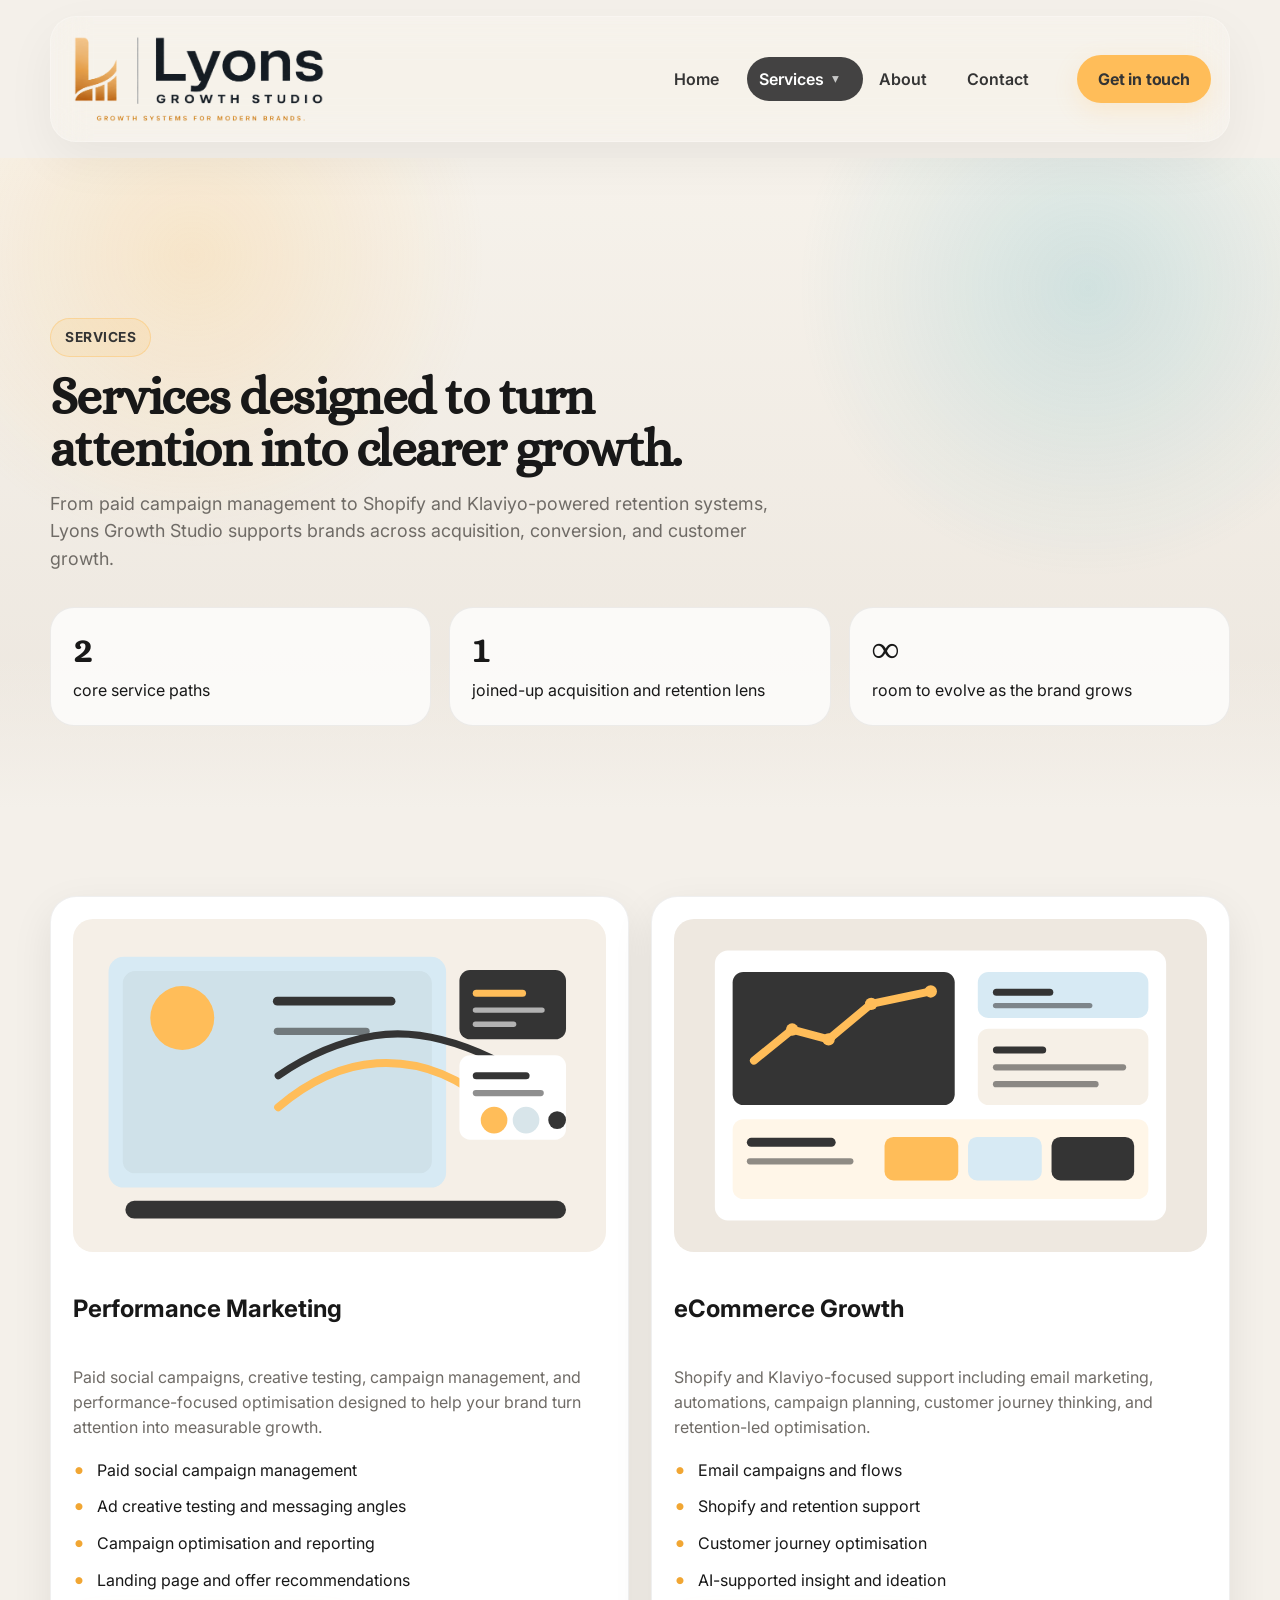
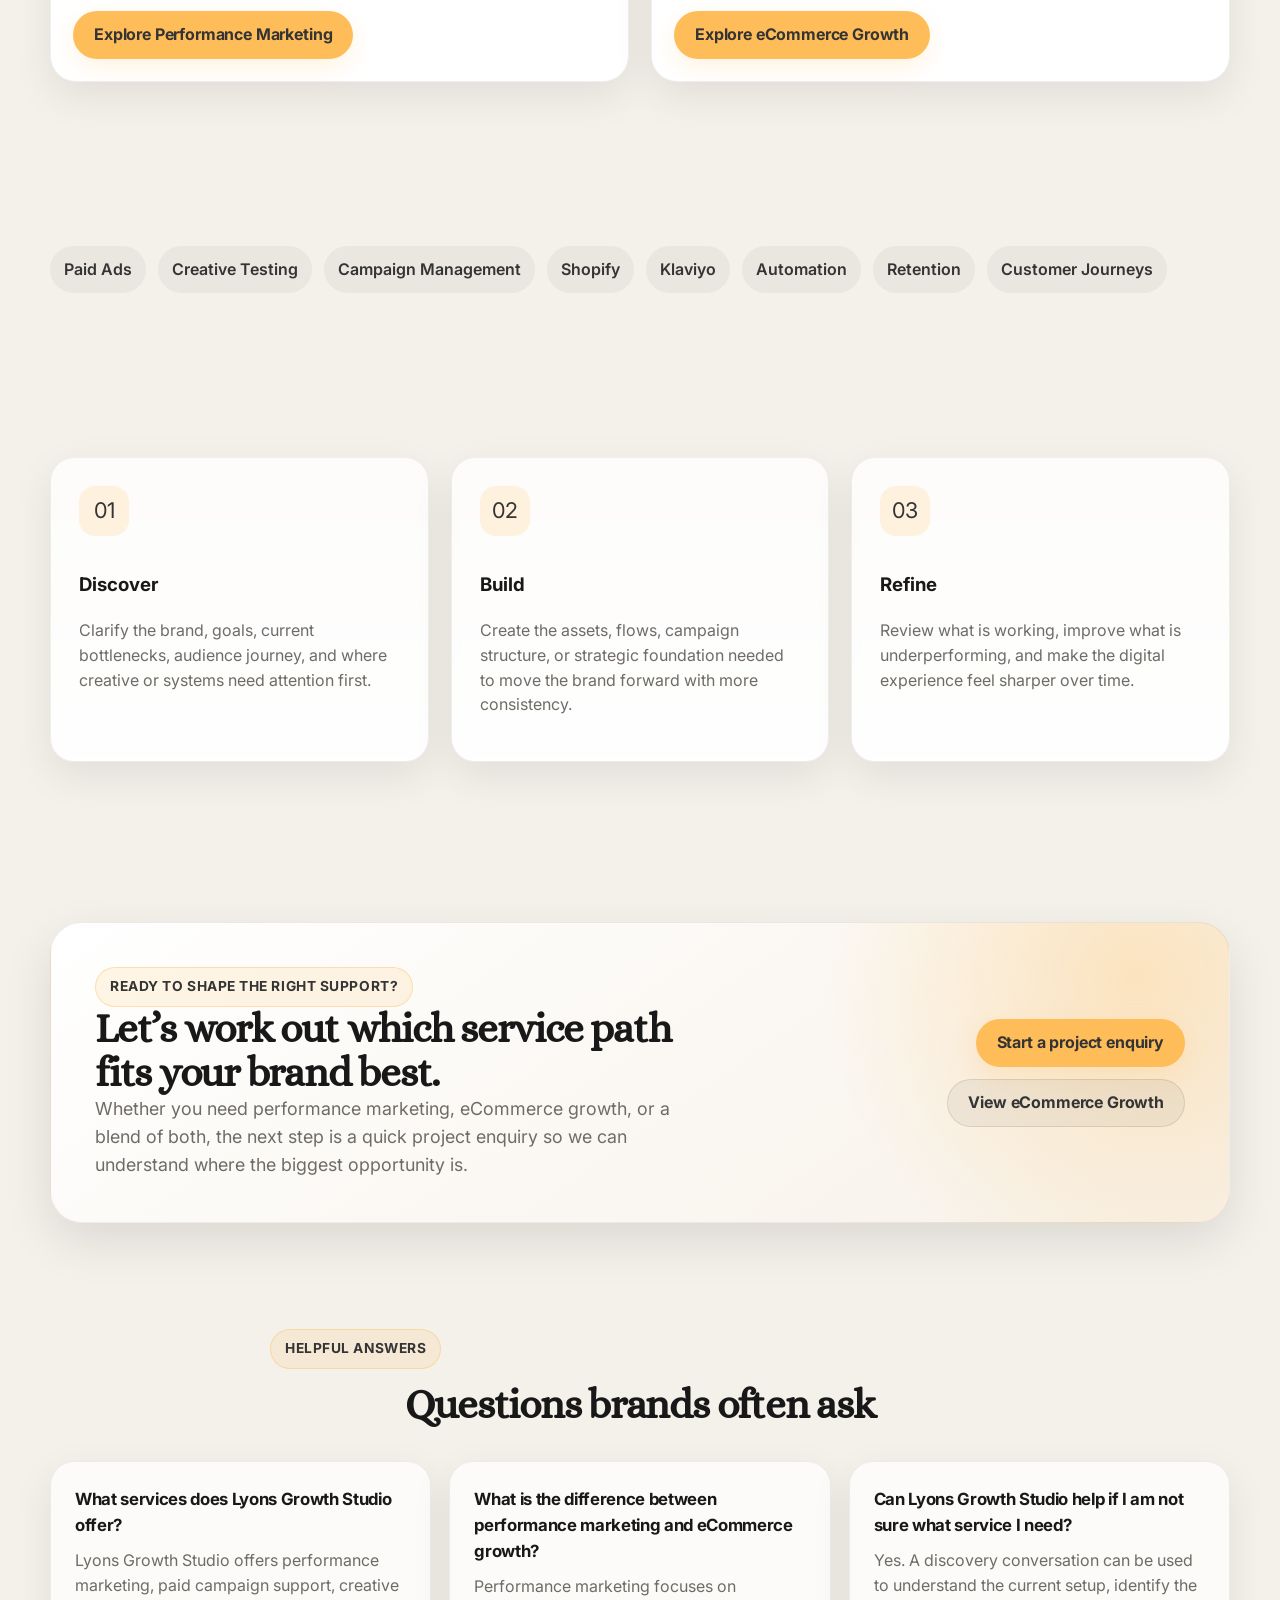
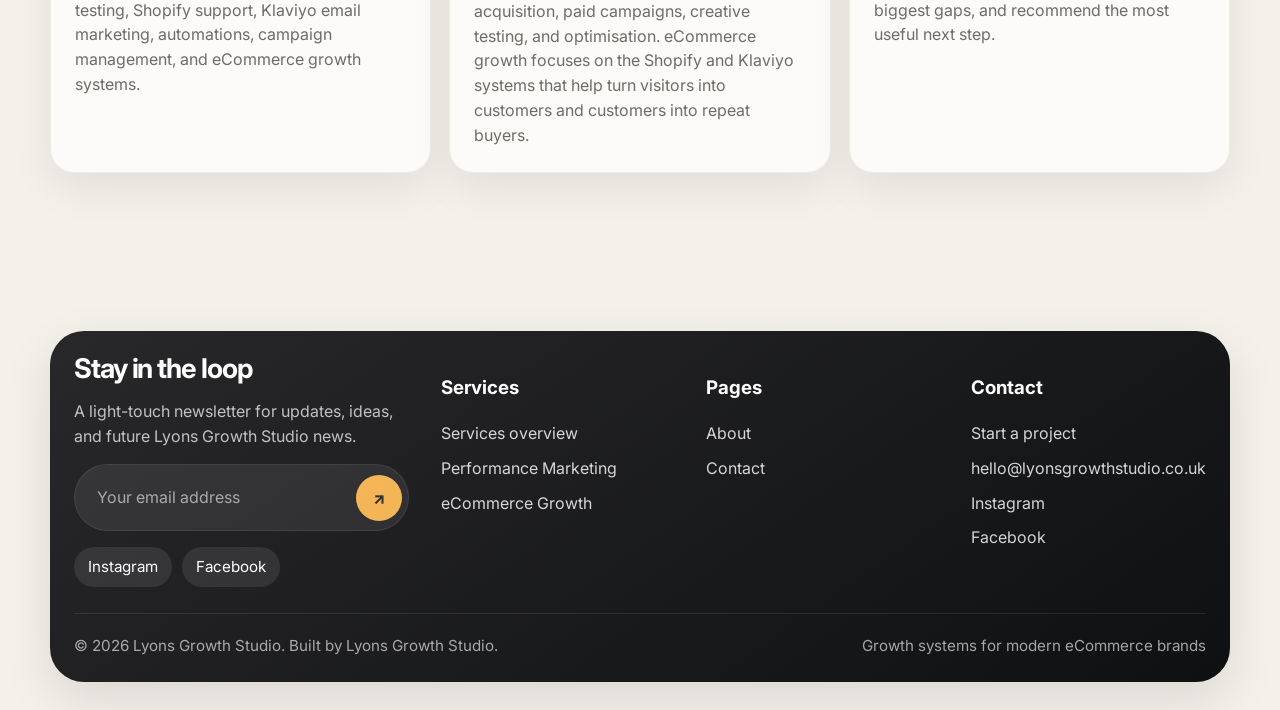
<file: services.html>
<!doctype html>
<html lang="en">
<head>
  <meta charset="utf-8">
  <meta name="viewport" content="width=device-width, initial-scale=1">
  <title>Services | Performance Marketing, Shopify &amp; Klaviyo Support</title>
  <meta name="description" content="Explore performance marketing, Shopify support, Klaviyo email marketing, campaign management, creative testing, and retention systems for modern eCommerce brands.">
  <meta name="robots" content="index, follow, max-image-preview:large">
  <meta name="author" content="Lyons Growth Studio">
  <meta name="theme-color" content="#ffbd59">
  <link rel="canonical" href="https://lyonsgrowthstudio.co.uk/services.html">
  <meta property="og:title" content="Services | Performance Marketing, Shopify &amp; Klaviyo Support">
  <meta property="og:description" content="Explore performance marketing, Shopify support, Klaviyo email marketing, campaign management, creative testing, and retention systems for modern eCommerce brands.">
  <meta property="og:type" content="website">
  <meta property="og:url" content="https://lyonsgrowthstudio.co.uk/services.html">
  <meta property="og:site_name" content="Lyons Growth Studio">
  <meta property="og:locale" content="en_GB">
  <meta property="og:image" content="https://lyonsgrowthstudio.co.uk/assets/img/social-share.png">
  <meta property="og:image:secure_url" content="https://lyonsgrowthstudio.co.uk/assets/img/social-share.png">
  <meta property="og:image:width" content="1200">
  <meta property="og:image:height" content="630">
  <meta property="og:image:type" content="image/png">
  <meta property="og:image:alt" content="Lyons Growth Studio logo over a warm abstract hero background.">
  <meta name="twitter:card" content="summary_large_image">
  <meta name="twitter:title" content="Services | Performance Marketing, Shopify &amp; Klaviyo Support">
  <meta name="twitter:description" content="Explore performance marketing, Shopify support, Klaviyo email marketing, campaign management, creative testing, and retention systems for modern eCommerce brands.">
  <meta name="twitter:image" content="https://lyonsgrowthstudio.co.uk/assets/img/social-share.png">
  <meta name="twitter:image:alt" content="Lyons Growth Studio logo over a warm abstract hero background.">
  <link rel="stylesheet" href="assets/css/styles.css">
  <link rel="icon" href="assets/img/favicon.ico" sizes="any">
  <link rel="icon" href="assets/img/favicon.png" type="image/png">
  <link rel="apple-touch-icon" href="assets/img/favicon.png">
  <script type="application/ld+json">
{"@context":"https://schema.org","@graph":[{"@type":["Organization","ProfessionalService"],"@id":"https://lyonsgrowthstudio.co.uk/#organization","name":"Lyons Growth Studio","url":"https://lyonsgrowthstudio.co.uk/","logo":"https://lyonsgrowthstudio.co.uk/assets/img/lyons-growth-logo-main.png","image":"https://lyonsgrowthstudio.co.uk/assets/img/social-share.png","email":"hello@lyonsgrowthstudio.co.uk","founder":{"@type":"Person","name":"Trent Lyons"},"address":{"@type":"PostalAddress","addressRegion":"Suffolk","addressCountry":"GB"},"areaServed":["Suffolk","United Kingdom","Worldwide"],"sameAs":["https://www.instagram.com/lyonsgrowthstudio/","https://www.facebook.com/LyonsGrowthStudio/"],"description":"Lyons Growth Studio helps modern Shopify and eCommerce brands grow through performance marketing, Klaviyo email marketing, automation, Shopify support, creative testing, and retention systems.","serviceType":["Performance marketing","Paid ads management","Shopify support","Klaviyo email marketing","eCommerce growth","Marketing automation"]},{"@type":"WebSite","@id":"https://lyonsgrowthstudio.co.uk/#website","url":"https://lyonsgrowthstudio.co.uk/","name":"Lyons Growth Studio","publisher":{"@id":"https://lyonsgrowthstudio.co.uk/#organization"},"inLanguage":"en-GB"},{"@type":"WebPage","@id":"https://lyonsgrowthstudio.co.uk/services.html#webpage","url":"https://lyonsgrowthstudio.co.uk/services.html","name":"Services | Performance Marketing, Shopify & Klaviyo Support","description":"Explore performance marketing, Shopify support, Klaviyo email marketing, campaign management, creative testing, and retention systems for modern eCommerce brands.","isPartOf":{"@id":"https://lyonsgrowthstudio.co.uk/#website"},"about":{"@id":"https://lyonsgrowthstudio.co.uk/#organization"},"publisher":{"@id":"https://lyonsgrowthstudio.co.uk/#organization"},"primaryImageOfPage":"https://lyonsgrowthstudio.co.uk/assets/img/social-share.png","inLanguage":"en-GB"},{"@type":"BreadcrumbList","@id":"https://lyonsgrowthstudio.co.uk/services.html#breadcrumb","itemListElement":[{"@type":"ListItem","position":1,"name":"Home","item":"https://lyonsgrowthstudio.co.uk/"},{"@type":"ListItem","position":2,"name":"Services","item":"https://lyonsgrowthstudio.co.uk/services.html"}]},{"@type":"Service","@id":"https://lyonsgrowthstudio.co.uk/services.html#service","name":"Performance Marketing and eCommerce Growth Services","description":"Explore performance marketing, Shopify support, Klaviyo email marketing, campaign management, creative testing, and retention systems for modern eCommerce brands.","serviceType":["Performance marketing","Paid ads management","Shopify support","Klaviyo email marketing","eCommerce growth"],"provider":{"@id":"https://lyonsgrowthstudio.co.uk/#organization"},"areaServed":["Suffolk","United Kingdom","Worldwide"],"audience":{"@type":"Audience","audienceType":"Shopify and eCommerce brands"},"url":"https://lyonsgrowthstudio.co.uk/services.html"},{"@type":"FAQPage","@id":"https://lyonsgrowthstudio.co.uk/services.html#faq","mainEntity":[{"@type":"Question","name":"What services does Lyons Growth Studio offer?","acceptedAnswer":{"@type":"Answer","text":"Lyons Growth Studio offers performance marketing, paid campaign support, creative testing, Shopify support, Klaviyo email marketing, automations, campaign management, and eCommerce growth systems."}},{"@type":"Question","name":"What is the difference between performance marketing and eCommerce growth?","acceptedAnswer":{"@type":"Answer","text":"Performance marketing focuses on acquisition, paid campaigns, creative testing, and optimisation. eCommerce growth focuses on the Shopify and Klaviyo systems that help turn visitors into customers and customers into repeat buyers."}},{"@type":"Question","name":"Can Lyons Growth Studio help if I am not sure what service I need?","acceptedAnswer":{"@type":"Answer","text":"Yes. A discovery conversation can be used to understand the current setup, identify the biggest gaps, and recommend the most useful next step."}}]}]}
  </script>
</head>
<body>
  <a class="skip-link" href="#main">Skip to content</a>
  <div class="page-shell">
    
<header class="site-header">
  <div class="header-shell">
    <a class="brand" href="index.html" aria-label="Lyons Growth Studio home">
      <img class="brand-logo brand-logo-full" src="assets/img/lyons-growth-logo-main.png" alt="Lyons Growth Studio" decoding="async">
      <img class="brand-logo brand-logo-icon" src="assets/img/lyons-growth-icon.png" alt="Lyons Growth Studio icon" decoding="async">
    </a>
    <div class="nav-wrap">
      <button class="nav-toggle" aria-expanded="false" aria-controls="primary-nav" aria-label="Open menu">☰</button>
      <nav class="site-nav" id="primary-nav" aria-label="Primary">
        <ul class="nav-list">
          <li class="nav-pill" aria-hidden="true" role="presentation"></li>
          <li class="nav-item" data-pill="true">
            <a class="nav-link" href="index.html">Home</a>
            
        </li><li class="nav-item is-current has-dropdown" data-pill="true">
            <a class="nav-link" href="services.html">Services <span class="caret">▾</span></a>
            <div class="nav-dropdown"><a class="dropdown-link" href="performance-marketing.html">
                  <strong>Performance Marketing</strong>
                  <span>Paid ads, campaign management, creative testing</span>
                </a><a class="dropdown-link" href="ecommerce-growth.html">
                  <strong>eCommerce Growth</strong>
                  <span>Shopify, Klaviyo, flows, campaigns, retention</span>
                </a></div>
        </li><li class="nav-item" data-pill="true">
            <a class="nav-link" href="about.html">About</a>
            
        </li><li class="nav-item" data-pill="true">
            <a class="nav-link" href="contact.html">Contact</a>
            
        </li>
        </ul>
      </nav>
      <a class="btn nav-cta" href="contact.html">Get in touch</a>
    </div>
  </div>
</header>

    <main id="main">
      
<section class="page-hero">
  <div class="container">
    <div class="section-head">
      <span class="eyebrow">Services</span>
      <h1 class="title-xl">Services designed to turn attention into clearer growth.</h1>
      <p class="lead">From paid campaign management to Shopify and Klaviyo-powered retention systems, Lyons Growth Studio supports brands across acquisition, conversion, and customer growth.</p>
    </div>
    <div class="stats">
      <div class="stat"><strong>2</strong><span>core service paths</span></div>
      <div class="stat"><strong>1</strong><span>joined-up acquisition and retention lens</span></div>
      <div class="stat"><strong>∞</strong><span>room to evolve as the brand grows</span></div>
    </div>
  </div>
</section>

<section class="section">
  <div class="container">
    <div class="grid-2">
      <article class="service-card">
        <img src="assets/img/service-content.svg" alt="Abstract illustration for performance marketing services" loading="lazy" decoding="async">
        <h2>Performance Marketing</h2>
        <p>Paid social campaigns, creative testing, campaign management, and performance-focused optimisation designed to help your brand turn attention into measurable growth.</p>
        <ul class="check-list">
          <li>Paid social campaign management</li>
          <li>Ad creative testing and messaging angles</li>
          <li>Campaign optimisation and reporting</li>
          <li>Landing page and offer recommendations</li>
        </ul>
        <div class="btn-row">
          <a class="btn" href="performance-marketing.html">Explore Performance Marketing</a>
        </div>
      </article>
      <article class="service-card">
        <img src="assets/img/service-growth.svg" alt="Abstract illustration for eCommerce growth services" loading="lazy" decoding="async">
        <h2>eCommerce Growth</h2>
        <p>Shopify and Klaviyo-focused support including email marketing, automations, campaign planning, customer journey thinking, and retention-led optimisation.</p>
        <ul class="check-list">
          <li>Email campaigns and flows</li>
          <li>Shopify and retention support</li>
          <li>Customer journey optimisation</li>
          <li>AI-supported insight and ideation</li>
        </ul>
        <div class="btn-row">
          <a class="btn" href="ecommerce-growth.html">Explore eCommerce Growth</a>
        </div>
      </article>
    </div>
  </div>
</section>

<section class="section-tight">
  <div class="container feature-band">
    <div class="band-inner">
      <span class="tag">Paid Ads</span>
      <span class="tag">Creative Testing</span>
      <span class="tag">Campaign Management</span>
      <span class="tag">Shopify</span>
      <span class="tag">Klaviyo</span>
      <span class="tag">Automation</span>
      <span class="tag">Retention</span>
      <span class="tag">Customer Journeys</span>
    </div>
  </div>
</section>

<section class="section">
  <div class="container grid-3">
    <div class="card soft">
      <div class="icon">01</div>
      <h3>Discover</h3>
      <p class="muted">Clarify the brand, goals, current bottlenecks, audience journey, and where creative or systems need attention first.</p>
    </div>
    <div class="card soft">
      <div class="icon">02</div>
      <h3>Build</h3>
      <p class="muted">Create the assets, flows, campaign structure, or strategic foundation needed to move the brand forward with more consistency.</p>
    </div>
    <div class="card soft">
      <div class="icon">03</div>
      <h3>Refine</h3>
      <p class="muted">Review what is working, improve what is underperforming, and make the digital experience feel sharper over time.</p>
    </div>
  </div>
</section>

<section class="conversion-cta">
  <div class="container">
    <div class="conversion-cta-card">
      <div>
        <span class="eyebrow">Ready to shape the right support?</span>
        <h2 class="title-lg">Let’s work out which service path fits your brand best.</h2>
        <p class="lead">Whether you need performance marketing, eCommerce growth, or a blend of both, the next step is a quick project enquiry so we can understand where the biggest opportunity is.</p>
      </div>
      <div class="conversion-cta-actions">
        <a class="btn" href="contact.html">Start a project enquiry</a>
        <a class="btn ghost-dark" href="ecommerce-growth.html">View eCommerce Growth</a>
      </div>
    </div>
  </div>
</section>

<section class="section seo-faq" aria-labelledby="faq-heading">
  <div class="container">
    <div class="section-head" style="text-align:center; margin-inline:auto;">
      <span class="eyebrow">Helpful answers</span>
      <h2 class="title-lg" id="faq-heading">Questions brands often ask</h2>
    </div>
    <div class="faq-grid">
        <article class="faq-card">
          <h3>What services does Lyons Growth Studio offer?</h3>
          <p>Lyons Growth Studio offers performance marketing, paid campaign support, creative testing, Shopify support, Klaviyo email marketing, automations, campaign management, and eCommerce growth systems.</p>
        </article>
        <article class="faq-card">
          <h3>What is the difference between performance marketing and eCommerce growth?</h3>
          <p>Performance marketing focuses on acquisition, paid campaigns, creative testing, and optimisation. eCommerce growth focuses on the Shopify and Klaviyo systems that help turn visitors into customers and customers into repeat buyers.</p>
        </article>
        <article class="faq-card">
          <h3>Can Lyons Growth Studio help if I am not sure what service I need?</h3>
          <p>Yes. A discovery conversation can be used to understand the current setup, identify the biggest gaps, and recommend the most useful next step.</p>
        </article>
    </div>
  </div>
</section>

    </main>
    
<footer class="site-footer">
  <div class="footer-shell">
    <div class="footer-grid">
      <div>
        <h2 class="footer-title">Stay in the loop</h2>
        <p class="muted" style="color: rgba(255,255,255,.72); max-width: 38ch;">A light-touch newsletter for updates, ideas, and future Lyons Growth Studio news.</p>
        <form class="newsletter ajax-form" action="https://formspree.io/f/mpqkbgpd" method="POST" data-ajax-form data-success-message="Thanks — you’re on the list.">
          <input type="hidden" name="_subject" value="New newsletter signup from Lyons Growth Studio">
          <input type="email" name="email" placeholder="Your email address" aria-label="Email address for newsletter" required>
          <button type="submit" aria-label="Submit newsletter form">↗</button>
        </form>
        <div class="form-status newsletter-status" role="status" aria-live="polite"></div>
        <div class="social-row">
          <a class="social-link" href="https://www.instagram.com/lyonsgrowthstudio/" target="_blank" rel="noreferrer">Instagram</a>
          <a class="social-link" href="https://www.facebook.com/LyonsGrowthStudio/" target="_blank" rel="noreferrer">Facebook</a>
        </div>
      </div>
      <div>
        <h3>Services</h3>
        <ul class="footer-list">
          <li><a href="services.html">Services overview</a></li>
          <li><a href="performance-marketing.html">Performance Marketing</a></li>
          <li><a href="ecommerce-growth.html">eCommerce Growth</a></li>
        </ul>
      </div>
      <div>
        <h3>Pages</h3>
        <ul class="footer-list">
          <li><a href="about.html">About</a></li>
          <li><a href="contact.html">Contact</a></li>
        </ul>
      </div>
      <div>
        <h3>Contact</h3>
        <ul class="footer-list">
          <li><a href="contact.html">Start a project</a></li>
          <li><a href="mailto:hello@lyonsgrowthstudio.co.uk">hello@lyonsgrowthstudio.co.uk</a></li>
          <li><a href="https://www.instagram.com/lyonsgrowthstudio/" target="_blank" rel="noreferrer">Instagram</a></li>
          <li><a href="https://www.facebook.com/LyonsGrowthStudio/" target="_blank" rel="noreferrer">Facebook</a></li>
        </ul>
      </div>
    </div>
    <div class="footer-bottom">
      <span>© <span data-year></span> Lyons Growth Studio. Built by Lyons Growth Studio.</span>
      <span>Growth systems for modern eCommerce brands</span>
    </div>
  </div>
</footer>

  </div>
  <script src="assets/js/main.js"></script>
</body>
</html>
</file>
<file: assets/css/styles.css>
@import url("https://fonts.googleapis.com/css2?family=Alice&family=Inter:wght@400;500;600;700;800&display=swap");

:root {
  --accent: #ffbd59;
  --accent-strong: #f1a633;
  --charcoal: #343434;
  --ink: #181818;
  --bg: #f4f0ea;
  --bg-soft: #ede8e0;
  --card: #ffffff;
  --muted: #6f6b66;
  --line: rgba(52, 52, 52, 0.14);
  --shadow-soft: 0 14px 42px rgba(0, 0, 0, 0.08);
  --shadow-card: 0 18px 50px rgba(12, 12, 12, 0.1);
  --radius-xl: 32px;
  --radius-lg: 24px;
  --radius-md: 18px;
  --radius-sm: 12px;
  --container: min(1180px, calc(100vw - 32px));
  --nav-height: 84px;
}

* { box-sizing: border-box; }
html { scroll-behavior: smooth; }

body {
  margin: 0;
  font-family: "Inter", system-ui, -apple-system, BlinkMacSystemFont, "Segoe UI", sans-serif;
  background: var(--bg);
  color: var(--ink);
  line-height: 1.55;
}

body.menu-open { overflow: hidden; }
img { max-width: 100%; display: block; }
a { color: inherit; text-decoration: none; }
button, input, textarea { font: inherit; }
main { overflow: clip; }
.page-shell { min-height: 100vh; }
.container { width: var(--container); margin: 0 auto; }
.section { padding: 88px 0; }
.section-tight { padding: 56px 0; }

.section-head {
  display: grid;
  gap: 14px;
  margin-bottom: 34px;
  max-width: 740px;
}

.eyebrow {
  display: inline-flex;
  align-items: center;
  gap: 8px;
  width: fit-content;
  padding: 8px 14px;
  border-radius: 999px;
  background: rgba(255, 189, 89, 0.14);
  border: 1px solid rgba(255, 189, 89, 0.4);
  color: var(--charcoal);
  font-size: 0.86rem;
  font-weight: 700;
  letter-spacing: 0.04em;
  text-transform: uppercase;
}

.eyebrow.dark {
  background: rgba(255, 255, 255, 0.12);
  border-color: rgba(255, 255, 255, 0.18);
  color: #fff7e7;
}

.display, .title-xl, .title-lg, .title-md {
  font-family: "Alice", Georgia, serif;
  letter-spacing: -0.03em;
}

.display {
  margin: 0;
  font-size: clamp(2.8rem, 5vw, 5.1rem);
  line-height: 0.96;
}

.display.is-light { color: #fff; }

.title-xl {
  margin: 0;
  font-size: clamp(2.2rem, 4vw, 4rem);
  line-height: 1.02;
}

.title-lg {
  margin: 0;
  font-size: clamp(1.9rem, 3.2vw, 3.05rem);
  line-height: 1.08;
}

.title-md {
  margin: 0;
  font-size: clamp(1.5rem, 2.6vw, 2.35rem);
  line-height: 1.12;
}

.lead {
  margin: 0;
  font-size: clamp(1.02rem, 1.4vw, 1.17rem);
  color: var(--muted);
  max-width: 70ch;
}

.muted { color: var(--muted); }
.kicker { margin: 0; font-weight: 700; color: var(--charcoal); }
.flow > * + * { margin-top: 16px; }

.btn-row {
  display: flex;
  flex-wrap: wrap;
  gap: 12px;
  align-items: center;
}

.btn {
  --btn-bg: var(--accent);
  --btn-fg: var(--charcoal);
  display: inline-flex;
  align-items: center;
  justify-content: center;
  gap: 10px;
  min-height: 48px;
  padding: 0 20px;
  border-radius: 999px;
  border: 1px solid transparent;
  background: var(--btn-bg);
  color: var(--btn-fg);
  font-weight: 700;
  letter-spacing: -0.01em;
  box-shadow: 0 8px 24px rgba(255, 189, 89, 0.18);
  transition: transform 240ms ease, box-shadow 240ms ease, background-color 240ms ease, color 240ms ease, border-color 240ms ease;
}

.btn:hover, .btn:focus-visible {
  transform: translateY(-2px) scale(1.02);
  box-shadow: 0 16px 28px rgba(255, 189, 89, 0.28);
}

.btn:focus-visible {
  outline: 3px solid rgba(255, 189, 89, 0.38);
  outline-offset: 3px;
}

.btn.ghost {
  --btn-bg: rgba(255, 255, 255, 0.1);
  --btn-fg: #ffffff;
  border-color: rgba(255, 255, 255, 0.18);
  box-shadow: none;
  backdrop-filter: blur(10px);
}

.btn.ghost-dark {
  --btn-bg: rgba(52, 52, 52, 0.06);
  --btn-fg: var(--charcoal);
  border-color: rgba(52, 52, 52, 0.12);
  box-shadow: none;
}

.link-inline {
  display: inline-flex;
  gap: 8px;
  align-items: center;
  font-weight: 700;
  color: var(--charcoal);
}

.link-inline::after {
  content: "↗";
  transform: translateY(-1px);
}

.skip-link {
  position: absolute;
  left: 12px;
  top: -100px;
  z-index: 999;
  background: var(--ink);
  color: white;
  padding: 12px 16px;
  border-radius: 14px;
}

.skip-link:focus { top: 12px; }

.site-header {
  position: sticky;
  top: 0;
  z-index: 60;
  padding: 16px 0;
  pointer-events: none;
}

.site-header .header-shell {
  width: var(--container);
  margin: 0 auto;
  display: flex;
  align-items: center;
  gap: 18px;
  justify-content: space-between;
  min-height: var(--nav-height);
  padding: 14px 18px;
  border-radius: 26px;
  background: rgba(255, 255, 255, 0.14);
  backdrop-filter: blur(18px) saturate(140%);
  -webkit-backdrop-filter: blur(18px) saturate(140%);
  border: 1px solid rgba(255, 255, 255, 0.22);
  box-shadow: 0 18px 50px rgba(18, 18, 18, 0.05);
  pointer-events: auto;
}

.site-header.is-overlay {
  position: absolute;
  inset: 0 0 auto;
}

.site-header.is-overlay .header-shell {
  background: rgba(255, 255, 255, 0.14);
  border-color: rgba(255, 255, 255, 0.22);
  box-shadow: 0 18px 50px rgba(18, 18, 18, 0.05);
}

.site-header.is-overlay .brand,
.site-header.is-overlay .nav-link,
.site-header.is-overlay .nav-toggle {
  color: white;
}

.brand {
  position: relative;
  z-index: 2;
  display: inline-flex;
  align-items: center;
  flex: 0 0 auto;
  width: min(260px, 32vw);
  min-width: 190px;
  transition: transform 220ms ease;
}

.brand-logo {
  display: block;
  width: 100%;
  height: auto;
  object-fit: contain;
}

.brand-logo-icon {
  display: none;
  width: 46px;
  height: 46px;
}

.brand:hover { transform: scale(1.035); }

.nav-wrap {
  position: relative;
  display: flex;
  align-items: center;
  gap: 18px;
}

.site-nav { position: relative; }

.nav-list {
  position: relative;
  display: flex;
  align-items: center;
  gap: 4px;
  list-style: none;
  margin: 0;
  padding: 6px;
  border-radius: 999px;
}

.nav-pill {
  position: absolute;
  top: 6px;
  left: 6px;
  width: 0;
  height: calc(100% - 12px);
  border-radius: 999px;
  background: rgba(52, 52, 52, 0.92);
  opacity: 0;
  transition: transform 260ms ease, width 260ms ease, opacity 220ms ease;
  pointer-events: none;
}

.site-header.is-overlay .nav-pill {
  background: rgba(255, 255, 255, 0.18);
  border: 1px solid rgba(255, 255, 255, 0.16);
}

.nav-item { position: relative; }

.nav-link {
  position: relative;
  z-index: 2;
  display: inline-flex;
  align-items: center;
  gap: 8px;
  height: 44px;
  padding: 0 18px;
  border-radius: 999px;
  color: var(--charcoal);
  font-weight: 600;
  transition: color 220ms ease;
}

.nav-link .caret { font-size: 0.85rem; opacity: 0.7; }
.nav-item.is-current > .nav-link, .nav-item.is-hovered > .nav-link { color: white; }

.nav-cta { margin-left: 6px; }

.nav-dropdown {
  position: absolute;
  top: calc(100% + 14px);
  left: 0;
  min-width: 260px;
  display: grid;
  gap: 8px;
  padding: 14px;
  border-radius: 22px;
  background: rgba(244, 240, 234, 0.96);
  border: 1px solid rgba(52, 52, 52, 0.08);
  box-shadow: var(--shadow-card);
  opacity: 0;
  visibility: hidden;
  transform: translateY(8px);
  transition: opacity 220ms ease, transform 220ms ease, visibility 220ms ease;
}

.site-header.is-overlay .nav-dropdown {
  background: rgba(36, 34, 33, 0.95);
  border-color: rgba(255, 255, 255, 0.1);
}

.nav-item.has-dropdown:hover .nav-dropdown,
.nav-item.has-dropdown:focus-within .nav-dropdown,
.nav-item.has-dropdown.is-open .nav-dropdown {
  opacity: 1;
  visibility: visible;
  transform: translateY(0);
}

.dropdown-link {
  display: grid;
  gap: 6px;
  padding: 14px 16px;
  border-radius: 16px;
  transition: background 220ms ease, transform 220ms ease;
}

.dropdown-link strong { font-size: 0.98rem; }
.dropdown-link span { font-size: 0.92rem; color: var(--muted); }
.site-header.is-overlay .dropdown-link { color: white; }
.site-header.is-overlay .dropdown-link span { color: rgba(255, 255, 255, 0.72); }

.dropdown-link:hover, .dropdown-link:focus-visible {
  background: rgba(255, 189, 89, 0.16);
  transform: translateX(2px);
}

.nav-toggle {
  display: none;
  width: 48px;
  height: 48px;
  border: 0;
  border-radius: 16px;
  background: rgba(52, 52, 52, 0.08);
  color: var(--charcoal);
}

.hero {
  position: relative;
  min-height: 100svh;
  display: grid;
  align-items: end;
  padding: 28px 0 28px;
}

.hero::before {
  content: "";
  position: absolute;
  inset: 0;
  background:
    linear-gradient(180deg, rgba(22, 20, 21, 0.42) 0%, rgba(22, 20, 21, 0.26) 22%, rgba(22, 20, 21, 0.52) 100%),
    radial-gradient(circle at 50% 70%, rgba(255, 189, 89, 0.2), transparent 38%);
  pointer-events: none;
}

.hero-media {
  position: absolute;
  inset: 0;
  overflow: hidden;
}

.hero-media img {
  width: 100%;
  height: 100%;
  object-fit: cover;
}

.hero-inner {
  position: relative;
  z-index: 2;
  width: var(--container);
  margin: 0 auto;
  display: grid;
  gap: 26px;
  padding: clamp(110px, 16vw, 160px) 0 46px;
}

.hero-frame {
  max-width: 840px;
  padding: clamp(20px, 3vw, 34px);
  border-radius: 34px;
  border: 1px solid rgba(255, 255, 255, 0.14);
  background: rgba(255, 255, 255, 0.06);
  backdrop-filter: blur(4px);
}

.hero-topnote {
  width: fit-content;
  display: inline-flex;
  align-items: center;
  gap: 12px;
  margin-bottom: 18px;
  padding: 12px 16px;
  border-radius: 18px;
  border: 1px solid rgba(255, 255, 255, 0.18);
  color: #fffaf2;
  background: rgba(255, 255, 255, 0.06);
  font-weight: 600;
}

.hero-copy { display: grid; gap: 18px; }
.hero-copy .lead { color: rgba(255, 255, 255, 0.84); max-width: 60ch; }

.section-card {
  background: var(--card);
  border-radius: var(--radius-xl);
  border: 1px solid rgba(52, 52, 52, 0.08);
  box-shadow: var(--shadow-soft);
}

.two-col {
  display: grid;
  grid-template-columns: 1.05fr 1fr;
  gap: 40px;
  align-items: center;
}

.image-card {
  position: relative;
  overflow: hidden;
  border-radius: 28px;
  background: linear-gradient(160deg, #c9e0f0, #f1efe2);
  box-shadow: 14px 14px 0 rgba(52, 52, 52, 0.16);
}

.image-card img {
  width: 100%;
  aspect-ratio: 4 / 3;
  object-fit: cover;
}

.logo-row {
  display: flex;
  flex-wrap: wrap;
  gap: 28px;
  align-items: center;
}

.logo-chip {
  display: inline-flex;
  align-items: center;
  gap: 10px;
  padding: 10px 16px;
  border-radius: 999px;
  background: rgba(52, 52, 52, 0.04);
  transition: transform 220ms ease, background 220ms ease;
}

.logo-chip:hover {
  transform: scale(1.06);
  background: rgba(255, 189, 89, 0.16);
}

.logo-chip strong { font-size: 1.1rem; }

.ticker-wrap {
  overflow: hidden;
  border-radius: 999px;
  background: var(--charcoal);
  color: #fff9f0;
  border: 1px solid rgba(0, 0, 0, 0.14);
}

.ticker {
  display: flex;
  min-width: max-content;
  padding: 14px 0;
  font-weight: 600;
  white-space: nowrap;
  animation: tickerScroll 28s linear infinite;
}

.ticker:hover { animation-play-state: paused; }
.ticker span { padding-right: 40px; }

@keyframes tickerScroll {
  from { transform: translateX(0); }
  to { transform: translateX(-50%); }
}

.dark-panel {
  padding: 34px;
  border-radius: 28px;
  background: linear-gradient(145deg, #2f2f32, #1d1d20);
  color: white;
  box-shadow: var(--shadow-card);
}

.roll-grid {
  display: grid;
  grid-template-columns: repeat(2, minmax(0, 1fr));
  gap: 18px;
}

.roll-card {
  position: relative;
  min-height: 196px;
  padding: 24px 22px;
  border-radius: 24px;
  border: 1px solid rgba(255, 255, 255, 0.12);
  overflow: hidden;
  background: rgba(255, 255, 255, 0.04);
  transition: transform 240ms ease, border-color 240ms ease, background 240ms ease;
}

.roll-card:hover {
  transform: translateY(-4px);
  border-color: rgba(255, 189, 89, 0.5);
  background: rgba(255, 255, 255, 0.06);
}

.roll-card .label {
  margin: 0 0 20px;
  font-size: 0.85rem;
  letter-spacing: 0.07em;
  text-transform: uppercase;
  color: rgba(255, 255, 255, 0.58);
}

.roll-headline {
  position: relative;
  height: 94px;
  overflow: hidden;
}

.roll-track {
  position: absolute;
  inset: 0;
  display: grid;
  grid-auto-rows: 94px;
  transition: transform 320ms cubic-bezier(.2,.8,.2,1);
}

.roll-card:hover .roll-track { transform: translateY(-94px); }

.roll-primary, .roll-secondary {
  display: flex;
  align-items: center;
  font-size: clamp(1.6rem, 2vw, 2.35rem);
  line-height: 0.98;
  font-weight: 800;
  letter-spacing: -0.04em;
}

.roll-secondary { color: var(--accent); }

.roll-body {
  margin-top: 18px;
  max-width: 36ch;
  color: rgba(255, 255, 255, 0.78);
}

.split-cta {
  display: grid;
  grid-template-columns: 1.15fr 0.85fr;
  gap: 30px;
  align-items: stretch;
}

.split-cta .panel {
  border-radius: 28px;
  padding: 32px;
  border: 1px solid rgba(52, 52, 52, 0.08);
  background: linear-gradient(180deg, rgba(255,255,255,0.68), rgba(255,255,255,0.92));
  box-shadow: var(--shadow-soft);
}

.list-points {
  display: grid;
  gap: 14px;
  margin: 0;
  padding: 0;
  list-style: none;
}

.list-points li {
  display: flex;
  align-items: flex-start;
  gap: 12px;
}

.list-points li::before {
  content: "";
  width: 10px;
  height: 10px;
  margin-top: 9px;
  border-radius: 999px;
  background: var(--accent);
  flex: 0 0 auto;
}

.page-hero {
  position: relative;
  padding: 160px 0 82px;
  overflow: hidden;
  background:
    radial-gradient(circle at 15% 15%, rgba(255, 189, 89, 0.22), transparent 24%),
    radial-gradient(circle at 85% 20%, rgba(47, 160, 181, 0.18), transparent 24%),
    linear-gradient(180deg, #f6f2eb 0%, #ece6de 100%);
}

.page-hero::after {
  content: "";
  position: absolute;
  inset: auto 0 0;
  height: 150px;
  background: linear-gradient(to bottom, transparent, rgba(244, 240, 234, 1));
  pointer-events: none;
}

.page-hero .container {
  position: relative;
  z-index: 1;
}

.grid-2, .grid-3, .grid-4 { display: grid; gap: 22px; }
.grid-2 { grid-template-columns: repeat(2, minmax(0, 1fr)); }
.grid-3 { grid-template-columns: repeat(3, minmax(0, 1fr)); }
.grid-4 { grid-template-columns: repeat(4, minmax(0, 1fr)); }

.card {
  padding: 28px;
  border-radius: 24px;
  background: white;
  border: 1px solid rgba(52, 52, 52, 0.08);
  box-shadow: var(--shadow-soft);
}

.card.soft { background: linear-gradient(180deg, rgba(255,255,255,0.78), rgba(255,255,255,0.94)); }

.card.dark {
  background: linear-gradient(145deg, #302f32, #1d1d20);
  color: white;
  border-color: rgba(255,255,255,0.08);
}

.card .icon {
  width: 50px;
  height: 50px;
  display: inline-grid;
  place-items: center;
  margin-bottom: 16px;
  border-radius: 16px;
  background: rgba(255, 189, 89, 0.18);
  color: var(--charcoal);
  font-size: 1.35rem;
}

.service-card {
  display: grid;
  gap: 18px;
  padding: 22px;
  border-radius: 26px;
  background: white;
  border: 1px solid rgba(52, 52, 52, 0.08);
  box-shadow: var(--shadow-soft);
  transition: transform 240ms ease, box-shadow 240ms ease;
}

.service-card:hover {
  transform: translateY(-4px);
  box-shadow: var(--shadow-card);
}

.service-card img {
  aspect-ratio: 16 / 10;
  object-fit: cover;
  border-radius: 20px;
}

.service-card h3 {
  margin: 0;
  font-size: 1.45rem;
  letter-spacing: -0.03em;
}

.service-card p { margin: 0; color: var(--muted); }

.check-list {
  display: grid;
  gap: 12px;
  margin: 0;
  padding: 0;
  list-style: none;
}

.check-list li {
  display: flex;
  gap: 12px;
  align-items: flex-start;
}

.check-list li::before {
  content: "•";
  color: var(--accent-strong);
  font-size: 1.4rem;
  line-height: 1;
}

.feature-band { padding: 20px 0; overflow: hidden; }
.feature-band .band-inner { display: flex; gap: 12px; flex-wrap: wrap; }

.tag {
  display: inline-flex;
  align-items: center;
  gap: 8px;
  padding: 11px 14px;
  border-radius: 999px;
  background: rgba(52, 52, 52, 0.05);
  color: var(--charcoal);
  font-weight: 600;
}

.stats {
  display: grid;
  grid-template-columns: repeat(3, minmax(0, 1fr));
  gap: 18px;
}

.stat {
  padding: 22px;
  border-radius: 24px;
  background: rgba(255, 255, 255, 0.75);
  border: 1px solid rgba(52, 52, 52, 0.08);
}

.stat strong {
  display: block;
  font-family: "Alice", Georgia, serif;
  font-size: clamp(2rem, 3vw, 3rem);
  line-height: 1;
  margin-bottom: 10px;
}

.post-grid {
  display: grid;
  gap: 22px;
  grid-template-columns: repeat(3, minmax(0, 1fr));
}

.post-card {
  border-radius: 24px;
  overflow: hidden;
  background: white;
  border: 1px solid rgba(52, 52, 52, 0.08);
  box-shadow: var(--shadow-soft);
}

.post-card img {
  aspect-ratio: 16 / 9;
  object-fit: cover;
}

.post-card .copy {
  padding: 22px;
  display: grid;
  gap: 14px;
}

.contact-shell {
  display: grid;
  gap: 24px;
  grid-template-columns: 1fr 0.9fr;
  align-items: start;
}

.form-card {
  padding: 28px;
  border-radius: 26px;
  background: white;
  border: 1px solid rgba(52, 52, 52, 0.08);
  box-shadow: var(--shadow-soft);
}

.form-grid {
  display: grid;
  gap: 16px;
  grid-template-columns: repeat(2, minmax(0, 1fr));
}

.field, .field-full {
  display: grid;
  gap: 8px;
}

.field-full { grid-column: 1 / -1; }

label {
  font-weight: 600;
  color: var(--charcoal);
}

input, textarea {
  width: 100%;
  border: 1px solid rgba(52, 52, 52, 0.14);
  background: #fffdf9;
  border-radius: 16px;
  padding: 14px 16px;
  transition: border-color 220ms ease, box-shadow 220ms ease;
}

input:focus, textarea:focus {
  outline: none;
  border-color: rgba(255, 189, 89, 0.8);
  box-shadow: 0 0 0 4px rgba(255, 189, 89, 0.18);
}

textarea {
  min-height: 150px;
  resize: vertical;
}

.form-note {
  font-size: 0.95rem;
  color: var(--muted);
}

.info-stack { display: grid; gap: 18px; }

.info-card {
  padding: 24px;
  border-radius: 24px;
  background: linear-gradient(180deg, rgba(255,255,255,0.72), rgba(255,255,255,0.9));
  border: 1px solid rgba(52, 52, 52, 0.08);
  box-shadow: var(--shadow-soft);
}

.site-footer {
  margin-top: 70px;
  padding: 0 0 28px;
}

.footer-shell {
  width: var(--container);
  margin: 0 auto;
  padding: 24px;
  border-radius: 34px;
  background: linear-gradient(145deg, #28282a, #0f1011);
  color: white;
  box-shadow: var(--shadow-card);
}

.footer-grid {
  display: grid;
  gap: 32px;
  grid-template-columns: 1.15fr 0.8fr 0.8fr 0.8fr;
}

.footer-title {
  margin: 0 0 14px;
  font-size: 1.7rem;
  line-height: 1.04;
  letter-spacing: -0.04em;
}

.newsletter {
  display: flex;
  max-width: 360px;
  padding: 6px;
  border-radius: 999px;
  background: rgba(255, 255, 255, 0.08);
  border: 1px solid rgba(255, 255, 255, 0.08);
}

.newsletter input {
  border: 0;
  background: transparent;
  color: white;
  box-shadow: none;
}

.newsletter input::placeholder { color: rgba(255,255,255,0.58); }

.newsletter button {
  flex: 0 0 auto;
  width: 46px;
  height: 46px;
  border: 0;
  border-radius: 999px;
  background: rgba(255, 189, 89, 0.95);
  color: var(--charcoal);
  font-weight: 800;
}

.social-row {
  display: flex;
  flex-wrap: wrap;
  gap: 10px;
  margin-top: 16px;
}

.social-link {
  display: inline-flex;
  align-items: center;
  justify-content: center;
  min-width: 40px;
  height: 40px;
  padding: 0 14px;
  border-radius: 999px;
  background: rgba(255, 255, 255, 0.09);
  color: white;
  font-size: 0.95rem;
  transition: transform 220ms ease, background 220ms ease;
}

.social-link:hover {
  transform: translateY(-2px);
  background: rgba(255, 189, 89, 0.18);
}

.footer-list {
  display: grid;
  gap: 10px;
  margin: 0;
  padding: 0;
  list-style: none;
}

.footer-list a {
  color: rgba(255, 255, 255, 0.82);
  transition: color 220ms ease;
}

.footer-list a:hover { color: white; }

.footer-bottom {
  display: flex;
  justify-content: space-between;
  gap: 18px;
  align-items: center;
  margin-top: 26px;
  padding-top: 20px;
  border-top: 1px solid rgba(255,255,255,0.09);
  color: rgba(255,255,255,0.62);
  font-size: 0.95rem;
}

.hidden { display: none !important; }

@media (max-width: 1080px) {
  .two-col, .split-cta, .contact-shell, .footer-grid { grid-template-columns: 1fr; }
  .grid-4 { grid-template-columns: repeat(2, minmax(0, 1fr)); }
  .grid-3, .post-grid, .stats { grid-template-columns: 1fr; }
}

@media (max-width: 900px) {
  .roll-grid, .grid-2, .form-grid { grid-template-columns: 1fr; }
  .site-header .header-shell { min-height: 72px; position: relative; }
  .nav-wrap { position: static; }
  .nav-toggle { display: inline-grid; place-items: center; }

  .site-nav {
    position: absolute;
    top: calc(100% + 10px);
    right: 0;
    left: 0;
    width: 100%;
    opacity: 0;
    visibility: hidden;
    transform: translateY(-8px);
    transition: opacity 220ms ease, transform 220ms ease, visibility 220ms ease;
    z-index: 80;
  }

  .site-nav.is-open {
    opacity: 1;
    visibility: visible;
    transform: translateY(0);
  }

  .nav-list {
    flex-direction: column;
    align-items: stretch;
    gap: 2px;
    padding: 16px;
    border-radius: 24px;
    background: rgba(244, 240, 234, 0.98);
    border: 1px solid rgba(52, 52, 52, 0.08);
    box-shadow: var(--shadow-card);
  }

  .site-header.is-overlay .nav-list {
    background: rgba(32, 31, 33, 0.96);
    border-color: rgba(255, 255, 255, 0.08);
  }

  .nav-pill { display: none; }

  .nav-link {
    justify-content: space-between;
    height: auto;
    min-height: 46px;
    width: 100%;
  }

  .nav-list {
    width: 100%;
  }

  .nav-item.is-current > .nav-link,
  .nav-item.is-hovered > .nav-link {
    color: var(--charcoal);
    background: rgba(255, 189, 89, 0.16);
  }

  .site-header.is-overlay .nav-item.is-current > .nav-link,
  .site-header.is-overlay .nav-item.is-hovered > .nav-link {
    color: white;
    background: rgba(255, 189, 89, 0.14);
  }

  /* Mobile Services submenu: collapsed by default, animated open on click. */
  .nav-dropdown {
    display: grid;
    position: static;
    min-width: unset;
    max-height: 0;
    overflow: hidden;
    gap: 8px;
    margin-top: 0;
    padding: 0 8px 0 16px;
    opacity: 0;
    visibility: hidden;
    transform: translateY(-6px);
    background: transparent !important;
    border: 0 !important;
    box-shadow: none;
    transition: max-height 320ms ease, opacity 220ms ease, transform 260ms ease, margin-top 260ms ease, padding 260ms ease, visibility 0ms linear 320ms;
  }

  .nav-item.has-dropdown.is-open .nav-dropdown {
    max-height: 360px;
    margin-top: 8px;
    padding: 8px 8px 8px 16px;
    opacity: 1;
    visibility: visible;
    transform: translateY(0);
    transition: max-height 320ms ease, opacity 220ms ease, transform 260ms ease, margin-top 260ms ease, padding 260ms ease, visibility 0ms;
  }

  .nav-cta { display: none; }
}

@media (max-width: 640px) {
  :root { --container: min(1180px, calc(100vw - 20px)); }
  .section { padding: 72px 0; }
  .hero-inner { padding-top: 118px; padding-bottom: 28px; }
  .hero-frame { padding: 18px; border-radius: 24px; }
  .dark-panel, .card, .service-card, .form-card, .info-card, .split-cta .panel { padding: 22px; }
  .footer-shell { padding: 18px; }
  .footer-bottom { flex-direction: column; align-items: flex-start; }
  .grid-4 { grid-template-columns: 1fr; }
}


.hero.hero-parallax {
  isolation: isolate;
  background: linear-gradient(180deg, #f7c57c 0%, #f4b86d 18%, #e39f68 36%, #7797a0 72%, #355c60 100%);
}

.hero.hero-parallax::before {
  background:
    linear-gradient(180deg, rgba(24, 20, 18, 0.16) 0%, rgba(24, 20, 18, 0.08) 18%, rgba(24, 20, 18, 0.42) 100%),
    radial-gradient(circle at 50% 68%, rgba(255, 208, 133, 0.38), transparent 28%),
    radial-gradient(circle at 18% 20%, rgba(255, 247, 228, 0.42), transparent 26%);
}

.hero-media {
  transform: translate3d(0, calc(var(--parallax-offset, 0px) * 0.35), 0);
  will-change: transform;
}

.hero-parallax-layer,
.hero-grain {
  position: absolute;
  inset: 0;
}

.hero-sky {
  background:
    radial-gradient(circle at 50% 28%, rgba(255, 248, 232, 0.78), rgba(255, 248, 232, 0.05) 22%, transparent 24%),
    linear-gradient(180deg, rgba(255, 237, 203, 0.92) 0%, rgba(255, 198, 124, 0.92) 24%, rgba(230, 144, 102, 0.88) 52%, rgba(93, 131, 142, 0.8) 78%, rgba(42, 74, 79, 0.84) 100%);
}

.hero-glow {
  inset: auto 0 18% 0;
  height: 48%;
  background:
    radial-gradient(circle at 50% 20%, rgba(255, 214, 151, 0.72), rgba(255, 214, 151, 0.18) 18%, transparent 42%),
    radial-gradient(circle at 70% 42%, rgba(255, 245, 232, 0.16), transparent 18%),
    radial-gradient(circle at 30% 52%, rgba(255, 245, 232, 0.14), transparent 14%);
  transform: translate3d(0, calc(var(--parallax-offset, 0px) * 0.18), 0);
}

.hero-horizon {
  inset: auto 0 0;
  height: 42%;
  background:
    linear-gradient(180deg, rgba(57, 94, 98, 0) 0%, rgba(57, 94, 98, 0.24) 14%, rgba(38, 68, 72, 0.82) 62%, rgba(28, 51, 54, 0.96) 100%),
    radial-gradient(circle at 50% 0%, rgba(255, 211, 132, 0.16), transparent 34%);
  transform: translate3d(0, calc(var(--parallax-offset, 0px) * 0.55), 0) scale(1.04);
  transform-origin: center bottom;
}

.hero-palms {
  bottom: -4%;
  top: auto;
  width: min(34vw, 360px);
  height: 92%;
  background-repeat: no-repeat;
  background-size: contain;
  opacity: 0.92;
  filter: drop-shadow(0 18px 30px rgba(0, 0, 0, 0.22));
}

.hero-palms-left {
  left: -1%;
  background-image: url("data:image/svg+xml,%3Csvg xmlns='http://www.w3.org/2000/svg' viewBox='0 0 320 760'%3E%3Cg fill='none' stroke='%231a2323' stroke-linecap='round' stroke-linejoin='round'%3E%3Cpath d='M108 760C118 642 128 566 154 472C179 380 215 286 270 194' stroke-width='16'/%3E%3Cpath d='M267 196C224 212 189 213 142 198' stroke-width='12'/%3E%3Cpath d='M267 197C220 178 186 147 164 108' stroke-width='12'/%3E%3Cpath d='M267 196C230 228 204 262 191 304' stroke-width='12'/%3E%3Cpath d='M267 195C240 156 233 118 242 78' stroke-width='12'/%3E%3Cpath d='M260 185C218 160 174 156 128 168' stroke-width='10'/%3E%3Cpath d='M256 186C220 220 190 247 150 267' stroke-width='10'/%3E%3Cpath d='M213 292C180 294 146 284 112 263' stroke-width='10'/%3E%3Cpath d='M211 292C178 271 157 240 146 210' stroke-width='10'/%3E%3Cpath d='M205 292C172 317 146 345 128 379' stroke-width='10'/%3E%3C/g%3E%3C/svg%3E");
  transform: translate3d(0, calc(var(--parallax-offset, 0px) * 0.7), 0);
}

.hero-palms-right {
  right: -1%;
  background-image: url("data:image/svg+xml,%3Csvg xmlns='http://www.w3.org/2000/svg' viewBox='0 0 320 760'%3E%3Cg fill='none' stroke='%231a2323' stroke-linecap='round' stroke-linejoin='round'%3E%3Cpath d='M212 760C202 642 192 566 166 472C141 380 105 286 50 194' stroke-width='16'/%3E%3Cpath d='M53 196C96 212 131 213 178 198' stroke-width='12'/%3E%3Cpath d='M53 197C100 178 134 147 156 108' stroke-width='12'/%3E%3Cpath d='M53 196C90 228 116 262 129 304' stroke-width='12'/%3E%3Cpath d='M53 195C80 156 87 118 78 78' stroke-width='12'/%3E%3Cpath d='M60 185C102 160 146 156 192 168' stroke-width='10'/%3E%3Cpath d='M64 186C100 220 130 247 170 267' stroke-width='10'/%3E%3Cpath d='M107 292C140 294 174 284 208 263' stroke-width='10'/%3E%3Cpath d='M109 292C142 271 163 240 174 210' stroke-width='10'/%3E%3Cpath d='M115 292C148 317 174 345 192 379' stroke-width='10'/%3E%3C/g%3E%3C/svg%3E");
  transform: translate3d(0, calc(var(--parallax-offset, 0px) * 0.82), 0);
}

.hero-grain {
  background-image:
    linear-gradient(rgba(255,255,255,0.03), rgba(255,255,255,0.03)),
    url("data:image/svg+xml,%3Csvg xmlns='http://www.w3.org/2000/svg' width='160' height='160' viewBox='0 0 160 160'%3E%3Cg fill='%23ffffff' fill-opacity='.045'%3E%3Ccircle cx='12' cy='18' r='1'/%3E%3Ccircle cx='54' cy='40' r='1'/%3E%3Ccircle cx='96' cy='22' r='1'/%3E%3Ccircle cx='132' cy='52' r='1'/%3E%3Ccircle cx='28' cy='104' r='1'/%3E%3Ccircle cx='74' cy='120' r='1'/%3E%3Ccircle cx='122' cy='102' r='1'/%3E%3Ccircle cx='148' cy='134' r='1'/%3E%3C/g%3E%3C/svg%3E");
  mix-blend-mode: soft-light;
  opacity: 0.75;
}

@media (prefers-reduced-motion: reduce) {
  .hero-media,
  .hero-glow,
  .hero-horizon,
  .hero-palms-left,
  .hero-palms-right {
    transform: none !important;
  }
}


/* Refinements: real tool logos, cleaner hero, smoother ticker, footer/contact fixes */
.logo-row-images {
  gap: 18px;
}

.logo-chip-image {
  min-height: 58px;
  padding: 12px 18px;
  background: #fff;
  border: 1px solid rgba(52, 52, 52, 0.1);
  box-shadow: 0 12px 28px rgba(18, 18, 18, 0.06);
}

.logo-chip-image img {
  display: block;
  width: auto;
  height: clamp(28px, 4vw, 42px);
  max-width: 220px;
  object-fit: contain;
}

.hero.hero-parallax {
  background:
    radial-gradient(circle at 50% 28%, rgba(255, 245, 220, 0.82), transparent 24%),
    radial-gradient(circle at 78% 42%, rgba(255, 189, 89, 0.32), transparent 25%),
    linear-gradient(180deg, #ffd89b 0%, #f2b474 32%, #d78c65 52%, #627f86 75%, #2f5358 100%);
}

.hero-palms {
  display: none;
}

.hero-grain {
  opacity: 0.28;
}

.hero-frame {
  max-width: 900px;
  background: rgba(255, 255, 255, 0.09);
  border-color: rgba(255, 255, 255, 0.22);
}

.ticker {
  gap: 0;
  animation-duration: 24s;
}

.ticker span {
  display: inline-block;
  padding-right: 0;
}

.newsletter {
  align-items: center;
}

.newsletter input {
  flex: 1 1 auto;
  min-width: 0;
}

.newsletter button {
  display: inline-grid;
  place-items: center;
  line-height: 1;
  cursor: pointer;
  transition: transform 220ms ease, background-color 220ms ease, box-shadow 220ms ease;
}

.newsletter button:hover,
.newsletter button:focus-visible {
  transform: translateY(-1px) scale(1.05);
  background: #ffd083;
  box-shadow: 0 12px 24px rgba(255, 189, 89, 0.22);
}

.info-card .footer-list a {
  color: var(--charcoal);
  font-weight: 700;
}

.info-card .footer-list a:hover,
.info-card .footer-list a:focus-visible {
  color: var(--accent-strong);
}

.conversion-cta {
  padding: 72px 0 18px;
}

.conversion-cta-card {
  display: grid;
  grid-template-columns: 1.15fr 0.85fr;
  gap: 28px;
  align-items: center;
  padding: clamp(26px, 4vw, 44px);
  border-radius: 32px;
  background:
    radial-gradient(circle at 92% 18%, rgba(255, 189, 89, 0.32), transparent 28%),
    linear-gradient(145deg, #ffffff, #f7f1e8);
  border: 1px solid rgba(52, 52, 52, 0.08);
  box-shadow: var(--shadow-card);
}

.conversion-cta-actions {
  display: flex;
  gap: 12px;
  flex-wrap: wrap;
  justify-content: flex-end;
}

@media (max-width: 900px) {
  .conversion-cta-card {
    grid-template-columns: 1fr;
  }
  .conversion-cta-actions {
    justify-content: flex-start;
  }
}


/* Enhanced contact forms */
.required-star {
  color: #d83b2d;
  font-weight: 800;
  margin-left: 2px;
}

.contact-form .form-grid { gap: 18px; }
.floating-field { position: relative; }

.floating-field label {
  display: inline-flex;
  align-items: center;
  gap: 2px;
  margin-bottom: 8px;
  transition: transform 180ms ease, color 180ms ease;
}

.floating-field:focus-within label {
  color: var(--accent-strong);
  transform: translateY(-1px);
}

select {
  width: 100%;
  min-height: 54px;
  border: 1px solid rgba(52, 52, 52, 0.14);
  background-color: #fffdf9;
  border-radius: 999px;
  padding: 14px 48px 14px 18px;
  color: var(--charcoal);
  font: inherit;
  font-weight: 500;
  line-height: 1.2;
  cursor: pointer;
  appearance: none;
  -webkit-appearance: none;
  background-image:
    linear-gradient(45deg, transparent 50%, var(--charcoal) 50%),
    linear-gradient(135deg, var(--charcoal) 50%, transparent 50%);
  background-position:
    calc(100% - 24px) 50%,
    calc(100% - 18px) 50%;
  background-size: 6px 6px, 6px 6px;
  background-repeat: no-repeat;
  transition: border-color 220ms ease, box-shadow 220ms ease, transform 220ms ease, background-color 220ms ease;
}

select:hover {
  border-color: rgba(255, 189, 89, 0.7);
  background-color: #fff9ee;
}

select:focus {
  outline: none;
  border-color: rgba(255, 189, 89, 0.9);
  box-shadow: 0 0 0 5px rgba(255, 189, 89, 0.18);
}

select option {
  color: var(--charcoal);
  background: #fffdf9;
  font: inherit;
}

input:hover, textarea:hover { border-color: rgba(52, 52, 52, 0.28); }
input:focus, textarea:focus, select:focus { transform: translateY(-1px); }

.field-help {
  display: block;
  margin-top: 8px;
  color: var(--muted);
  font-size: 0.9rem;
}

.form-status {
  min-height: 0;
  margin: 12px 0 0;
  padding: 0;
  border-radius: 16px;
  font-weight: 700;
  opacity: 0;
  transform: translateY(8px);
  transition: opacity 240ms ease, transform 240ms ease, padding 240ms ease, background-color 240ms ease, color 240ms ease;
}

.form-status.is-visible {
  opacity: 1;
  transform: translateY(0);
  padding: 14px 16px;
}

.form-status.is-success {
  background: rgba(255, 189, 89, 0.22);
  color: var(--charcoal);
  border: 1px solid rgba(255, 189, 89, 0.45);
}

.form-status.is-error {
  background: rgba(216, 59, 45, 0.1);
  color: #8d261f;
  border: 1px solid rgba(216, 59, 45, 0.22);
}

.newsletter-status {
  max-width: 360px;
  font-size: 0.95rem;
}

.newsletter button {
  display: inline-flex;
  align-items: center;
  justify-content: center;
  line-height: 1;
  transition: transform 220ms ease, box-shadow 220ms ease, background-color 220ms ease;
}

.newsletter button:hover, .newsletter button:focus-visible {
  transform: translateY(-1px) scale(1.04);
  box-shadow: 0 12px 28px rgba(255, 189, 89, 0.28);
  background: #ffd183;
}

.ajax-form.is-submitting .btn, .ajax-form.is-submitting button[type="submit"] {
  opacity: 0.72;
  cursor: progress;
}

.ajax-form.is-submitting input, .ajax-form.is-submitting textarea, .ajax-form.is-submitting select {
  pointer-events: none;
}

/* Custom contact service dropdown */
.custom-select {
  position: relative;
  width: 100%;
}

.native-select-hidden {
  position: absolute;
  width: 1px;
  height: 1px;
  opacity: 0;
  pointer-events: none;
}

.custom-select-trigger {
  display: flex;
  align-items: center;
  justify-content: space-between;
  gap: 14px;
  width: 100%;
  min-height: 54px;
  border: 1px solid rgba(52, 52, 52, 0.14);
  background: #fffdf9;
  border-radius: 16px;
  padding: 14px 16px;
  color: var(--charcoal);
  font: inherit;
  font-weight: 400;
  line-height: 1.2;
  cursor: pointer;
  text-align: left;
  transition: border-color 220ms ease, box-shadow 220ms ease, transform 220ms ease, background 220ms ease;
}

.custom-select-trigger.is-placeholder {
  color: var(--muted);
}

.custom-select-trigger:hover {
  border-color: rgba(52, 52, 52, 0.28);
}

.custom-select.is-open .custom-select-trigger,
.custom-select-trigger:focus {
  outline: none;
  border-color: rgba(255, 189, 89, 0.8);
  box-shadow: 0 0 0 4px rgba(255, 189, 89, 0.18);
  transform: translateY(-1px);
}

.custom-select-arrow {
  width: 10px;
  height: 10px;
  border-right: 2px solid var(--charcoal);
  border-bottom: 2px solid var(--charcoal);
  transform: rotate(45deg) translateY(-2px);
  transition: transform 180ms ease;
  flex: 0 0 auto;
}

.custom-select.is-open .custom-select-arrow {
  transform: rotate(225deg) translate(-2px, -1px);
}

.custom-select-menu {
  position: absolute;
  top: calc(100% + 8px);
  left: 0;
  right: 0;
  z-index: 40;
  display: grid;
  gap: 4px;
  padding: 8px;
  border: 1px solid rgba(52, 52, 52, 0.12);
  border-radius: 16px;
  background: #fffdf9;
  box-shadow: var(--shadow-card);
  opacity: 0;
  visibility: hidden;
  transform: translateY(-6px);
  transition: opacity 180ms ease, transform 180ms ease, visibility 180ms ease;
}

.custom-select.is-open .custom-select-menu {
  opacity: 1;
  visibility: visible;
  transform: translateY(0);
}

.custom-select-menu button {
  width: 100%;
  border: 0;
  border-radius: 12px;
  background: transparent;
  padding: 12px 14px;
  color: var(--charcoal);
  font: inherit;
  font-weight: 400;
  text-align: left;
  cursor: pointer;
  transition: background 160ms ease, color 160ms ease;
}

.custom-select-menu button:hover,
.custom-select-menu button:focus,
.custom-select-menu button.is-selected {
  outline: none;
  background: rgba(255, 189, 89, 0.18);
  color: var(--charcoal);
}


@media (max-width: 720px) {
  .brand {
    width: 46px;
    min-width: 46px;
  }

  .brand-logo-full { display: none; }
  .brand-logo-icon { display: block; }
}

.booking-card iframe {
  display: block;
  margin-top: 18px;
  border-radius: 18px;
  background: #fff;
}


/* SEO / AEO answer blocks */
.faq-grid {
  display: grid;
  grid-template-columns: repeat(3, minmax(0, 1fr));
  gap: 18px;
}

.faq-card {
  padding: 24px;
  border-radius: 24px;
  border: 1px solid rgba(52, 52, 52, 0.08);
  background: rgba(255, 255, 255, 0.72);
  box-shadow: var(--shadow-soft);
}

.faq-card h3 {
  margin: 0 0 10px;
  font-size: 1.05rem;
  letter-spacing: -0.02em;
}

.faq-card p {
  margin: 0;
  color: var(--muted);
}

@media (max-width: 860px) {
  .faq-grid { grid-template-columns: 1fr; }
}
</file>
